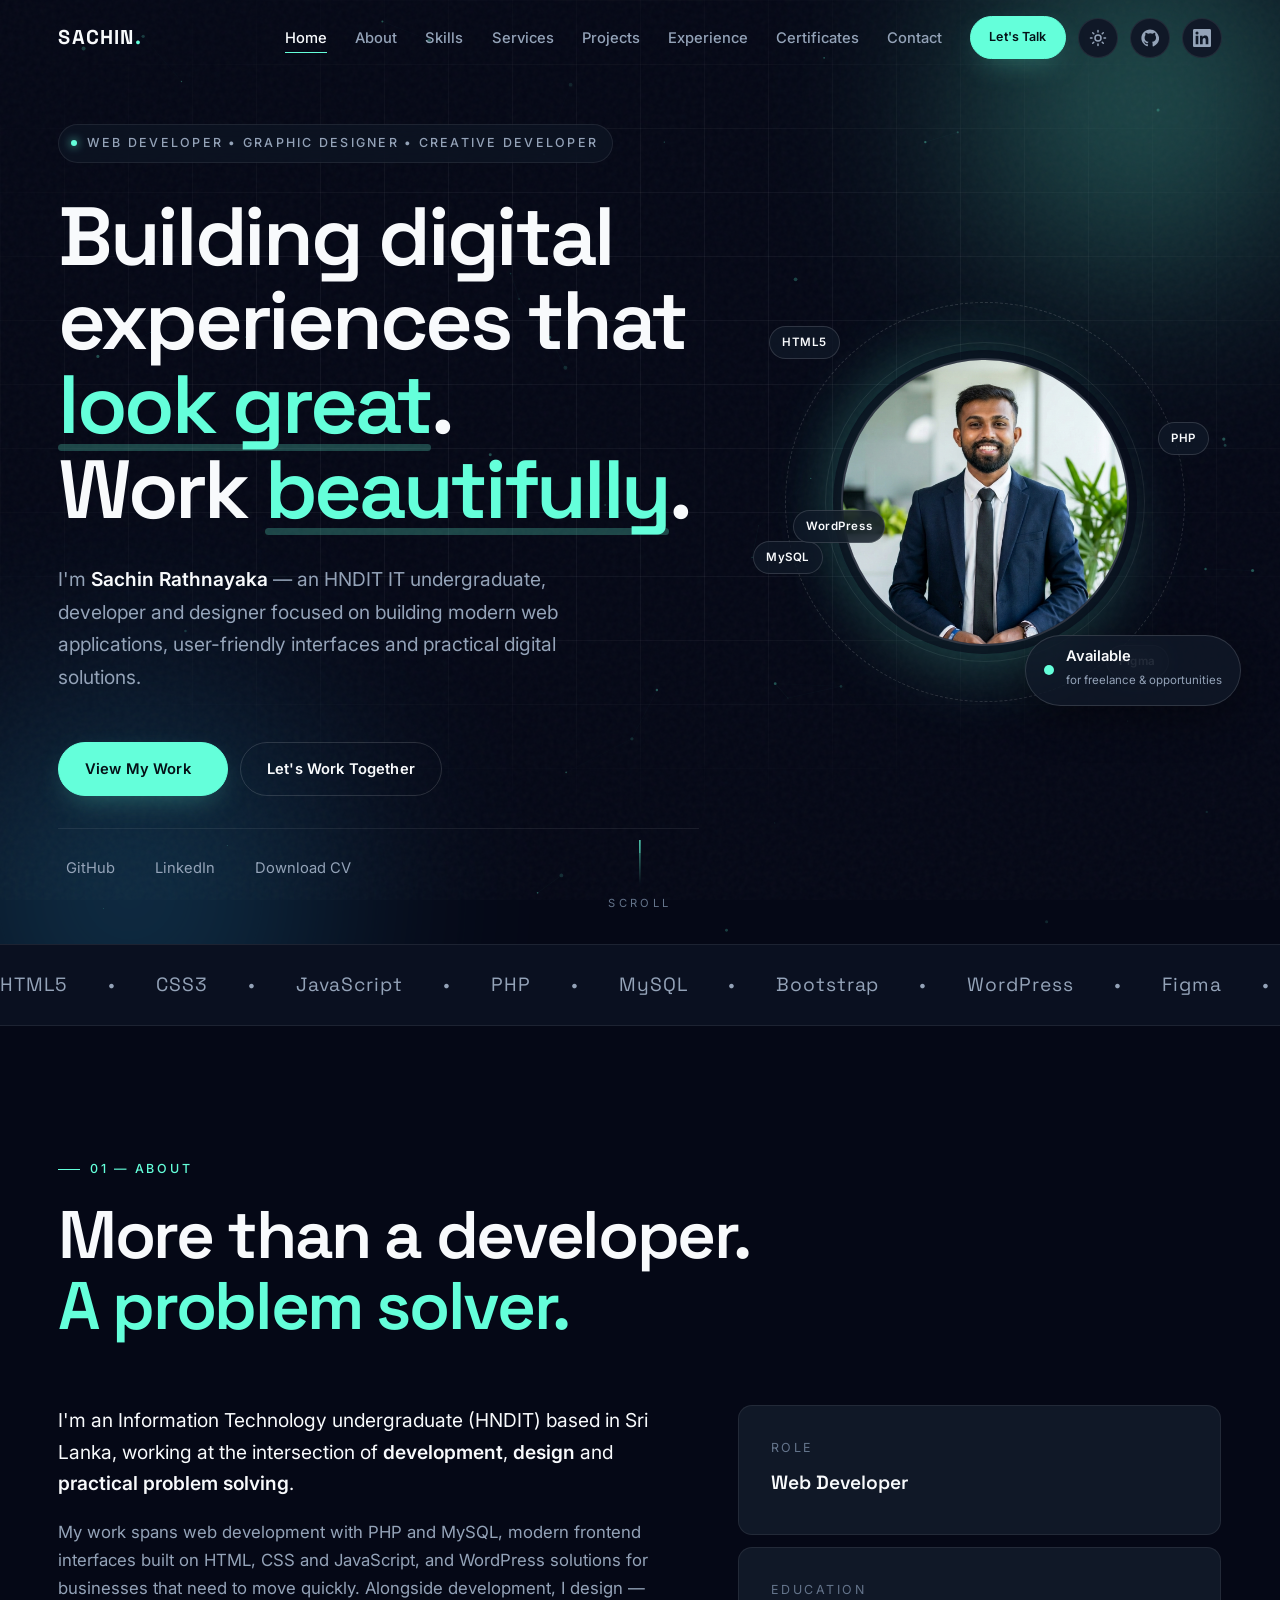
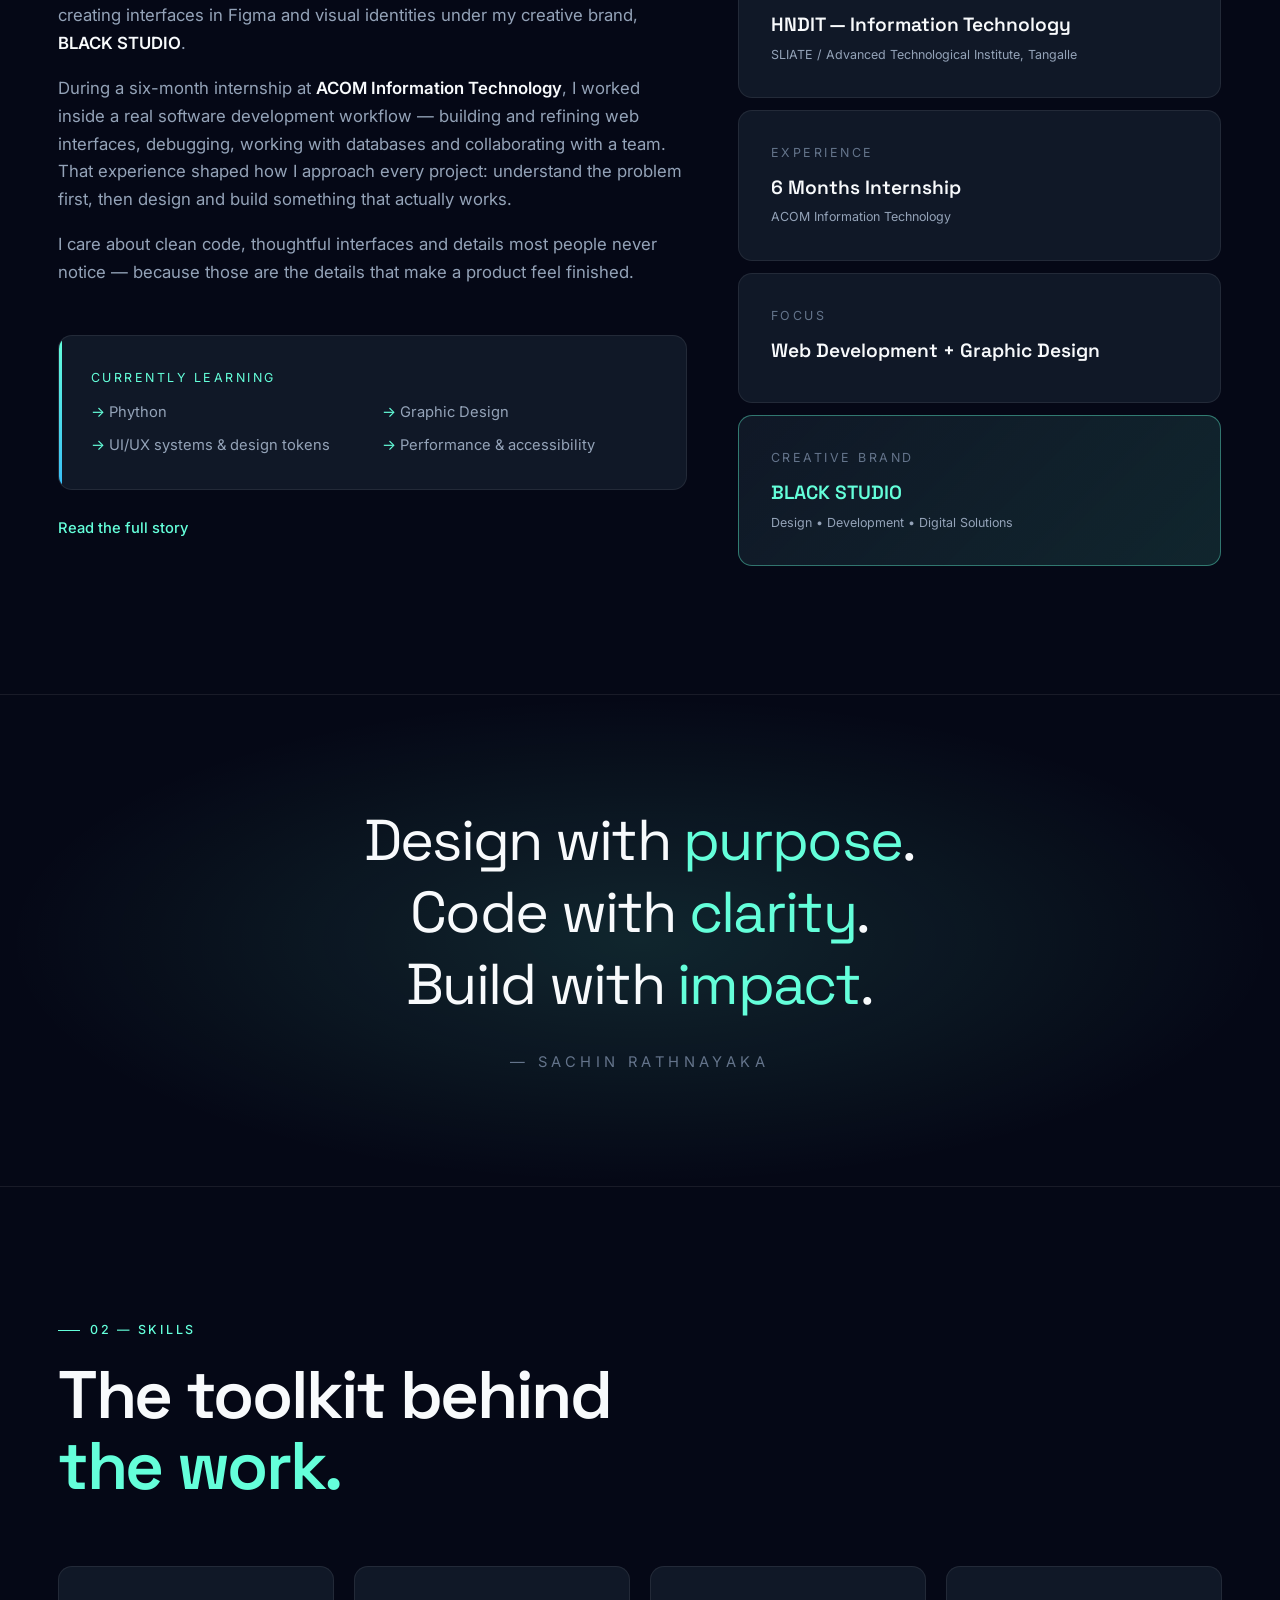
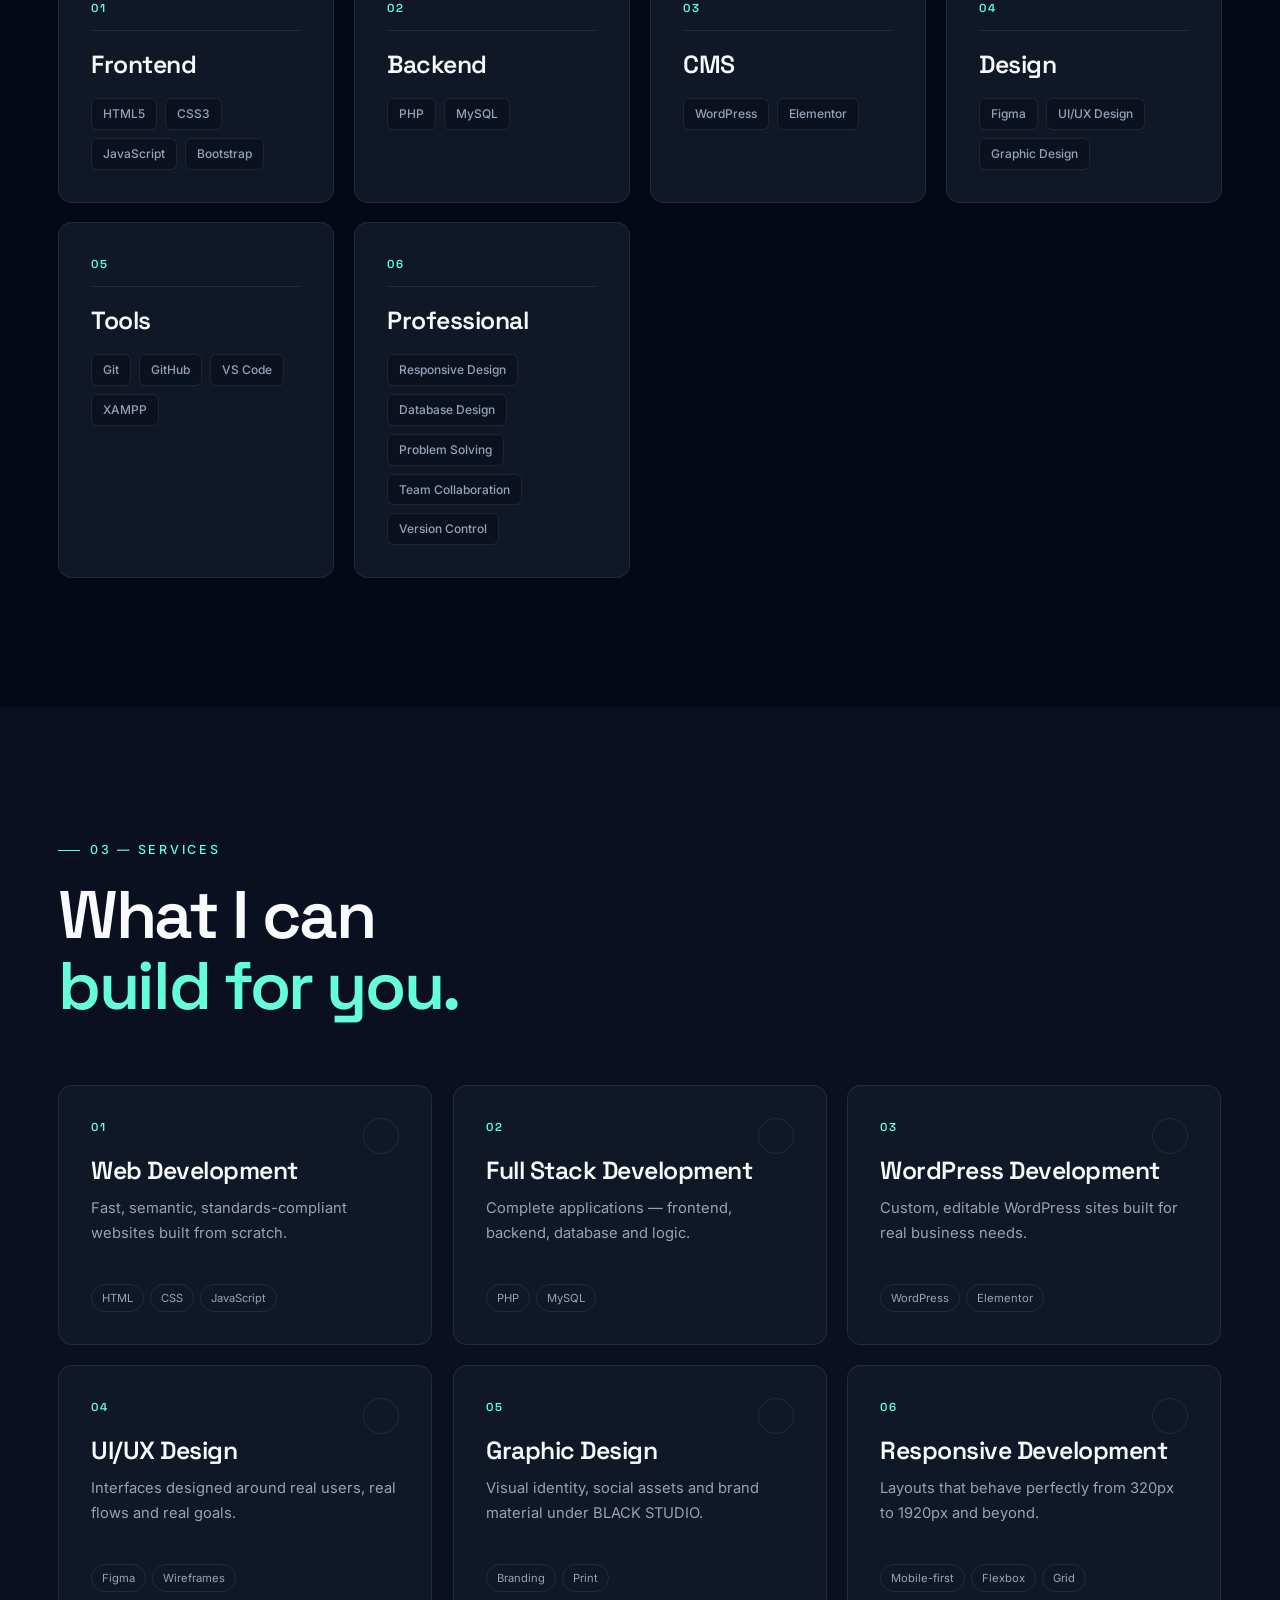
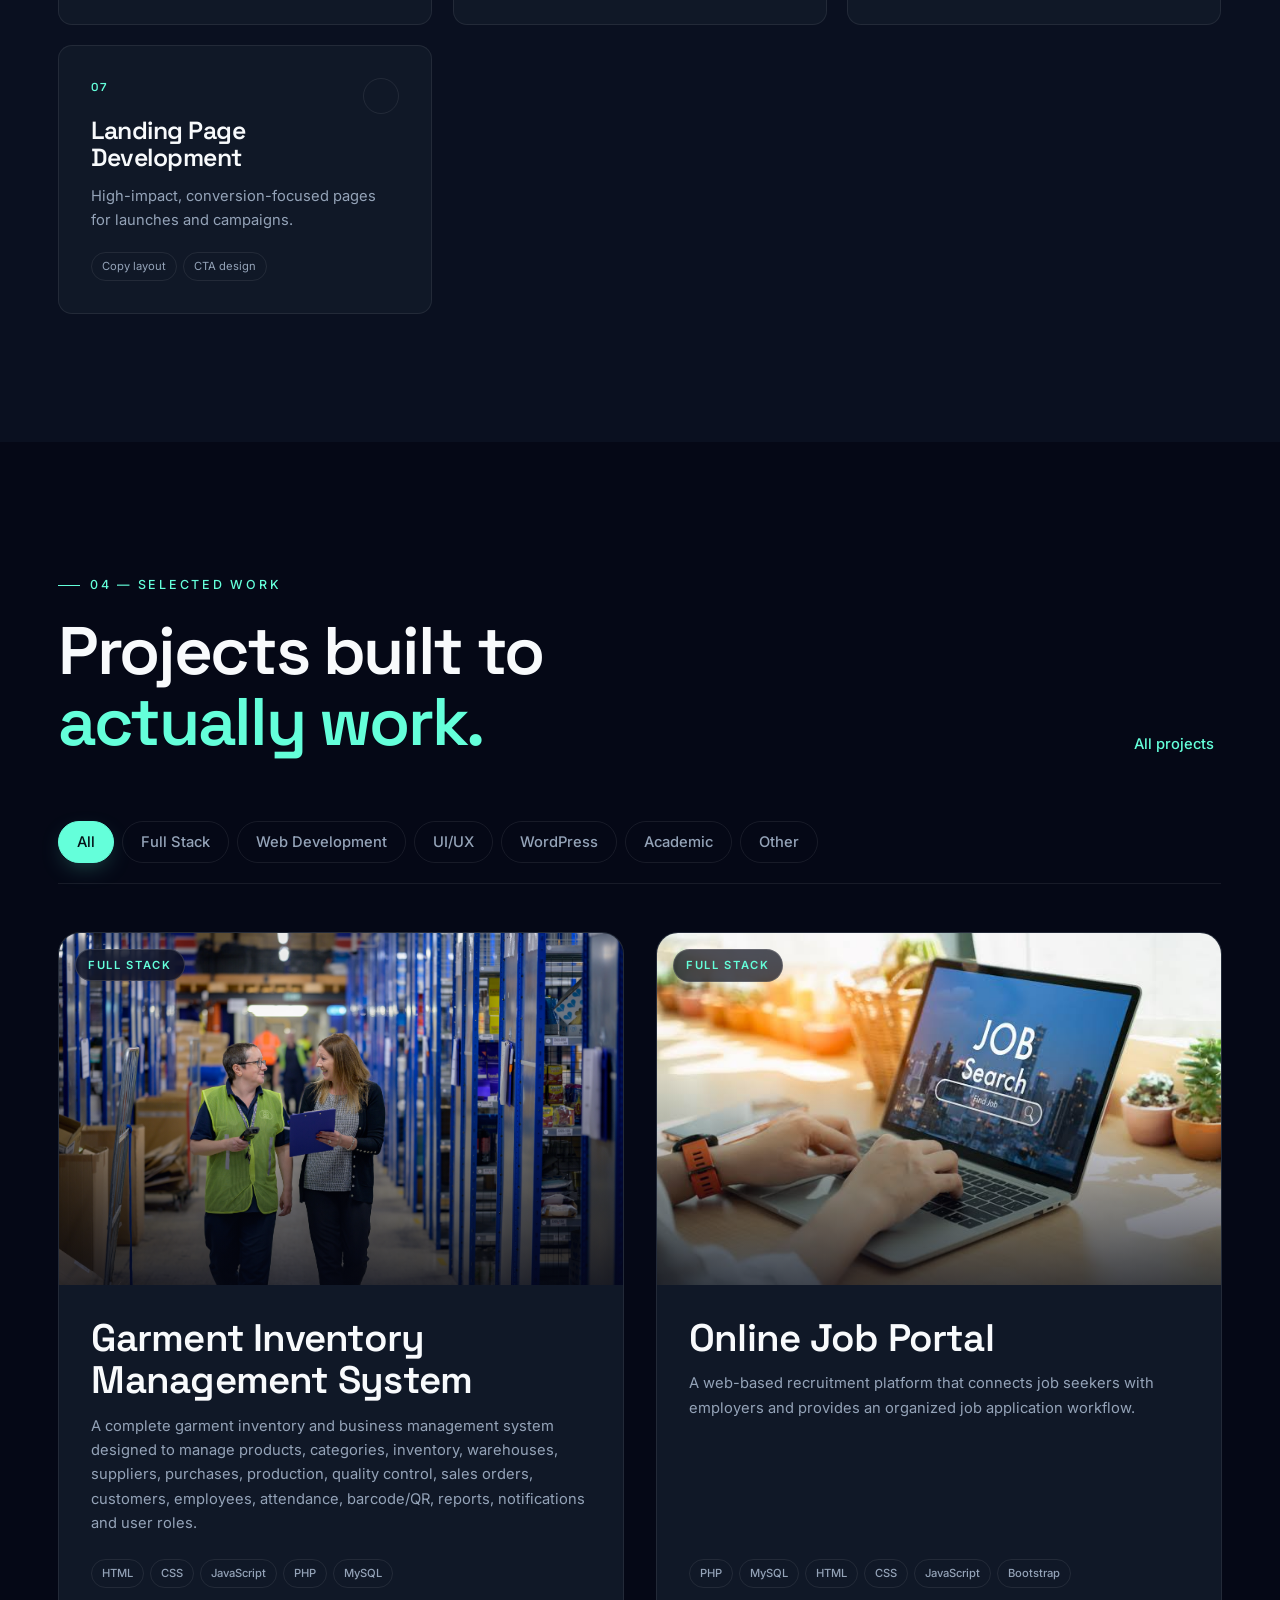
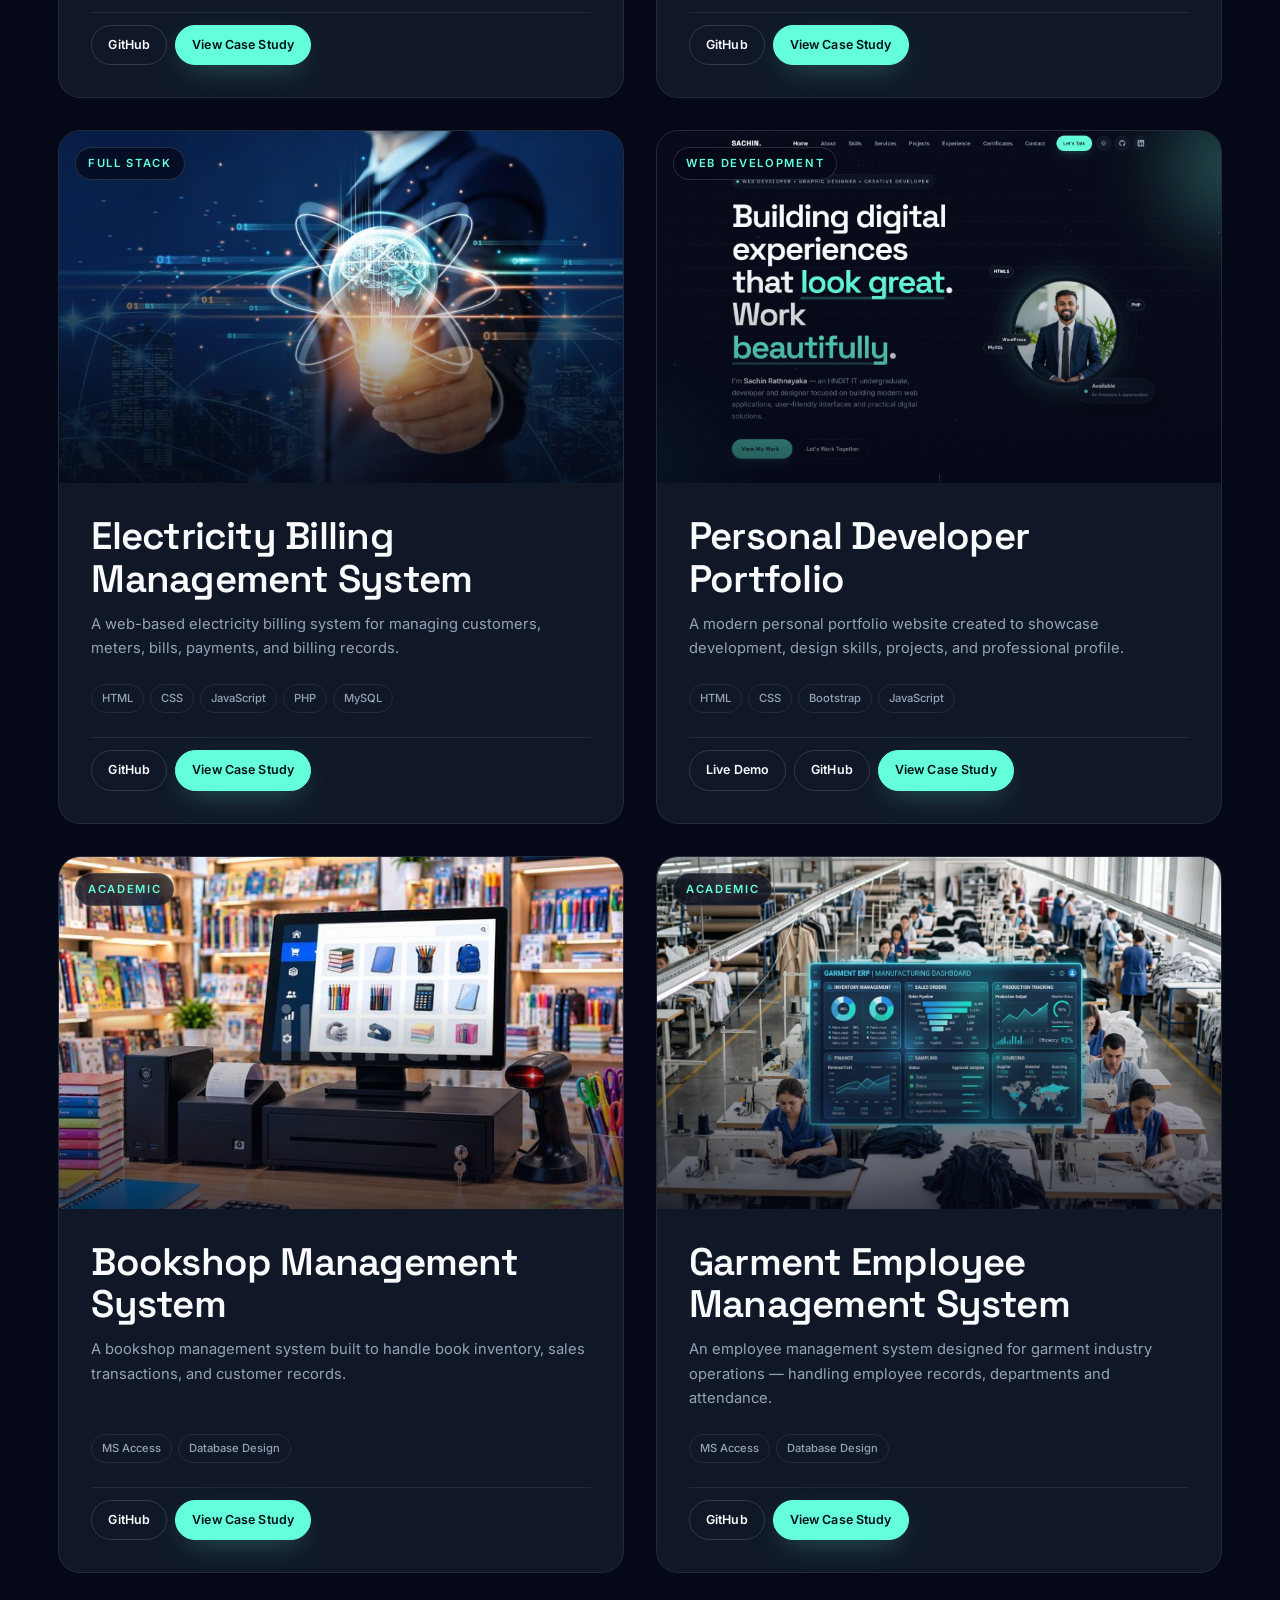
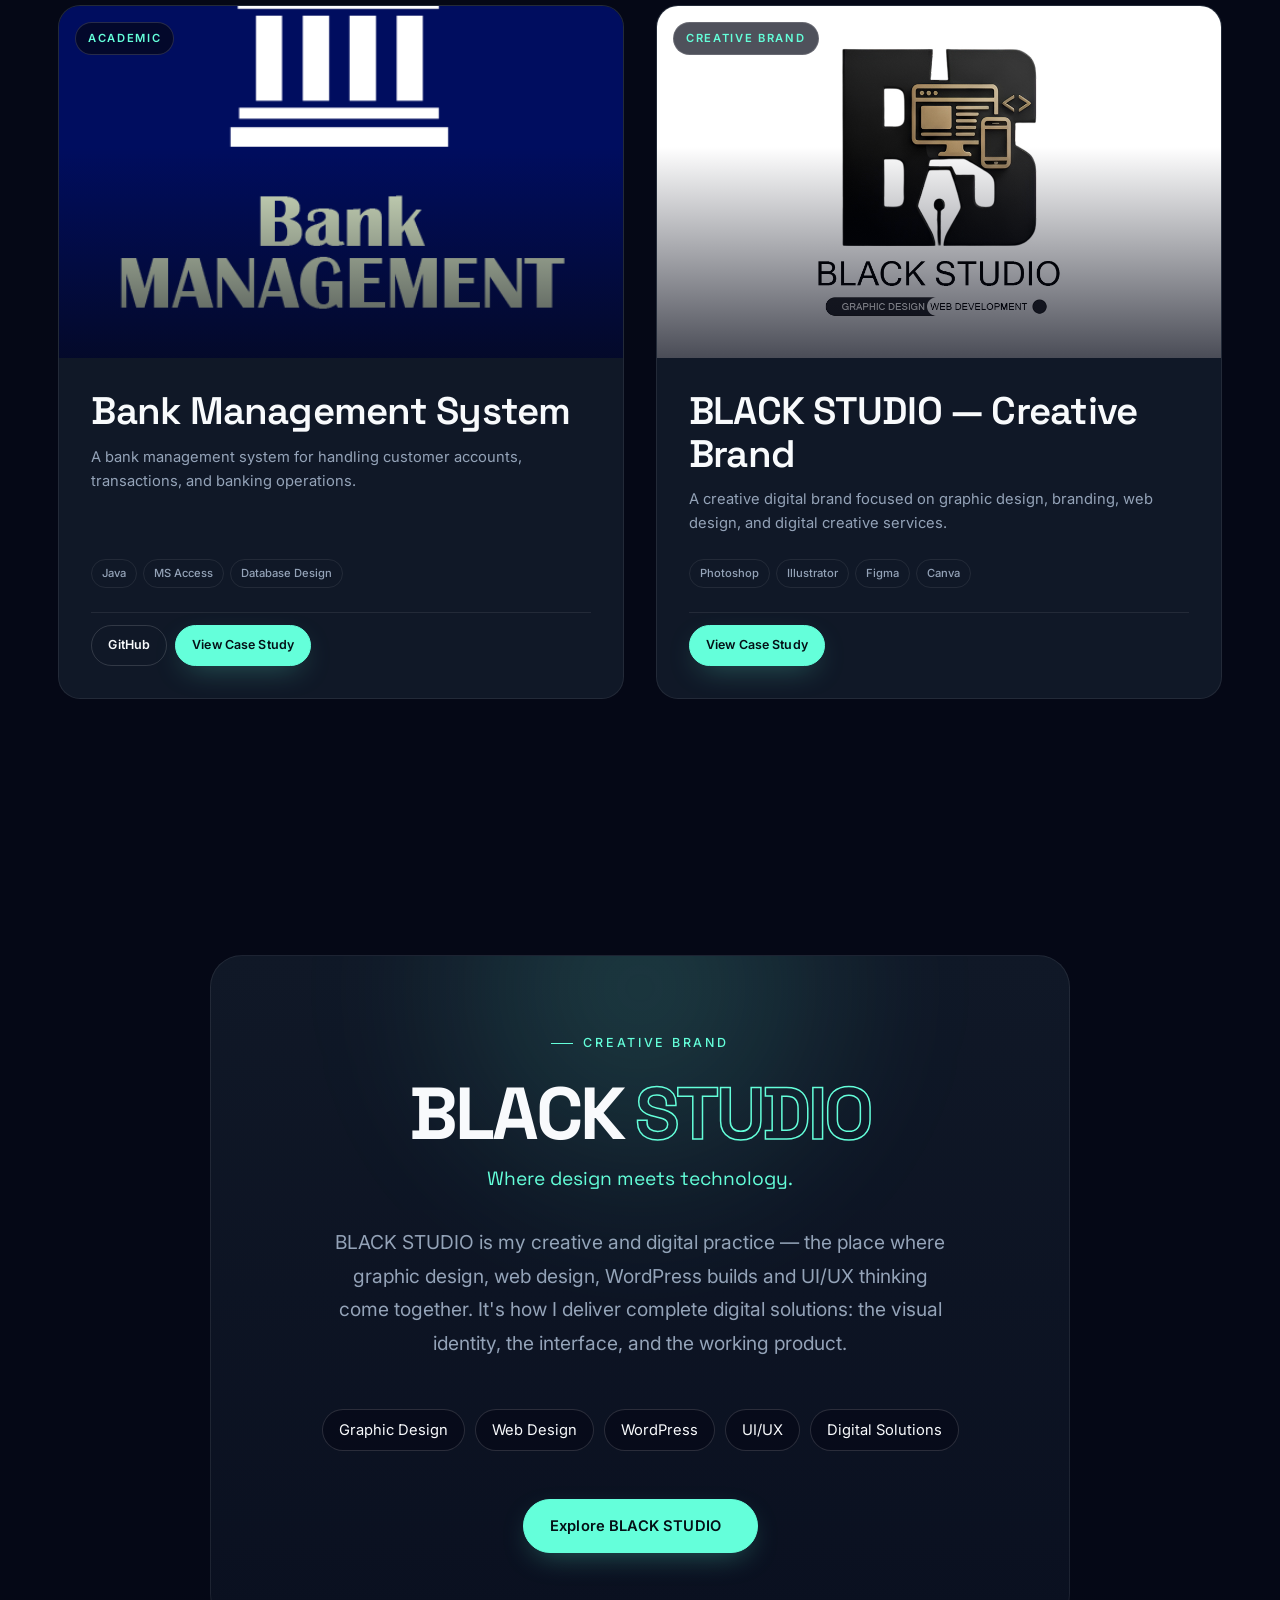
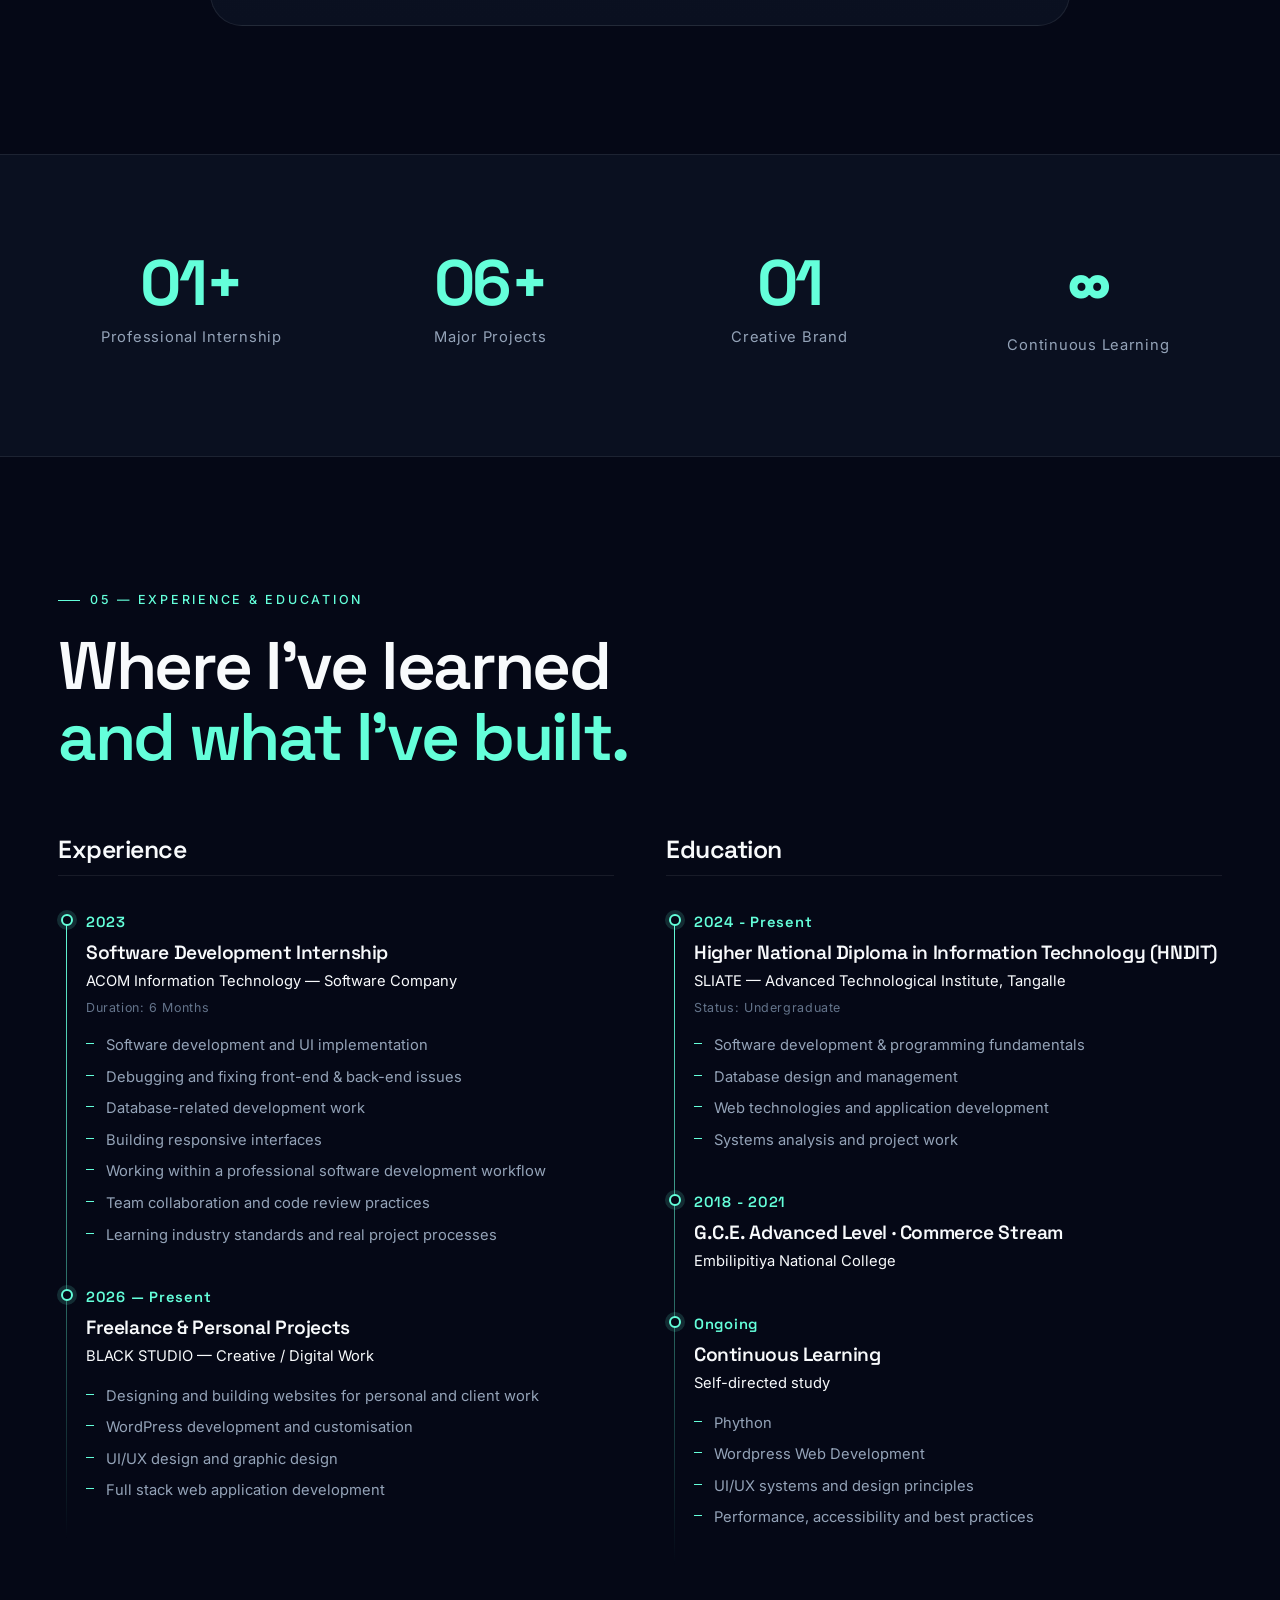
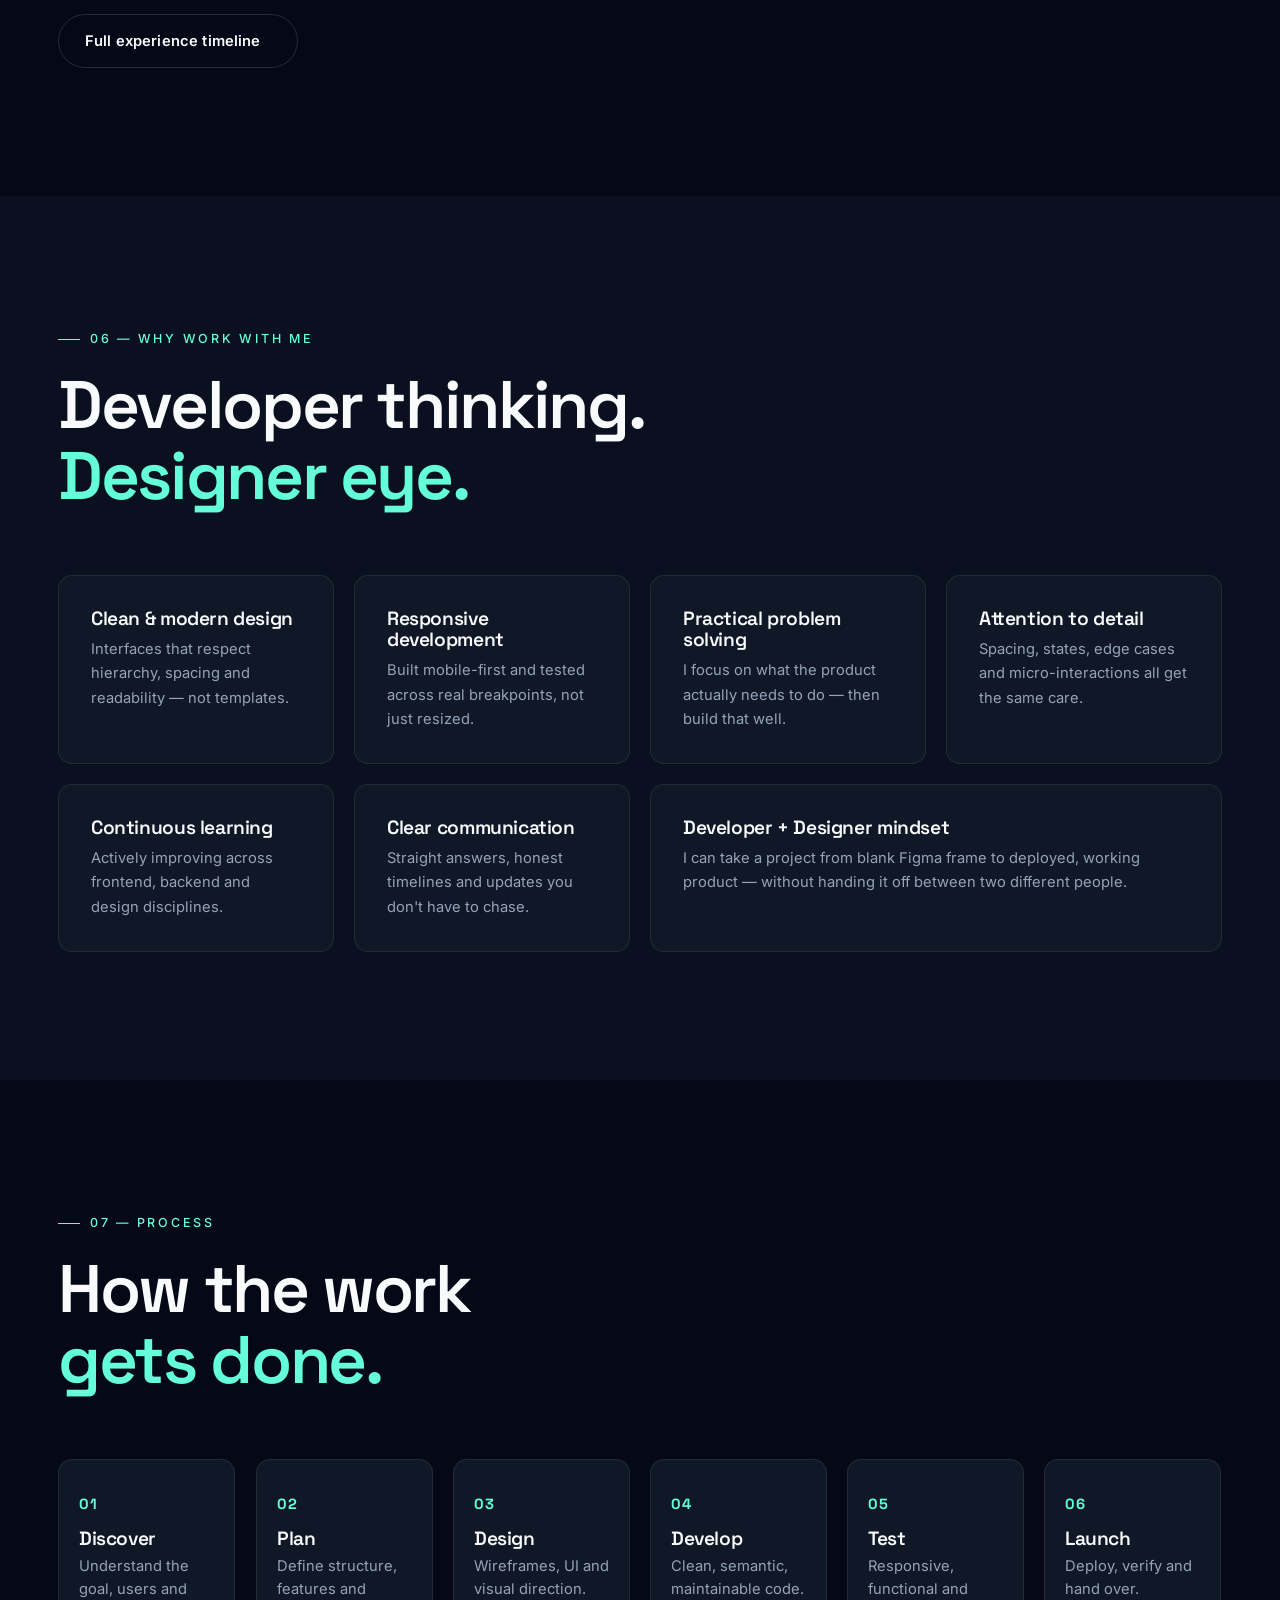
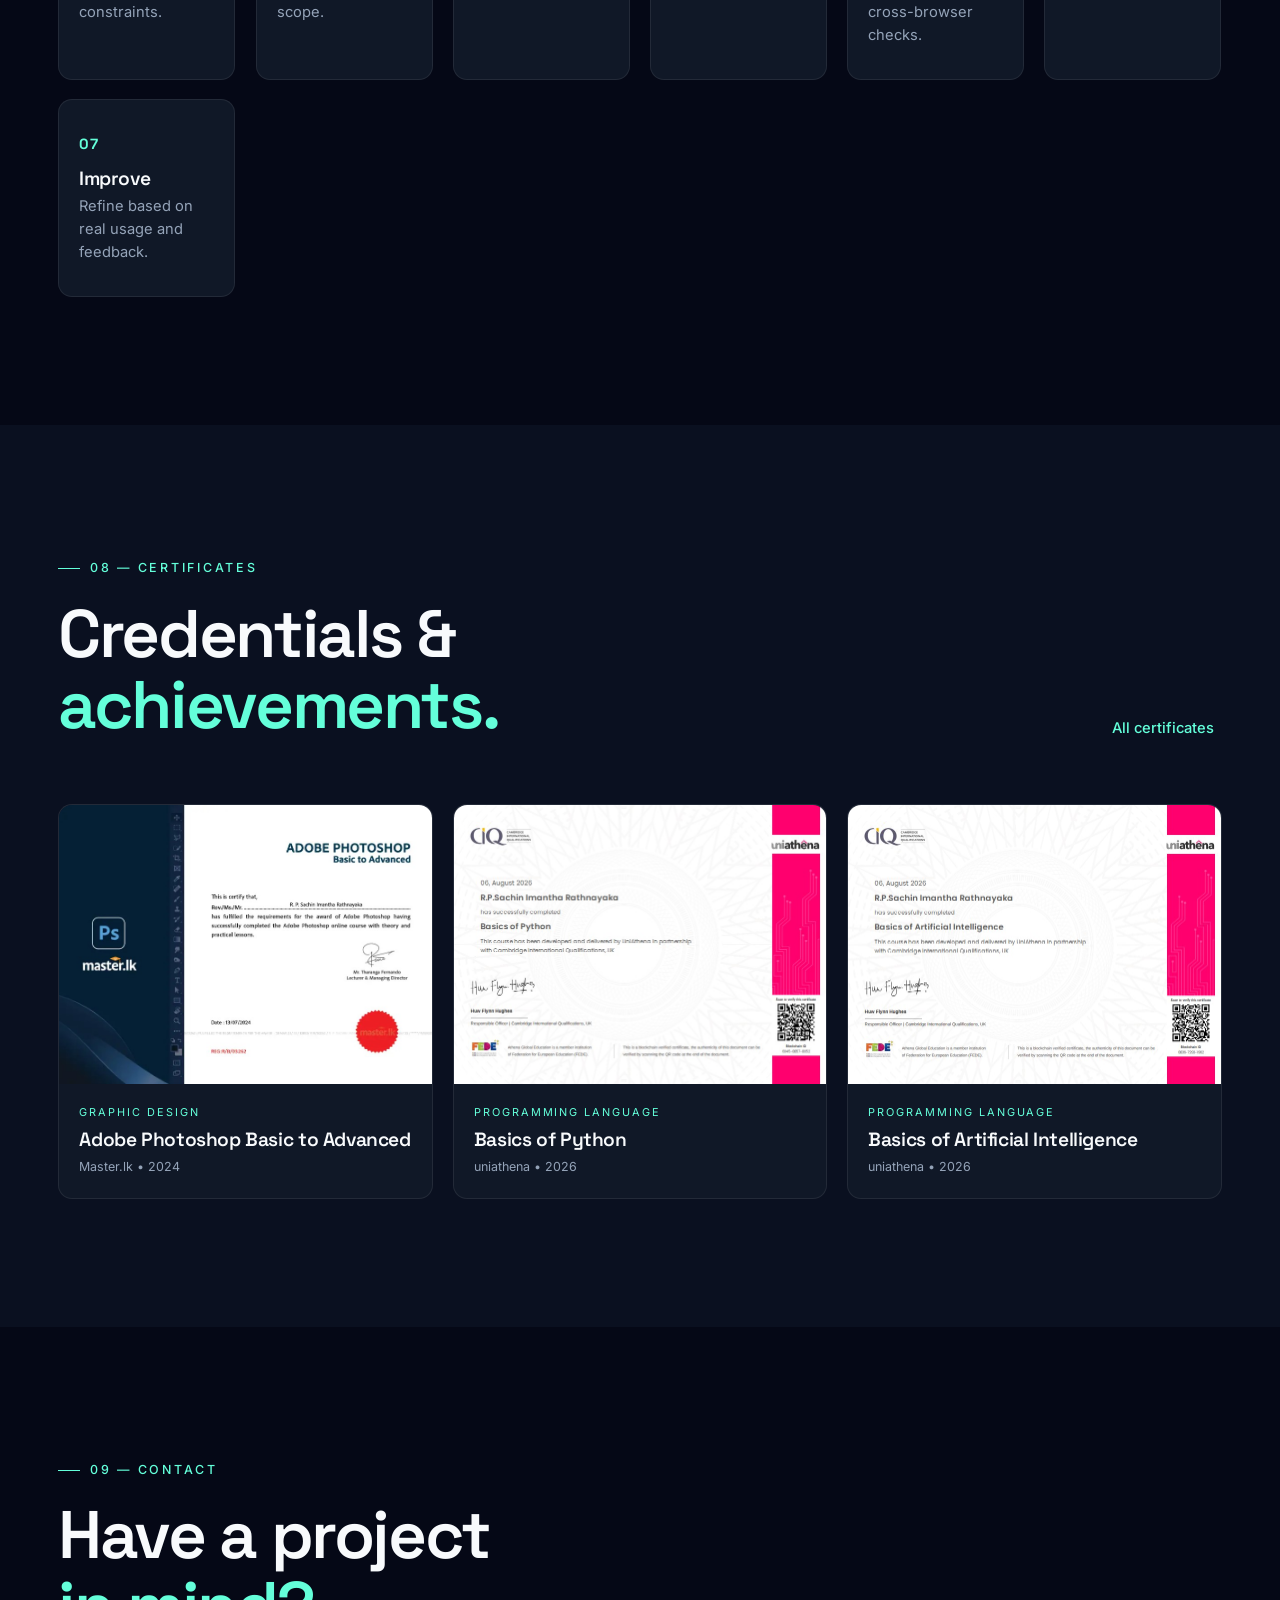
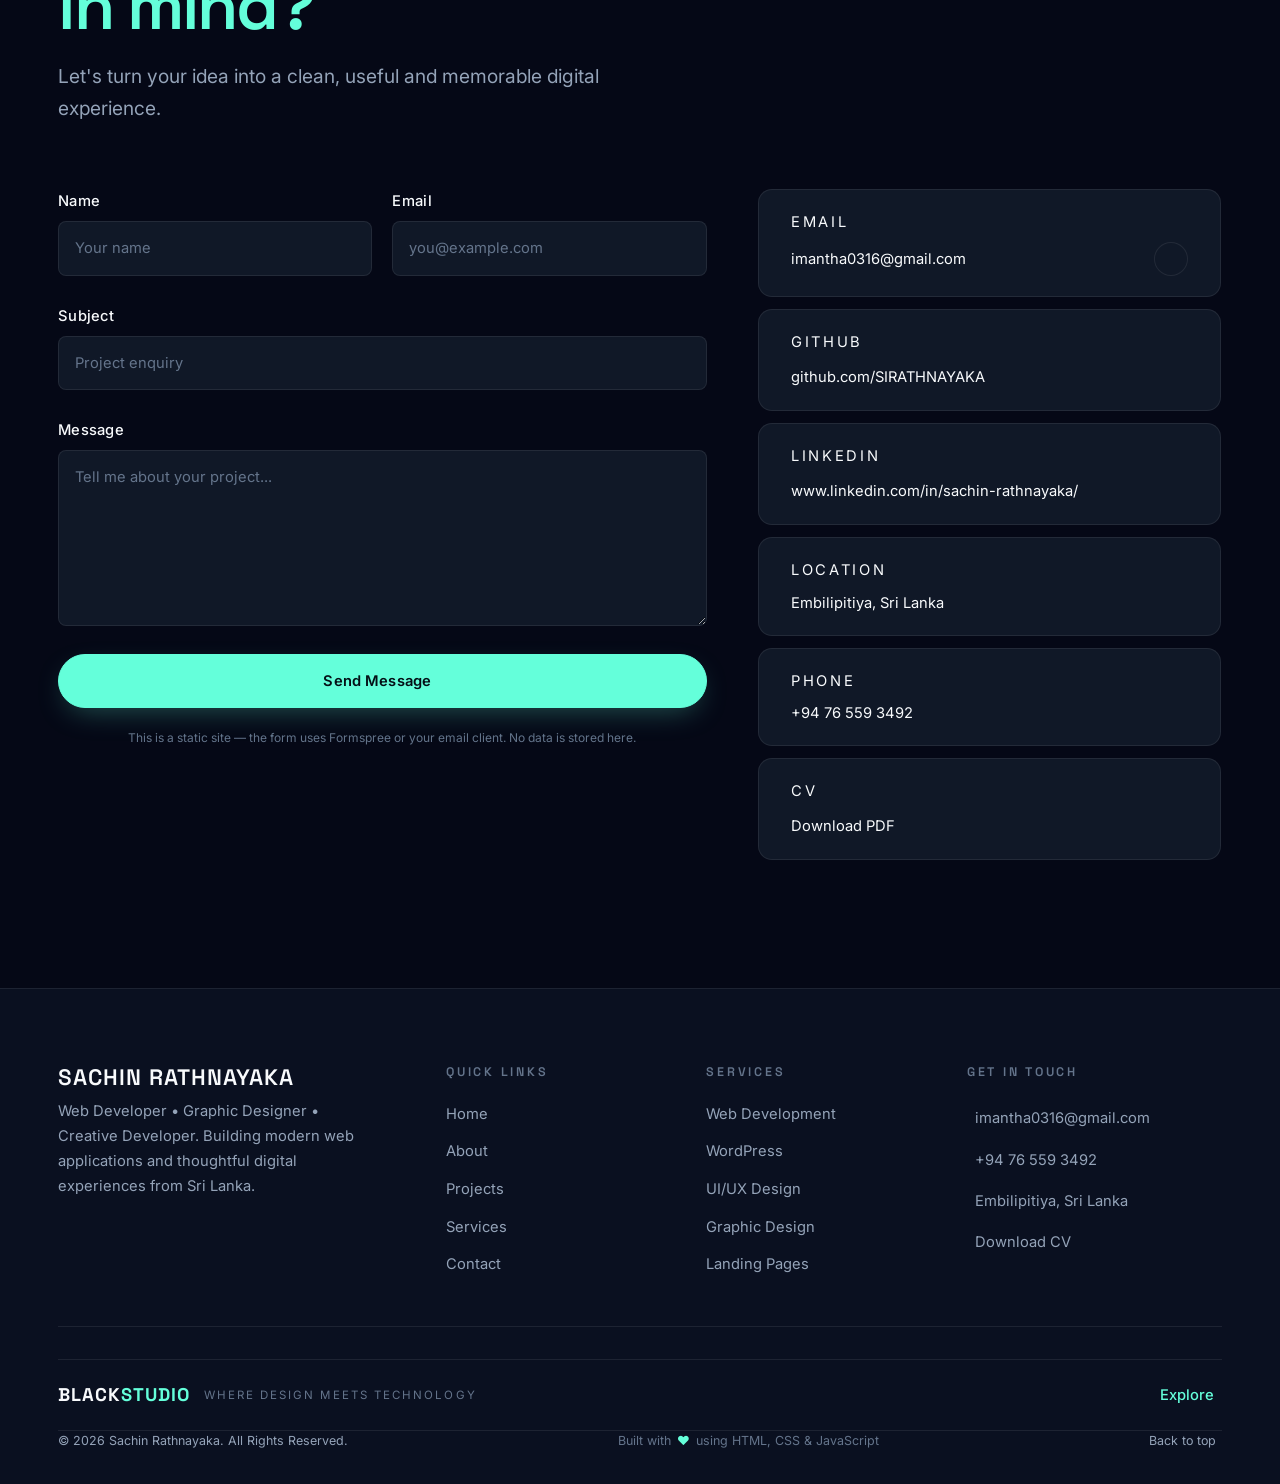
<file: index.html>
<!DOCTYPE html>
<html lang="en" data-theme="dark">
<head>
<meta charset="UTF-8">
<meta name="viewport" content="width=device-width, initial-scale=1">
<title>Sachin Rathnayaka — Web Developer & Graphic Designer</title>
<meta name="description" content="Sachin Rathnayaka — Web Developer, Graphic Designer and Creative Developer from Sri Lanka. Building modern web applications, WordPress sites and digital experiences.">
<meta name="author" content="Sachin Rathnayaka">
<meta name="keywords" content="Sachin Rathnayaka,  Web Developer Sri Lanka, Graphic Designer Sri Lanka, WordPress Developer Sri Lanka, UI UX Designer Sri Lanka, PHP MySQL Developer">
<link rel="canonical" href="https://sirathnayaka.github.io/portfolio/">

<!-- Open Graph -->
<meta property="og:type" content="website">
<meta property="og:title" content="Sachin Rathnayaka — Web Developer & Graphic Designer">
<meta property="og:description" content="Web Developer, Graphic Designer and Creative Developer from Sri Lanka.">
<meta property="og:url" content="https://sirathnayaka.github.io/portfolio/">
<meta property="og:image" content="assets/images/og/cover.jpg">

<!-- Twitter -->
<meta name="twitter:card" content="summary_large_image">
<meta name="twitter:title" content="Sachin Rathnayaka — Web Develop">
<meta name="twitter:description" content="Building modern web applications and thoughtful digital experiences.">
<meta name="twitter:image" content="assets/images/og/cover.jpg">

<meta name="theme-color" content="#050816">
<meta name="robots" content="index, follow">

<link rel="icon" href="assets/icons/favicon.svg" type="image/svg+xml">

<!-- Theme (no-flash) -->
<script src="assets/js/theme.js"></script>

<!-- Fonts -->
<link rel="preconnect" href="https://fonts.googleapis.com">
<link rel="preconnect" href="https://fonts.gstatic.com" crossorigin>
<link href="https://fonts.googleapis.com/css2?family=Inter:wght@400;500;600;700&family=Space+Grotesk:wght@500;600;700&display=swap" rel="stylesheet">

<!-- CSS -->
<link rel="stylesheet" href="assets/css/style.css">
<link rel="stylesheet" href="assets/css/components.css">
<link rel="stylesheet" href="assets/css/animations.css">
<link rel="stylesheet" href="assets/css/responsive.css">

<!-- JSON-LD -->
<script type="application/ld+json">
{
  "@context": "https://schema.org",
  "@type": "Person",
  "name": "Sachin Rathnayaka",
  "jobTitle": "Web Developer",
  "url": "https://sirathnayaka.github.io/premium-portfolio/",
  "sameAs": [
    "https://github.com/SIRATHNAYAKA"
  ],
  "knowsAbout": ["Web Development", "PHP", "MySQL", "JavaScript", "UI/UX Design", "WordPress"]
}
</script>
</head>

<body class="is-loading" data-page="home">

<!-- Loader -->
<div id="loader" class="loader" aria-hidden="true">
  <div class="loader__mark">Sachin Rathnayaka
    <span>.</span></div>
  <div class="loader__bar"><span></span></div>
</div>

<!-- Scroll progress -->
<div class="scroll-progress" aria-hidden="true"><span id="scrollBar"></span></div>

<!-- Custom cursor -->
<div class="cursor" aria-hidden="true">
  <div class="cursor__dot"></div>
  <div class="cursor__ring"></div>
</div>

<a class="skip-link" href="#main">Skip to main content</a>

<!-- HEADER injected by main.js -->
<div id="site-header"></div>

<main id="main">

  <!-- HERO -->
  <section class="hero" id="home">
    <div class="hero__bg" aria-hidden="true">
      <span class="hero__grid"></span>
      <span class="hero__blob hero__blob--1"></span>
      <span class="hero__blob hero__blob--2"></span>
      <canvas id="particles" class="hero__particles"></canvas>
    </div>

    <div class="container hero__inner">
      <div class="hero__content">
        <p class="eyebrow" data-reveal="up">
          <span class="eyebrow__dot"></span>
          Web Developer • Graphic Designer • Creative Developer
        </p>

        <h1 class="hero__title" data-reveal="up" data-delay="1">
          Building digital experiences
          that <em>look great</em>.<br>
          Work <em>beautifully</em>.
        </h1>

        <p class="hero__lead" data-reveal="up" data-delay="2">
          I'm <strong>Sachin Rathnayaka</strong> — an HNDIT IT undergraduate, developer and
          designer focused on building modern web applications, user-friendly interfaces
          and practical digital solutions.
        </p>

        <div class="hero__actions" data-reveal="up" data-delay="3">
          <a href="#projects" class="btn btn--primary magnetic">
            View My Work <span data-icon="arrow-right"></span>
          </a>
          <a href="#contact" class="btn btn--ghost magnetic">Let's Work Together</a>
        </div>

        <ul class="hero__links" data-reveal="up" data-delay="4">
          <li><a href="https://github.com/SIRATHNAYAKA" target="_blank" rel="noopener"><span data-icon="github"></span> GitHub</a></li>
          <li><a href="https://www.linkedin.com/in/sachin-rathnayaka/" target="_blank" rel="noopener"><span data-icon="linkedin"></span> LinkedIn</a></li>
          <li><a href="assets/downloads/Sachin Rathnayaka.pdf" download><span data-icon="download"></span> Download CV</a></li>
        </ul>
      </div>

      <div class="hero__visual" data-reveal="fade-left" data-delay="2">
        <div class="orb">
          <span class="orb__ring orb__ring--1"></span>
          <span class="orb__ring orb__ring--2"></span>
          <span class="orb__glow"></span>
          <div class="orb__photo">
            <img src="assets/images/profile/profile.png" alt="Portrait of Sachin Rathnayaka" width="640" height="800" decoding="async">
          </div>
          <span class="chip chip--float chip--1" style="--delay:0s">HTML5</span>
          <span class="chip chip--float chip--2" style="--delay:.8s">PHP</span>
          <span class="chip chip--float chip--3" style="--delay:1.6s">MySQL</span>
          <span class="chip chip--float chip--4" style="--delay:2.4s">Figma</span>
          <span class="chip chip--float chip--5" style="--delay:3.2s">WordPress</span>
        </div>
        <div class="status-card">
          <span class="status-card__pulse"></span>
          <div>
            <strong>Available</strong>
            <small>for freelance &amp; opportunities</small>
          </div>
        </div>
      </div>
    </div>

    <a href="#about" class="scroll-cue" aria-label="Scroll to about">
      <span class="scroll-cue__line"></span>
      <span class="scroll-cue__txt">Scroll</span>
    </a>
  </section>

  <!-- Marquee -->
  <div class="marquee" aria-hidden="true">
    <div class="marquee__track">
      <span>HTML5</span><span>•</span><span>CSS3</span><span>•</span><span>JavaScript</span><span>•</span>
      <span>PHP</span><span>•</span><span>MySQL</span><span>•</span><span>Bootstrap</span><span>•</span>
      <span>WordPress</span><span>•</span><span>Figma</span><span>•</span><span>Git</span><span>•</span>
      <span>UI/UX Design</span><span>•</span><span>Graphic Design</span><span>•</span>
      <span>HTML5</span><span>•</span><span>CSS3</span><span>•</span><span>JavaScript</span><span>•</span>
      <span>PHP</span><span>•</span><span>MySQL</span><span>•</span><span>Bootstrap</span><span>•</span>
      <span>WordPress</span><span>•</span><span>Figma</span><span>•</span><span>Git</span><span>•</span>
      <span>UI/UX Design</span><span>•</span><span>Graphic Design</span><span>•</span>
    </div>
  </div>

  <!-- ABOUT -->
  <section class="section" id="about">
    <div class="container">
      <header class="section__head">
        <p class="section__index" data-reveal="up">01 — About</p>
        <h2 class="section__title" data-reveal="up" data-delay="1">
          More than a developer.<br><em>A problem solver.</em>
        </h2>
      </header>

      <div class="about">
        <div class="about__text" data-reveal="up">
          <p class="lead">
            I'm an Information Technology undergraduate (HNDIT) based in Sri Lanka,
            working at the intersection of <strong>development</strong>, <strong>design</strong>
            and <strong>practical problem solving</strong>.
          </p>
          <p>
            My work spans web development with PHP and MySQL, modern frontend
            interfaces built on HTML, CSS and JavaScript, and WordPress solutions for
            businesses that need to move quickly. Alongside development, I design —
            creating interfaces in Figma and visual identities under my creative brand,
            <strong>BLACK STUDIO</strong>.
          </p>
          <p>
            During a six-month internship at <strong>ACOM Information Technology</strong>,
            I worked inside a real software development workflow — building and refining
            web interfaces, debugging, working with databases and collaborating with a team.
            That experience shaped how I approach every project: understand the problem first,
            then design and build something that actually works.
          </p>
          <p>
            I care about clean code, thoughtful interfaces and details most people never
            notice — because those are the details that make a product feel finished.
          </p>

          <div class="learning">
            <p class="learning__label">Currently learning</p>
            <ul class="learning__list">
              <li>Phython</li>
              <li>Graphic Design</li>
              <li>UI/UX systems &amp; design tokens</li>
              <li>Performance &amp; accessibility</li>
            </ul>
          </div>

          <p style="margin-top:1.5rem"><a href="about.html" class="link-arrow">Read the full story <span data-icon="arrow-right"></span></a></p>
        </div>

        <aside class="about__cards" data-reveal="fade-left" data-delay="2">
          <article class="info-card">
            <p class="info-card__label">Role</p>
            <p class="info-card__value">Web Developer</p>
          </article>
          <article class="info-card">
            <p class="info-card__label">Education</p>
            <p class="info-card__value">HNDIT — Information Technology</p>
            <p class="info-card__meta">SLIATE / Advanced Technological Institute, Tangalle</p>
          </article>
          <article class="info-card">
            <p class="info-card__label">Experience</p>
            <p class="info-card__value">6 Months Internship</p>
            <p class="info-card__meta">ACOM Information Technology</p>
          </article>
          <article class="info-card">
            <p class="info-card__label">Focus</p>
            <p class="info-card__value">Web Development + Graphic Design</p>
          </article>
          <article class="info-card info-card--accent">
            <p class="info-card__label">Creative Brand</p>
            <p class="info-card__value">BLACK STUDIO</p>
            <p class="info-card__meta">Design • Development • Digital Solutions</p>
          </article>
        </aside>
      </div>
    </div>
  </section>

  <!-- STATEMENT -->
  <section class="statement">
    <div class="container">
      <blockquote class="statement__quote" data-reveal="up">
        <span>Design with <em>purpose</em>.</span>
        <span>Code with <em>clarity</em>.</span>
        <span>Build with <em>impact</em>.</span>
      </blockquote>
      <p class="statement__by" data-reveal="up" data-delay="2">— Sachin Rathnayaka</p>
    </div>
  </section>

  <!-- SKILLS -->
  <section class="section" id="skills">
    <div class="container">
      <header class="section__head">
        <p class="section__index" data-reveal="up">02 — Skills</p>
        <h2 class="section__title" data-reveal="up" data-delay="1">
          The toolkit behind<br><em>the work.</em>
        </h2>
      </header>

      <div class="skills">
        <article class="skill-card" data-reveal="up">
          <span class="skill-card__num">01</span>
          <h3 class="skill-card__title">Frontend</h3>
          <ul class="skill-tags"><li>HTML5</li><li>CSS3</li><li>JavaScript</li><li>Bootstrap</li></ul>
        </article>
        <article class="skill-card" data-reveal="up" data-delay="1">
          <span class="skill-card__num">02</span>
          <h3 class="skill-card__title">Backend</h3>
          <ul class="skill-tags"><li>PHP</li><li>MySQL</li></ul>
        </article>
        <article class="skill-card" data-reveal="up" data-delay="2">
          <span class="skill-card__num">03</span>
          <h3 class="skill-card__title">CMS</h3>
          <ul class="skill-tags"><li>WordPress</li><li>Elementor</li></ul>
        </article>
        <article class="skill-card" data-reveal="up" data-delay="3">
          <span class="skill-card__num">04</span>
          <h3 class="skill-card__title">Design</h3>
          <ul class="skill-tags"><li>Figma</li><li>UI/UX Design</li><li>Graphic Design</li></ul>
        </article>
        <article class="skill-card" data-reveal="up" data-delay="4">
          <span class="skill-card__num">05</span>
          <h3 class="skill-card__title">Tools</h3>
          <ul class="skill-tags"><li>Git</li><li>GitHub</li><li>VS Code</li><li>XAMPP</li></ul>
        </article>
        <article class="skill-card" data-reveal="up" data-delay="5">
          <span class="skill-card__num">06</span>
          <h3 class="skill-card__title">Professional</h3>
          <ul class="skill-tags">
            <li>Responsive Design</li><li>Database Design</li>
            <li>Problem Solving</li><li>Team Collaboration</li><li>Version Control</li>
          </ul>
        </article>
      </div>
    </div>
  </section>

  <!-- SERVICES -->
  <section class="section section--alt" id="services">
    <div class="container">
      <header class="section__head">
        <p class="section__index" data-reveal="up">03 — Services</p>
        <h2 class="section__title" data-reveal="up" data-delay="1">
          What I can<br><em>build for you.</em>
        </h2>
      </header>

      <div class="services">
        <a href="services.html" class="service-card" data-reveal="up">
          <span class="service-card__num">01</span>
          <h3>Web Development</h3>
          <p>Fast, semantic, standards-compliant websites built from scratch.</p>
          <ul class="service-card__tags"><li>HTML</li><li>CSS</li><li>JavaScript</li></ul>
          <span class="service-card__arrow"><span data-icon="arrow-up-right"></span></span>
        </a>
        <a href="services.html" class="service-card" data-reveal="up" data-delay="1">
          <span class="service-card__num">02</span>
          <h3>Full Stack Development</h3>
          <p>Complete applications — frontend, backend, database and logic.</p>
          <ul class="service-card__tags"><li>PHP</li><li>MySQL</li></ul>
          <span class="service-card__arrow"><span data-icon="arrow-up-right"></span></span>
        </a>
        <a href="services.html" class="service-card" data-reveal="up" data-delay="2">
          <span class="service-card__num">03</span>
          <h3>WordPress Development</h3>
          <p>Custom, editable WordPress sites built for real business needs.</p>
          <ul class="service-card__tags"><li>WordPress</li><li>Elementor</li></ul>
          <span class="service-card__arrow"><span data-icon="arrow-up-right"></span></span>
        </a>
        <a href="services.html" class="service-card" data-reveal="up" data-delay="3">
          <span class="service-card__num">04</span>
          <h3>UI/UX Design</h3>
          <p>Interfaces designed around real users, real flows and real goals.</p>
          <ul class="service-card__tags"><li>Figma</li><li>Wireframes</li></ul>
          <span class="service-card__arrow"><span data-icon="arrow-up-right"></span></span>
        </a>
        <a href="services.html" class="service-card" data-reveal="up" data-delay="4">
          <span class="service-card__num">05</span>
          <h3>Graphic Design</h3>
          <p>Visual identity, social assets and brand material under BLACK STUDIO.</p>
          <ul class="service-card__tags"><li>Branding</li><li>Print</li></ul>
          <span class="service-card__arrow"><span data-icon="arrow-up-right"></span></span>
        </a>
        <a href="services.html" class="service-card" data-reveal="up" data-delay="5">
          <span class="service-card__num">06</span>
          <h3>Responsive Development</h3>
          <p>Layouts that behave perfectly from 320px to 1920px and beyond.</p>
          <ul class="service-card__tags"><li>Mobile-first</li><li>Flexbox</li><li>Grid</li></ul>
          <span class="service-card__arrow"><span data-icon="arrow-up-right"></span></span>
        </a>
        <!--<a href="services.html" class="service-card" data-reveal="up" data-delay="6">
          <span class="service-card__num">07</span>
          <h3>Website Redesign</h3>
          <p>Modernise outdated sites — better structure, speed and usability.</p>
          <ul class="service-card__tags"><li>Audit</li><li>Refactor</li></ul>
          <span class="service-card__arrow"><span data-icon="arrow-up-right"></span></span>
        </a>-->
        <a href="services.html" class="service-card" data-reveal="up" data-delay="7">
          <span class="service-card__num">07</span>
          <h3>Landing Page Development</h3>
          <p>High-impact, conversion-focused pages for launches and campaigns.</p>
          <ul class="service-card__tags"><li>Copy layout</li><li>CTA design</li></ul>
          <span class="service-card__arrow"><span data-icon="arrow-up-right"></span></span>
        </a>
      </div>
    </div>
  </section>

  <!-- PROJECTS -->
  <section class="section" id="projects">
    <div class="container">
      <header class="section__head section__head--split">
        <div>
          <p class="section__index" data-reveal="up">04 — Selected Work</p>
          <h2 class="section__title" data-reveal="up" data-delay="1">
            Projects built to<br><em>actually work.</em>
          </h2>
        </div>
        <a href="projects.html" class="link-arrow" data-reveal="up" data-delay="2">
          All projects <span data-icon="arrow-right"></span>
        </a>
      </header>

      <div class="filters" role="tablist" aria-label="Filter projects by category" data-reveal="up">
        <button class="filter is-active" data-filter="all" role="tab" aria-selected="true">All</button>
        <button class="filter" data-filter="full-stack" role="tab" aria-selected="false">Full Stack</button>
        <button class="filter" data-filter="web" role="tab" aria-selected="false">Web Development</button>
        <button class="filter" data-filter="uiux" role="tab" aria-selected="false">UI/UX</button>
        <button class="filter" data-filter="wordpress" role="tab" aria-selected="false">WordPress</button>
        <button class="filter" data-filter="academic" role="tab" aria-selected="false">Academic</button>
        <button class="filter" data-filter="other" role="tab" aria-selected="false">Other</button>
      </div>

      <div class="projects" id="projectGrid" aria-live="polite"></div>
    </div>
  </section>

  <!-- BLACK STUDIO -->
  <section class="section studio" id="studio">
    <div class="container">
      <div class="studio__inner" data-reveal="up">
        <div class="studio__glow" aria-hidden="true"></div>
        <p class="section__index">Creative Brand</p>
        <h2 class="studio__title">BLACK<span>STUDIO</span></h2>
        <p class="studio__sub">Where design meets technology.</p>
        <p class="studio__text">
          BLACK STUDIO is my creative and digital practice — the place where graphic design,
          web design, WordPress builds and UI/UX thinking come together. It's how I deliver
          complete digital solutions: the visual identity, the interface, and the working product.
        </p>
        <ul class="studio__services">
          <li>Graphic Design</li>
          <li>Web Design</li>
          <li>WordPress</li>
          <li>UI/UX</li>
          <li>Digital Solutions</li>
        </ul>
        <a href="services.html" class="btn btn--primary magnetic">
          Explore BLACK STUDIO <span data-icon="arrow-right"></span>
        </a>
      </div>
    </div>
  </section>

  <!-- STATS -->
  <section class="stats">
    <div class="container stats__grid">
      <div class="stat" data-reveal="up">
        <span class="stat__num" data-count="1" data-suffix="+">0</span>
        <span class="stat__label">Professional Internship</span>
      </div>
      <div class="stat" data-reveal="up" data-delay="1">
        <span class="stat__num" data-count="6" data-suffix="+">0</span>
        <span class="stat__label">Major Projects</span>
      </div>
      <div class="stat" data-reveal="up" data-delay="2">
        <span class="stat__num" data-count="1">0</span>
        <span class="stat__label">Creative Brand</span>
      </div>
      <div class="stat" data-reveal="up" data-delay="3">
        <span class="stat__num stat__num--inf">∞</span>
        <span class="stat__label">Continuous Learning</span>
      </div>
    </div>
  </section>

  <!-- EXPERIENCE -->
  <section class="section" id="experience">
    <div class="container">
      <header class="section__head">
        <p class="section__index" data-reveal="up">05 — Experience &amp; Education</p>
        <h2 class="section__title" data-reveal="up" data-delay="1">
          Where I've learned<br><em>and what I've built.</em>
        </h2>
      </header>

      <div class="timeline-wrap">
        <div class="timeline-col">
          <h3 class="timeline-col__title" data-reveal="up">Experience</h3>
          <ol class="timeline">
            <li class="timeline__item" data-reveal="up">
              <span class="timeline__year">2023</span>
              <div class="timeline__card">
                <h4>Software Development Internship</h4>
                <p class="timeline__org">ACOM Information Technology — Software Company</p>
                <p class="timeline__meta">Duration: 6 Months</p>
                <ul class="timeline__list">
                  <li>Software development and UI implementation</li>
                  <li>Debugging and fixing front-end &amp; back-end issues</li>
                  <li>Database-related development work</li>
                  <li>Building responsive interfaces</li>
                  <li>Working within a professional software development workflow</li>
                  <li>Team collaboration and code review practices</li>
                  <li>Learning industry standards and real project processes</li>
                </ul>
              </div>
            </li>
            <li class="timeline__item" data-reveal="up" data-delay="1">
              <span class="timeline__year">2026 — Present</span>
              <div class="timeline__card">
                <h4>Freelance &amp; Personal Projects</h4>
                <p class="timeline__org">BLACK STUDIO — Creative / Digital Work</p>
                <ul class="timeline__list">
                  <li>Designing and building websites for personal and client work</li>
                  <li>WordPress development and customisation</li>
                  <li>UI/UX design and graphic design</li>
                  <li>Full stack web application development</li>
                </ul>
              </div>
            </li>
          </ol>
        </div>

        <div class="timeline-col">
          <h3 class="timeline-col__title" data-reveal="up">Education</h3>
          <ol class="timeline">
            <li class="timeline__item" data-reveal="up">
              <span class="timeline__year">2024 - Present</span>
              <div class="timeline__card">
                <h4>Higher National Diploma in Information Technology (HNDIT)</h4>
                <p class="timeline__org">SLIATE — Advanced Technological Institute, Tangalle</p>
                <p class="timeline__meta">Status: Undergraduate</p>
                <ul class="timeline__list">
                  <li>Software development &amp; programming fundamentals</li>
                  <li>Database design and management</li>
                  <li>Web technologies and application development</li>
                  <li>Systems analysis and project work</li>
                </ul>
              </div>
            </li>

            <li class="timeline__item" data-reveal="up" data-delay="1">
              <span class="timeline__year">2018 - 2021</span>
              <div class="timeline__card">
                <h4>G.C.E. Advanced Level · Commerce Stream</h4>
                <p class="timeline__org">Embilipitiya National College</p>
              </div>
            </li>

            <li class="timeline__item" data-reveal="up" data-delay="2">
              <span class="timeline__year">Ongoing</span>
              <div class="timeline__card">
                <h4>Continuous Learning</h4>
                <p class="timeline__org">Self-directed study</p>
                <ul class="timeline__list">
                  <li>Phython</li>
                  <li>Wordpress Web Development</li>
                  <li>UI/UX systems and design principles</li>
                  <li>Performance, accessibility and best practices</li>
                </ul>
              </div>
            </li>
          </ol>
        </div>
      </div>

      <div class="section__cta" data-reveal="up">
        <a href="experience.html" class="btn btn--ghost">Full experience timeline <span data-icon="arrow-right"></span></a>
      </div>
    </div>
  </section>

  <!-- WHY -->
  <section class="section section--alt">
    <div class="container">
      <header class="section__head">
        <p class="section__index" data-reveal="up">06 — Why Work With Me</p>
        <h2 class="section__title" data-reveal="up" data-delay="1">
          Developer thinking.<br><em>Designer eye.</em>
        </h2>
      </header>

      <div class="why">
        <article class="why__card" data-reveal="up">
          <h3>Clean &amp; modern design</h3>
          <p>Interfaces that respect hierarchy, spacing and readability — not templates.</p>
        </article>
        <article class="why__card" data-reveal="up" data-delay="1">
          <h3>Responsive development</h3>
          <p>Built mobile-first and tested across real breakpoints, not just resized.</p>
        </article>
        <article class="why__card" data-reveal="up" data-delay="2">
          <h3>Practical problem solving</h3>
          <p>I focus on what the product actually needs to do — then build that well.</p>
        </article>
        <article class="why__card" data-reveal="up" data-delay="3">
          <h3>Attention to detail</h3>
          <p>Spacing, states, edge cases and micro-interactions all get the same care.</p>
        </article>
        <article class="why__card" data-reveal="up" data-delay="4">
          <h3>Continuous learning</h3>
          <p>Actively improving across frontend, backend and design disciplines.</p>
        </article>
        <article class="why__card" data-reveal="up" data-delay="5">
          <h3>Clear communication</h3>
          <p>Straight answers, honest timelines and updates you don't have to chase.</p>
        </article>
        <article class="why__card why__card--wide" data-reveal="up" data-delay="6">
          <h3>Developer + Designer mindset</h3>
          <p>I can take a project from blank Figma frame to deployed, working product — without handing it off between two different people.</p>
        </article>
      </div>
    </div>
  </section>

  <!-- PROCESS -->
  <section class="section">
    <div class="container">
      <header class="section__head">
        <p class="section__index" data-reveal="up">07 — Process</p>
        <h2 class="section__title" data-reveal="up" data-delay="1">
          How the work<br><em>gets done.</em>
        </h2>
      </header>

      <ol class="process">
        <li class="process__step" data-reveal="up"><span>01</span><h3>Discover</h3><p>Understand the goal, users and constraints.</p></li>
        <li class="process__step" data-reveal="up" data-delay="1"><span>02</span><h3>Plan</h3><p>Define structure, features and scope.</p></li>
        <li class="process__step" data-reveal="up" data-delay="2"><span>03</span><h3>Design</h3><p>Wireframes, UI and visual direction.</p></li>
        <li class="process__step" data-reveal="up" data-delay="3"><span>04</span><h3>Develop</h3><p>Clean, semantic, maintainable code.</p></li>
        <li class="process__step" data-reveal="up" data-delay="4"><span>05</span><h3>Test</h3><p>Responsive, functional and cross-browser checks.</p></li>
        <li class="process__step" data-reveal="up" data-delay="5"><span>06</span><h3>Launch</h3><p>Deploy, verify and hand over.</p></li>
        <li class="process__step" data-reveal="up" data-delay="6"><span>07</span><h3>Improve</h3><p>Refine based on real usage and feedback.</p></li>
      </ol>
    </div>
  </section>

  <!-- CERTIFICATES -->
  <section class="section section--alt" id="certificates">
    <div class="container">
      <header class="section__head section__head--split">
        <div>
          <p class="section__index" data-reveal="up">08 — Certificates</p>
          <h2 class="section__title" data-reveal="up" data-delay="1">
            Credentials &amp;<br><em>achievements.</em>
          </h2>
        </div>
        <a href="certificates.html" class="link-arrow" data-reveal="up" data-delay="2">
          All certificates <span data-icon="arrow-right"></span>
        </a>
      </header>

      <div class="certs" id="certGrid"></div>

      <!--<p class="placeholder-note">
        <span data-icon="info"></span>
        Replace these placeholders in <code>data/certificates.js</code> and add your images to
        <code>assets/images/certificates/</code>. Only add certificates you actually hold.
      </p>-->
    </div>
  </section>

  <!-- CONTACT -->
  <section class="section contact" id="contact">
    <div class="container">
      <header class="section__head">
        <p class="section__index" data-reveal="up">09 — Contact</p>
        <h2 class="section__title" data-reveal="up" data-delay="1">
          Have a project<br><em>in mind?</em>
        </h2>
        <p class="section__lead" data-reveal="up" data-delay="2">
          Let's turn your idea into a clean, useful and memorable digital experience.
        </p>
      </header>

      <div class="contact__grid">
        <form class="form" id="contactForm" novalidate data-reveal="up">
          <div class="form__row">
            <div class="field">
              <label for="name">Name</label>
              <input type="text" id="name" name="name" placeholder="Your name" required autocomplete="name">
              <span class="field__error" data-error-for="name"></span>
            </div>
            <div class="field">
              <label for="email">Email</label>
              <input type="email" id="email" name="email" placeholder="you@example.com" required autocomplete="email">
              <span class="field__error" data-error-for="email"></span>
            </div>
          </div>

          <div class="field">
            <label for="subject">Subject</label>
            <input type="text" id="subject" name="subject" placeholder="Project enquiry" required>
            <span class="field__error" data-error-for="subject"></span>
          </div>

          <div class="field">
            <label for="message">Message</label>
            <textarea id="message" name="message" rows="6" placeholder="Tell me about your project..." required></textarea>
            <span class="field__error" data-error-for="message"></span>
          </div>

          <button type="submit" class="btn btn--primary btn--full magnetic">
            Send Message <span data-icon="send"></span>
          </button>
          <p class="form__note">
            This is a static site — the form uses Formspree or your email client. No data is stored here.
          </p>
        </form>

        <aside class="contact__info" data-reveal="fade-left" data-delay="2">
          <div class="contact-card">
            <p class="contact-card__label">Email</p>
            <div class="contact-card__row">
              <a href="mailto:imantha0316@gmail.com">imantha0316@gmail.com</a>
              <button class="icon-btn" id="copyEmail" data-copy="imantha0316@gmail.com" aria-label="Copy email">
                <span data-icon="copy"></span>
              </button>
            </div>
          </div>
          <div class="contact-card">
            <p class="contact-card__label">GitHub</p>
            <a href="https://github.com/SIRATHNAYAKA" target="_blank" rel="noopener">github.com/SIRATHNAYAKA</a>
          </div>
          <div class="contact-card">
            <p class="contact-card__label">LinkedIn</p>
            <a href="https://www.linkedin.com/in/sachin-rathnayaka/" target="_blank" rel="noopener">www.linkedin.com/in/sachin-rathnayaka/</a>
          </div>
          <div class="contact-card">
            <p class="contact-card__label">Location</p>
            <p>Embilipitiya, Sri Lanka</p>
          </div>
          <div class="contact-card">
            <p class="contact-card__label">Phone</p>
            <p>+94 76 559 3492</p>
          </div>
          <div class="contact-card">
            <p class="contact-card__label">CV</p>
            <a href="assets/downloads/Sachin Rathnayaka.pdf" download>Download PDF <span data-icon="download"></span></a>
          </div>
        </aside>
      </div>
    </div>
  </section>

</main>

<div id="site-footer"></div>

<button class="to-top" id="toTop" aria-label="Back to top"><span data-icon="arrow-up"></span></button>
<div class="toast" id="toast" role="status" aria-live="polite"></div>


<script src="data/projects.js"></script>          <!-- ← Data file FIRST (no defer) -->
<script src="data/certificates.js"></script>
<script src="assets/js/main.js" defer></script>
<script src="assets/js/animations.js" defer></script>
<script src="assets/js/filters.js" defer></script>
<script src="assets/js/projects.js" defer></script>   <!-- ← After filters.js -->
<script src="assets/js/contact.js" defer></script>
<script src="assets/js/certificates.js" defer></script>
</body>
</html>
</file>
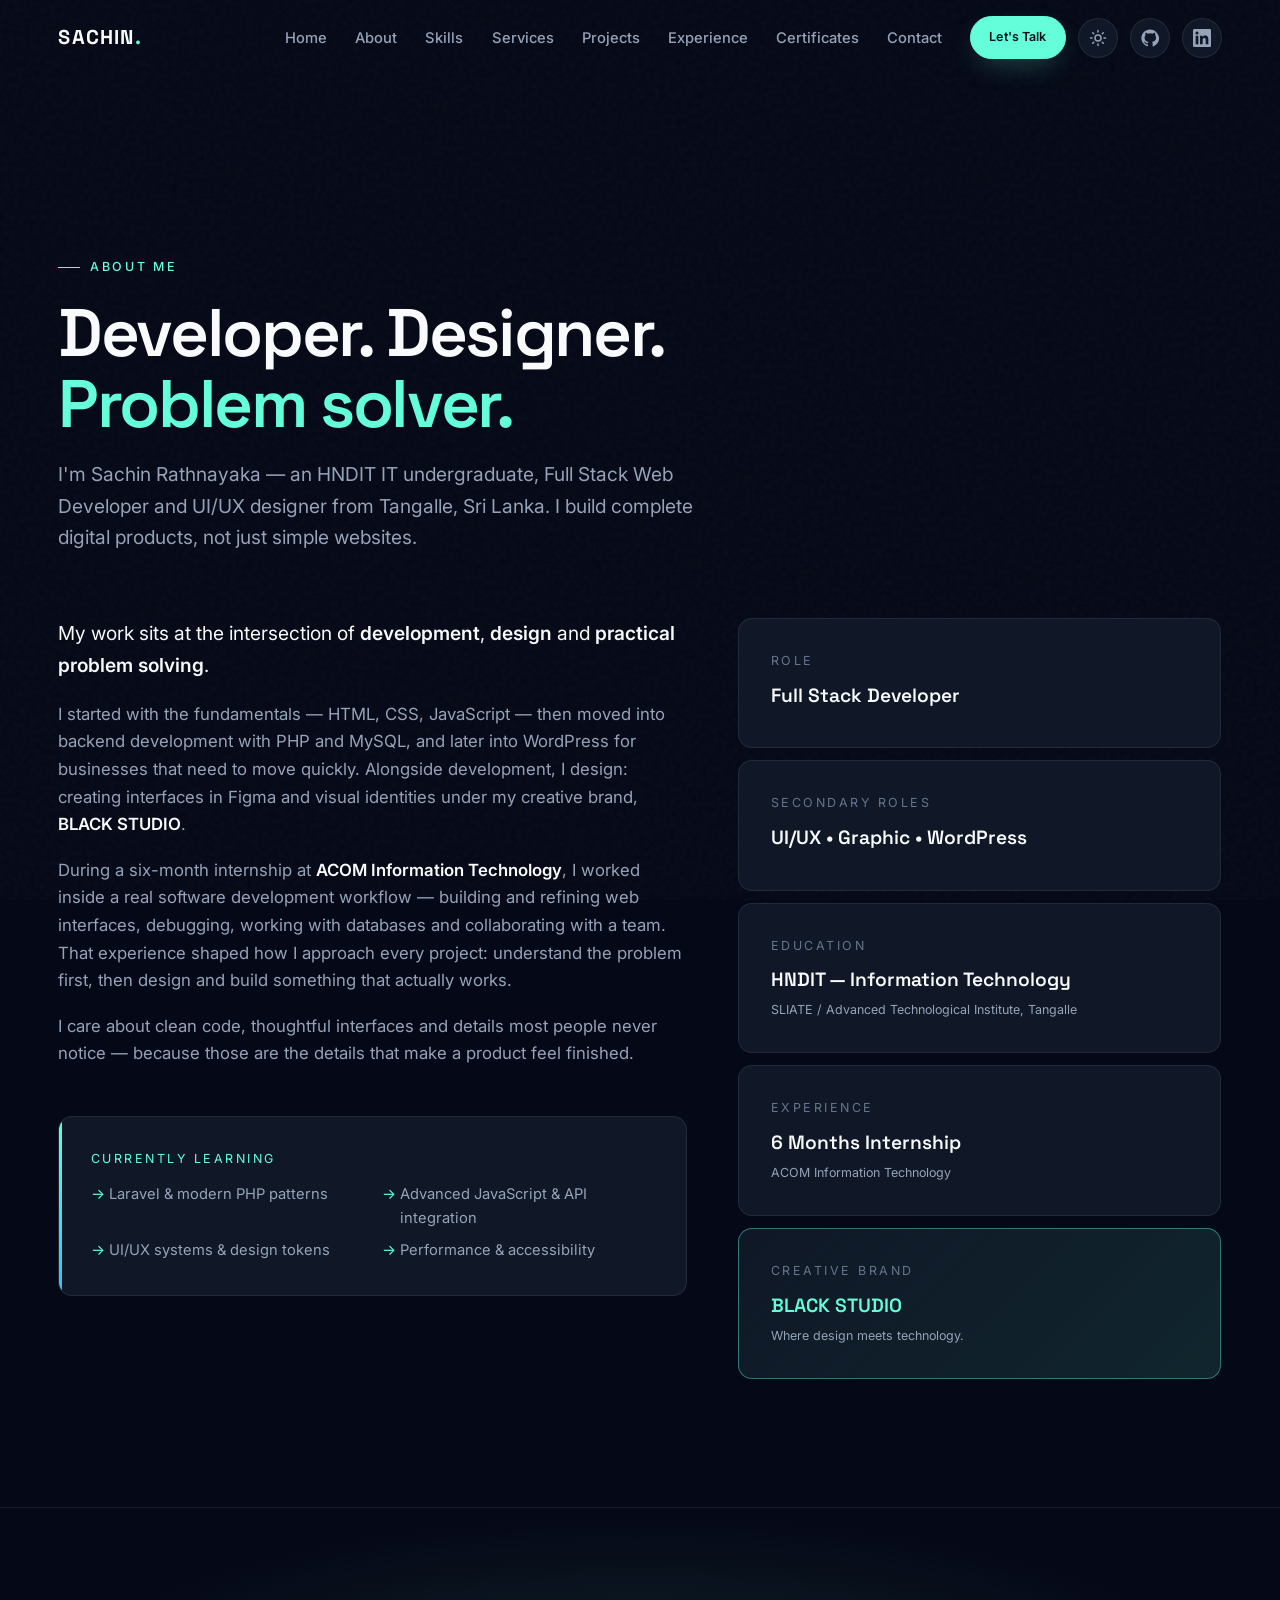
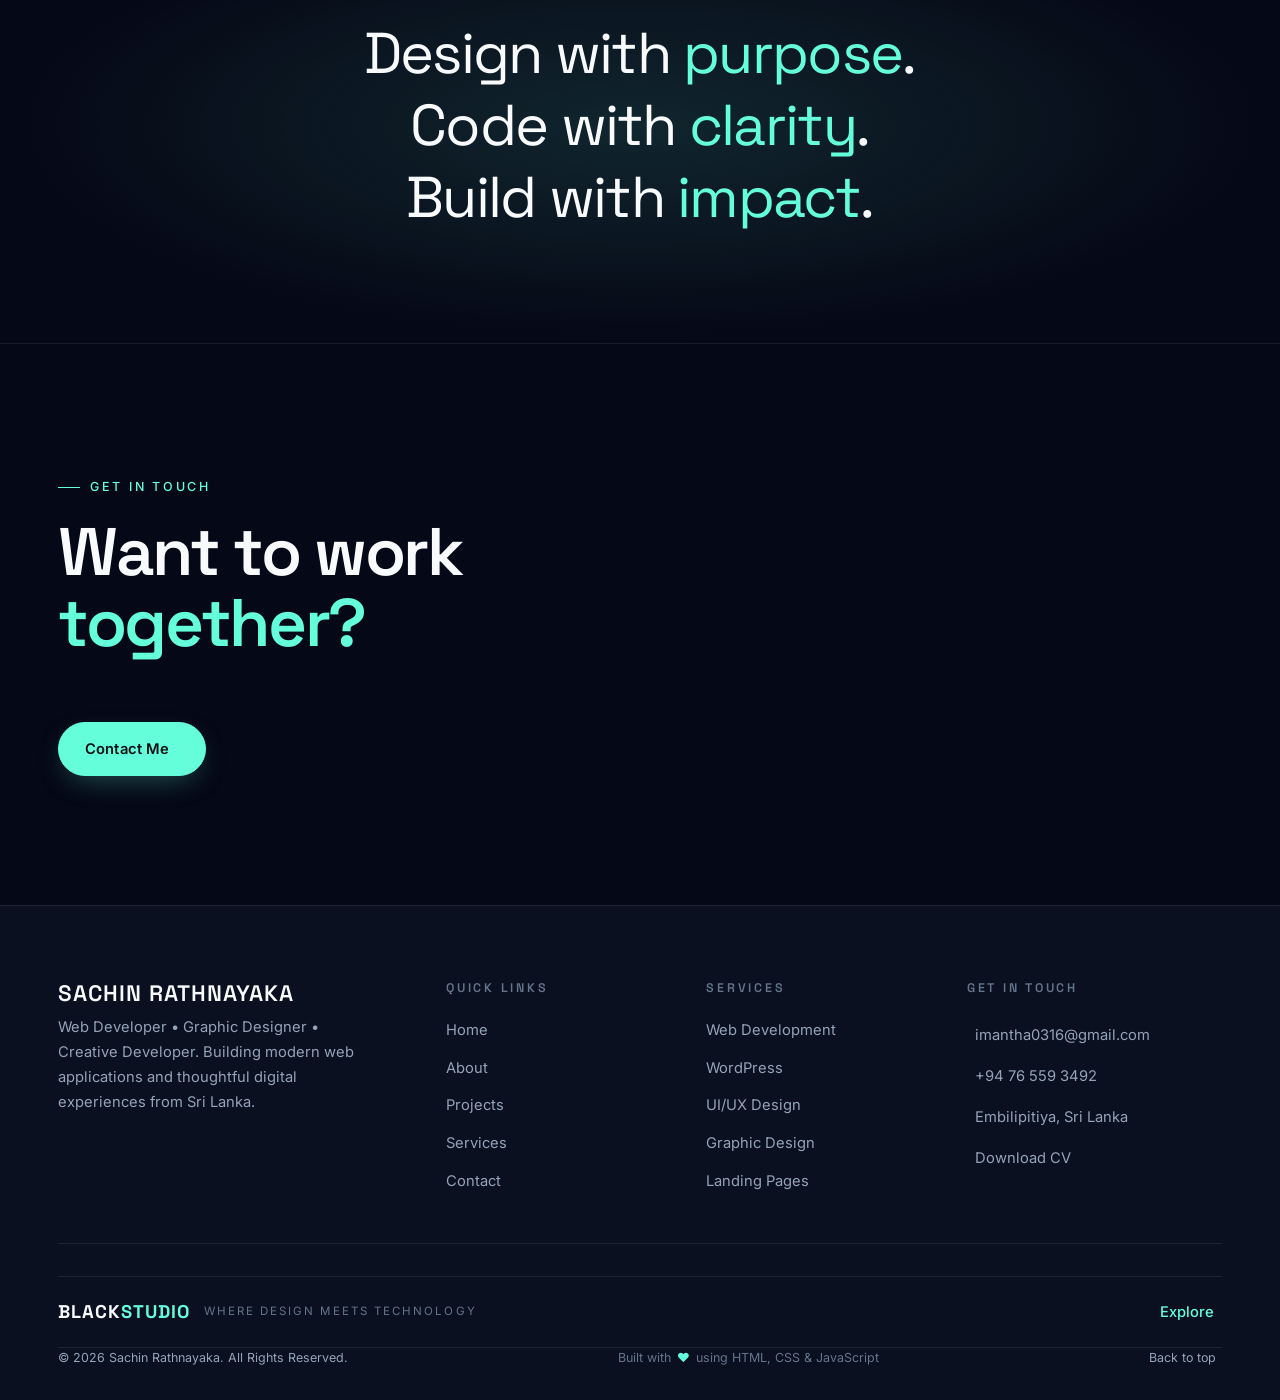
<file: about.html>
<!DOCTYPE html>
<html lang="en" data-theme="dark">
<head>
<meta charset="UTF-8">
<meta name="viewport" content="width=device-width, initial-scale=1">
<title>About — Sachin Rathnayaka</title>
<meta name="description" content="About Sachin Rathnayaka — Full Stack Developer, UI/UX Designer and Creative Developer from Sri Lanka.">
<link rel="canonical" href="https://sirathnayaka.github.io/premium-portfolio/about.html">
<meta name="theme-color" content="#050816">
<link rel="icon" href="assets/icons/favicon.svg" type="image/svg+xml">
<script src="assets/js/theme.js"></script>
<link rel="preconnect" href="https://fonts.googleapis.com">
<link rel="preconnect" href="https://fonts.gstatic.com" crossorigin>
<link href="https://fonts.googleapis.com/css2?family=Inter:wght@400;500;600;700&family=Space+Grotesk:wght@500;600;700&display=swap" rel="stylesheet">
<link rel="stylesheet" href="assets/css/style.css">
<link rel="stylesheet" href="assets/css/components.css">
<link rel="stylesheet" href="assets/css/animations.css">
<link rel="stylesheet" href="assets/css/responsive.css">
</head>

<body data-page="about">
<div class="cursor" aria-hidden="true"><div class="cursor__dot"></div><div class="cursor__ring"></div></div>
<a class="skip-link" href="#main">Skip to main content</a>
<div id="site-header"></div>

<main id="main" style="padding-top:calc(var(--header-h) + 3rem)">

  <section class="section">
    <div class="container">
      <header class="section__head">
        <p class="section__index" data-reveal="up">About Me</p>
        <h1 class="section__title" data-reveal="up" data-delay="1">
          Developer. Designer.<br><em>Problem solver.</em>
        </h1>
        <p class="section__lead" data-reveal="up" data-delay="2">
          I'm Sachin Rathnayaka — an HNDIT IT undergraduate, Full Stack Web Developer and
          UI/UX designer from Tangalle, Sri Lanka. I build complete digital products, not just
          simple websites.
        </p>
      </header>

      <div class="about">
        <div class="about__text" data-reveal="up">
          <p class="lead">
            My work sits at the intersection of <strong>development</strong>, <strong>design</strong>
            and <strong>practical problem solving</strong>.
          </p>
          <p>
            I started with the fundamentals — HTML, CSS, JavaScript — then moved into backend
            development with PHP and MySQL, and later into WordPress for businesses that need
            to move quickly. Alongside development, I design: creating interfaces in Figma and
            visual identities under my creative brand, <strong>BLACK STUDIO</strong>.
          </p>
          <p>
            During a six-month internship at <strong>ACOM Information Technology</strong>, I worked
            inside a real software development workflow — building and refining web interfaces,
            debugging, working with databases and collaborating with a team. That experience
            shaped how I approach every project: understand the problem first, then design and
            build something that actually works.
          </p>
          <p>
            I care about clean code, thoughtful interfaces and details most people never notice —
            because those are the details that make a product feel finished.
          </p>

          <div class="learning">
            <p class="learning__label">Currently learning</p>
            <ul class="learning__list">
              <li>Laravel &amp; modern PHP patterns</li>
              <li>Advanced JavaScript &amp; API integration</li>
              <li>UI/UX systems &amp; design tokens</li>
              <li>Performance &amp; accessibility</li>
            </ul>
          </div>
        </div>

        <aside class="about__cards" data-reveal="fade-left">
          <article class="info-card">
            <p class="info-card__label">Role</p>
            <p class="info-card__value">Full Stack Developer</p>
          </article>
          <article class="info-card">
            <p class="info-card__label">Secondary Roles</p>
            <p class="info-card__value">UI/UX • Graphic • WordPress</p>
          </article>
          <article class="info-card">
            <p class="info-card__label">Education</p>
            <p class="info-card__value">HNDIT — Information Technology</p>
            <p class="info-card__meta">SLIATE / Advanced Technological Institute, Tangalle</p>
          </article>
          <article class="info-card">
            <p class="info-card__label">Experience</p>
            <p class="info-card__value">6 Months Internship</p>
            <p class="info-card__meta">ACOM Information Technology</p>
          </article>
          <article class="info-card info-card--accent">
            <p class="info-card__label">Creative Brand</p>
            <p class="info-card__value">BLACK STUDIO</p>
            <p class="info-card__meta">Where design meets technology.</p>
          </article>
        </aside>
      </div>
    </div>
  </section>

  <section class="statement">
    <div class="container">
      <blockquote class="statement__quote" data-reveal="up">
        <span>Design with <em>purpose</em>.</span>
        <span>Code with <em>clarity</em>.</span>
        <span>Build with <em>impact</em>.</span>
      </blockquote>
    </div>
  </section>

  <section class="section">
    <div class="container">
      <header class="section__head">
        <p class="section__index" data-reveal="up">Get in touch</p>
        <h2 class="section__title" data-reveal="up" data-delay="1">
          Want to work<br><em>together?</em>
        </h2>
      </header>
      <a href="index.html#contact" class="btn btn--primary magnetic" data-reveal="up">
        Contact Me <span data-icon="arrow-right"></span>
      </a>
    </div>
  </section>

</main>

<div id="site-footer"></div>
<button class="to-top" id="toTop" aria-label="Back to top"><span data-icon="arrow-up"></span></button>
<div class="toast" id="toast" role="status" aria-live="polite"></div>

<script src="assets/js/main.js" defer></script>
<script src="assets/js/animations.js" defer></script>
</body>
</html>
</file>
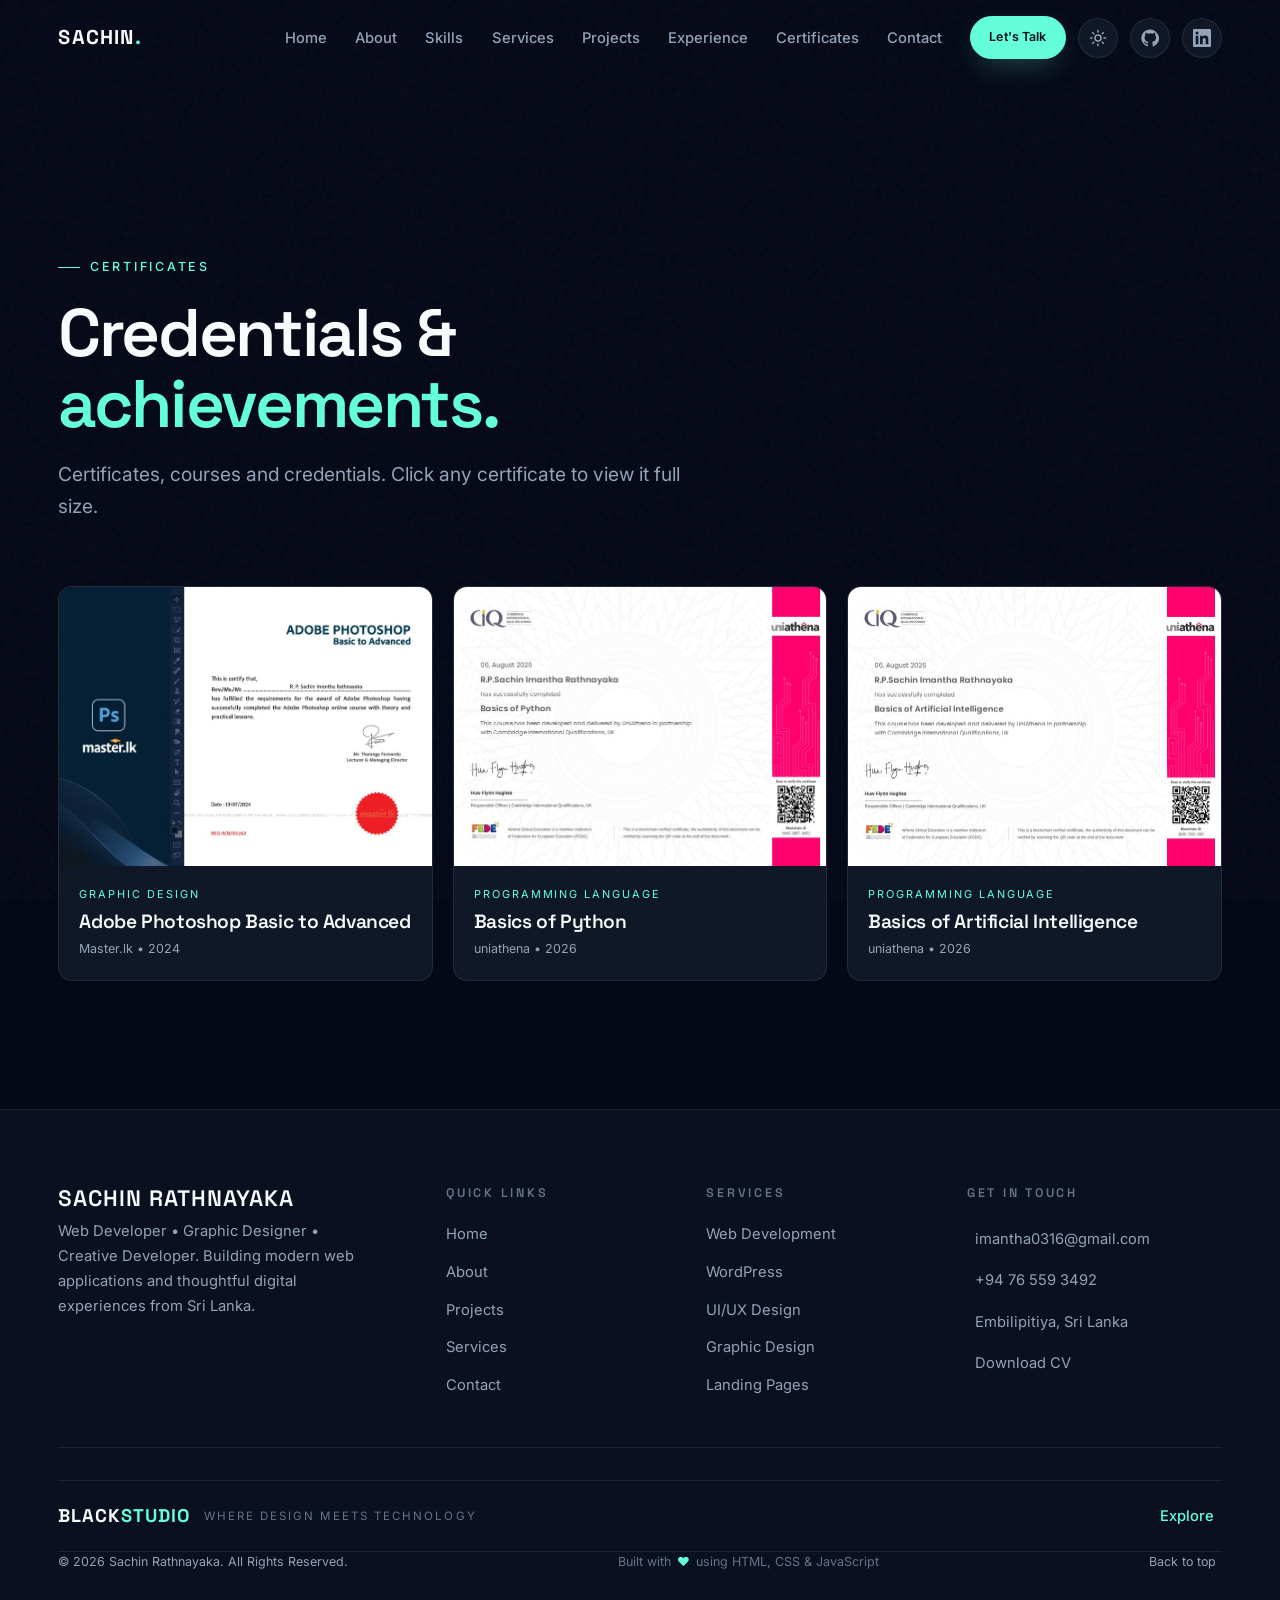
<file: certificates.html>
<!DOCTYPE html>
<html lang="en" data-theme="dark">
<head>
<meta charset="UTF-8">
<meta name="viewport" content="width=device-width, initial-scale=1">
<title>Certificates — Sachin Rathnayaka</title>
<meta name="description" content="Certificates and credentials of Sachin Rathnayaka.">
<meta name="theme-color" content="#050816">
<link rel="icon" href="assets/icons/favicon.svg" type="image/svg+xml">
<script src="assets/js/theme.js"></script>
<link rel="preconnect" href="https://fonts.googleapis.com">
<link rel="preconnect" href="https://fonts.gstatic.com" crossorigin>
<link href="https://fonts.googleapis.com/css2?family=Inter:wght@400;500;600;700&family=Space+Grotesk:wght@500;600;700&display=swap" rel="stylesheet">
<link rel="stylesheet" href="assets/css/style.css">
<link rel="stylesheet" href="assets/css/components.css">
<link rel="stylesheet" href="assets/css/animations.css">
<link rel="stylesheet" href="assets/css/responsive.css">
</head>

<body data-page="certificates">
<div class="cursor" aria-hidden="true"><div class="cursor__dot"></div><div class="cursor__ring"></div></div>
<a class="skip-link" href="#main">Skip to main content</a>
<div id="site-header"></div>

<main id="main" style="padding-top:calc(var(--header-h) + 3rem)">

  <section class="section">
    <div class="container">
      <header class="section__head">
        <p class="section__index" data-reveal="up">Certificates</p>
        <h1 class="section__title" data-reveal="up" data-delay="1">
          Credentials &amp;<br><em>achievements.</em>
        </h1>
        <p class="section__lead" data-reveal="up" data-delay="2">
          Certificates, courses and credentials. Click any certificate to view it full size.
        </p>
      </header>

      <div class="certs" id="certGrid"></div>

     <!-- <p class="placeholder-note" style="margin-top:2rem">
        <span data-icon="info"></span>
        Replace the placeholders in <code>data/certificates.js</code> and add your images to
        <code>assets/images/certificates/</code>. Only add certificates you actually hold.
      </p>-->
    </div>
  </section>

</main>

<div id="site-footer"></div>
<button class="to-top" id="toTop" aria-label="Back to top"><span data-icon="arrow-up"></span></button>
<div class="toast" id="toast" role="status" aria-live="polite"></div>

<script src="data/certificates.js"></script>  
<script src="assets/js/main.js" defer></script>
<script src="assets/js/animations.js" defer></script>
<script src="assets/js/certificates.js" defer></script>
</body>
</html>
</file>
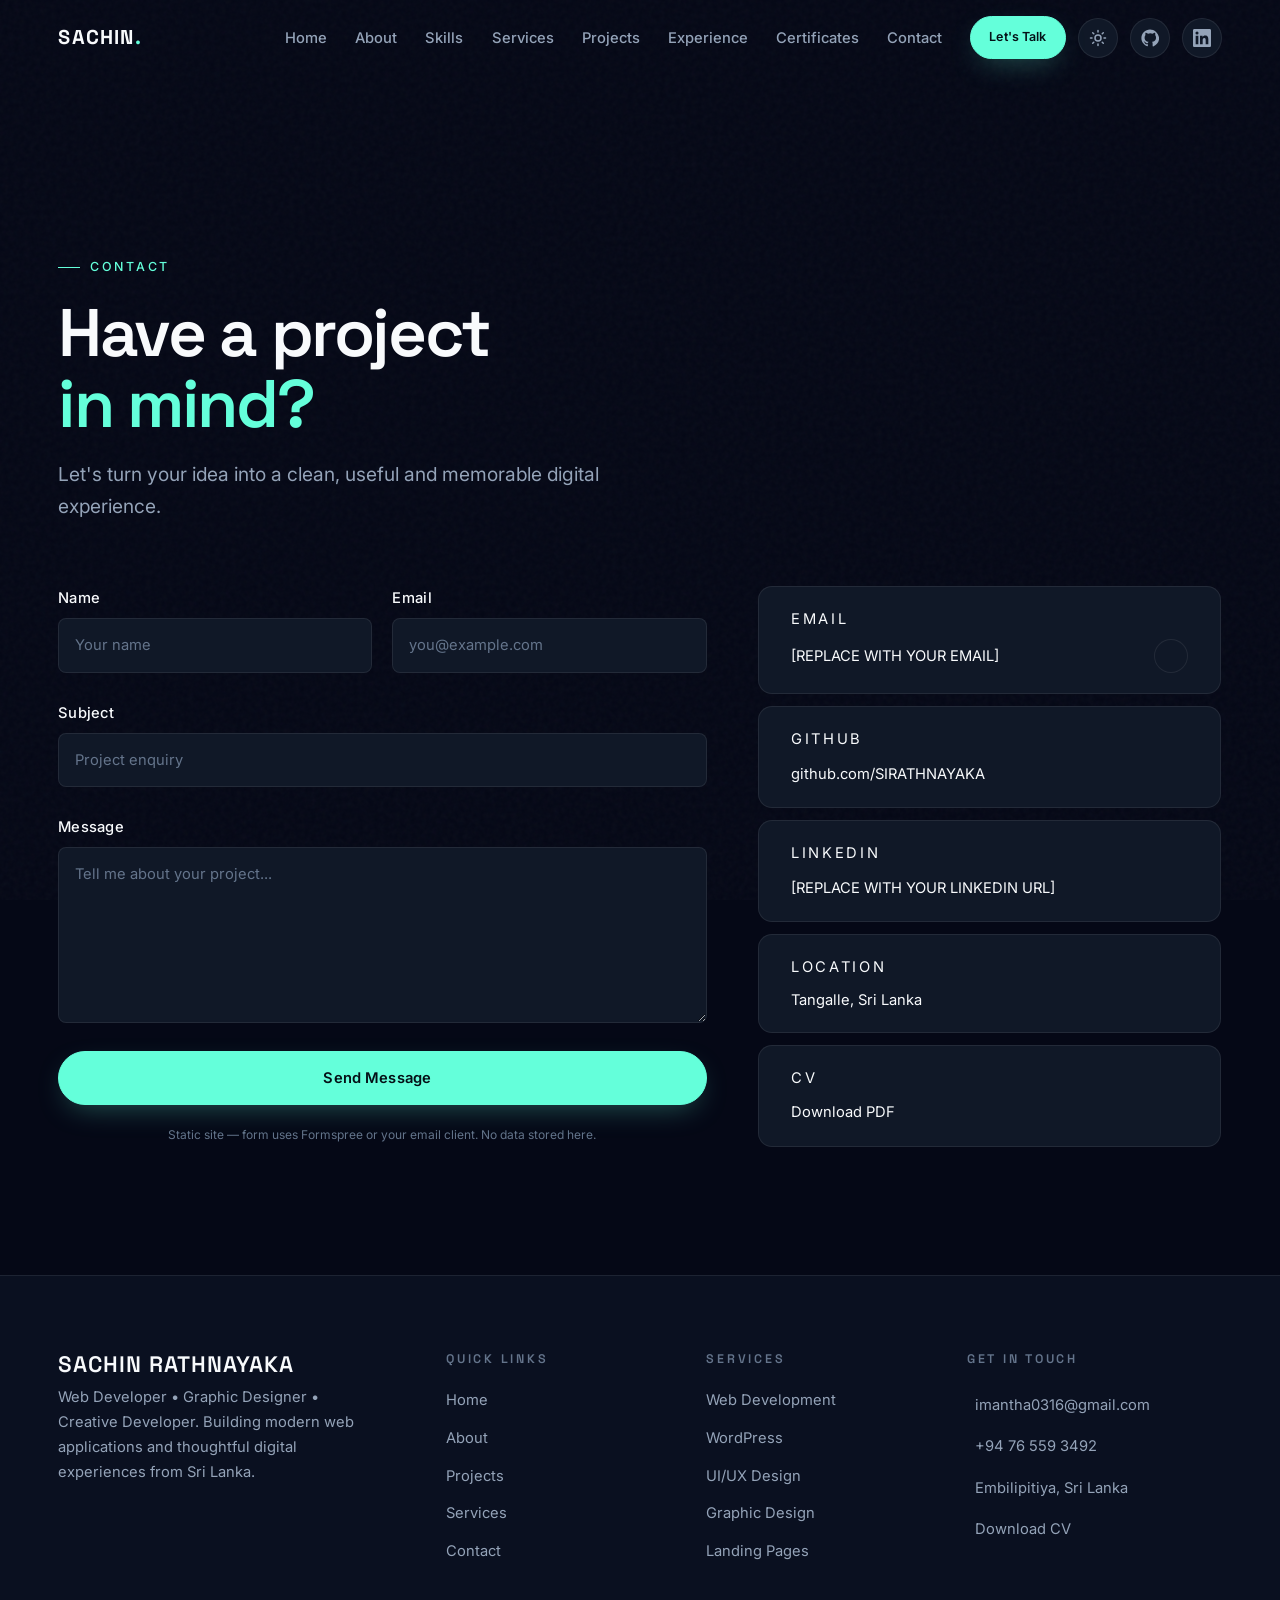
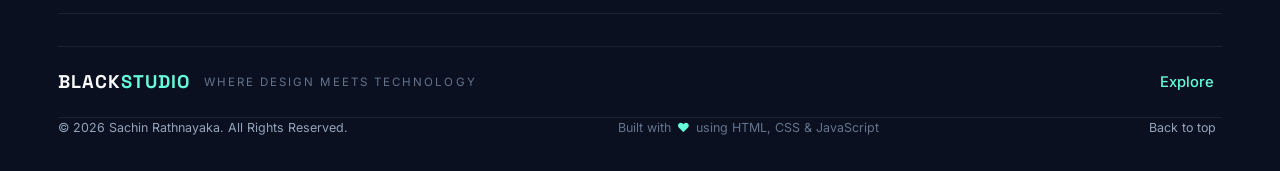
<file: contact.html>
<!DOCTYPE html>
<html lang="en" data-theme="dark">
<head>
<meta charset="UTF-8">
<meta name="viewport" content="width=device-width, initial-scale=1">
<title>Contact — Sachin Rathnayaka</title>
<meta name="description" content="Get in touch with Sachin Rathnayaka — Full Stack Developer and UI/UX Designer.">
<meta name="theme-color" content="#050816">
<link rel="icon" href="assets/icons/favicon.svg" type="image/svg+xml">
<script src="assets/js/theme.js"></script>
<link rel="preconnect" href="https://fonts.googleapis.com">
<link rel="preconnect" href="https://fonts.gstatic.com" crossorigin>
<link href="https://fonts.googleapis.com/css2?family=Inter:wght@400;500;600;700&family=Space+Grotesk:wght@500;600;700&display=swap" rel="stylesheet">
<link rel="stylesheet" href="assets/css/style.css">
<link rel="stylesheet" href="assets/css/components.css">
<link rel="stylesheet" href="assets/css/animations.css">
<link rel="stylesheet" href="assets/css/responsive.css">
</head>

<body data-page="contact">
<div class="cursor" aria-hidden="true"><div class="cursor__dot"></div><div class="cursor__ring"></div></div>
<a class="skip-link" href="#main">Skip to main content</a>
<div id="site-header"></div>

<main id="main" style="padding-top:calc(var(--header-h) + 3rem)">

  <section class="section">
    <div class="container">
      <header class="section__head">
        <p class="section__index" data-reveal="up">Contact</p>
        <h1 class="section__title" data-reveal="up" data-delay="1">
          Have a project<br><em>in mind?</em>
        </h1>
        <p class="section__lead" data-reveal="up" data-delay="2">
          Let's turn your idea into a clean, useful and memorable digital experience.
        </p>
      </header>

      <div class="contact__grid">
        <form class="form" id="contactForm" novalidate data-reveal="up">
          <div class="form__row">
            <div class="field">
              <label for="name">Name</label>
              <input type="text" id="name" name="name" placeholder="Your name" required autocomplete="name">
              <span class="field__error" data-error-for="name"></span>
            </div>
            <div class="field">
              <label for="email">Email</label>
              <input type="email" id="email" name="email" placeholder="you@example.com" required autocomplete="email">
              <span class="field__error" data-error-for="email"></span>
            </div>
          </div>

          <div class="field">
            <label for="subject">Subject</label>
            <input type="text" id="subject" name="subject" placeholder="Project enquiry" required>
            <span class="field__error" data-error-for="subject"></span>
          </div>

          <div class="field">
            <label for="message">Message</label>
            <textarea id="message" name="message" rows="6" placeholder="Tell me about your project..." required></textarea>
            <span class="field__error" data-error-for="message"></span>
          </div>

          <button type="submit" class="btn btn--primary btn--full magnetic">
            Send Message <span data-icon="send"></span>
          </button>
          <p class="form__note">
            Static site — form uses Formspree or your email client. No data stored here.
          </p>
        </form>

        <aside class="contact__info" data-reveal="fade-left" data-delay="2">
          <div class="contact-card">
            <p class="contact-card__label">Email</p>
            <div class="contact-card__row">
              <a href="mailto:[REPLACE WITH YOUR EMAIL]">[REPLACE WITH YOUR EMAIL]</a>
              <button class="icon-btn" id="copyEmail" data-copy="[REPLACE WITH YOUR EMAIL]" aria-label="Copy email">
                <span data-icon="copy"></span>
              </button>
            </div>
          </div>
          <div class="contact-card">
            <p class="contact-card__label">GitHub</p>
            <a href="https://github.com/SIRATHNAYAKA" target="_blank" rel="noopener">github.com/SIRATHNAYAKA</a>
          </div>
          <div class="contact-card">
            <p class="contact-card__label">LinkedIn</p>
            <a href="[REPLACE WITH YOUR LINKEDIN URL]" target="_blank" rel="noopener">[REPLACE WITH YOUR LINKEDIN URL]</a>
          </div>
          <div class="contact-card">
            <p class="contact-card__label">Location</p>
            <p>Tangalle, Sri Lanka</p>
          </div>
          <div class="contact-card">
            <p class="contact-card__label">CV</p>
            <a href="assets/downloads/Sachin-Rathnayaka-CV.pdf" download>Download PDF <span data-icon="download"></span></a>
          </div>
        </aside>
      </div>
    </div>
  </section>

</main>

<div id="site-footer"></div>
<button class="to-top" id="toTop" aria-label="Back to top"><span data-icon="arrow-up"></span></button>
<div class="toast" id="toast" role="status" aria-live="polite"></div>

<script src="assets/js/main.js" defer></script>
<script src="assets/js/animations.js" defer></script>
<script src="assets/js/contact.js" defer></script>
</body>
</html>
</file>
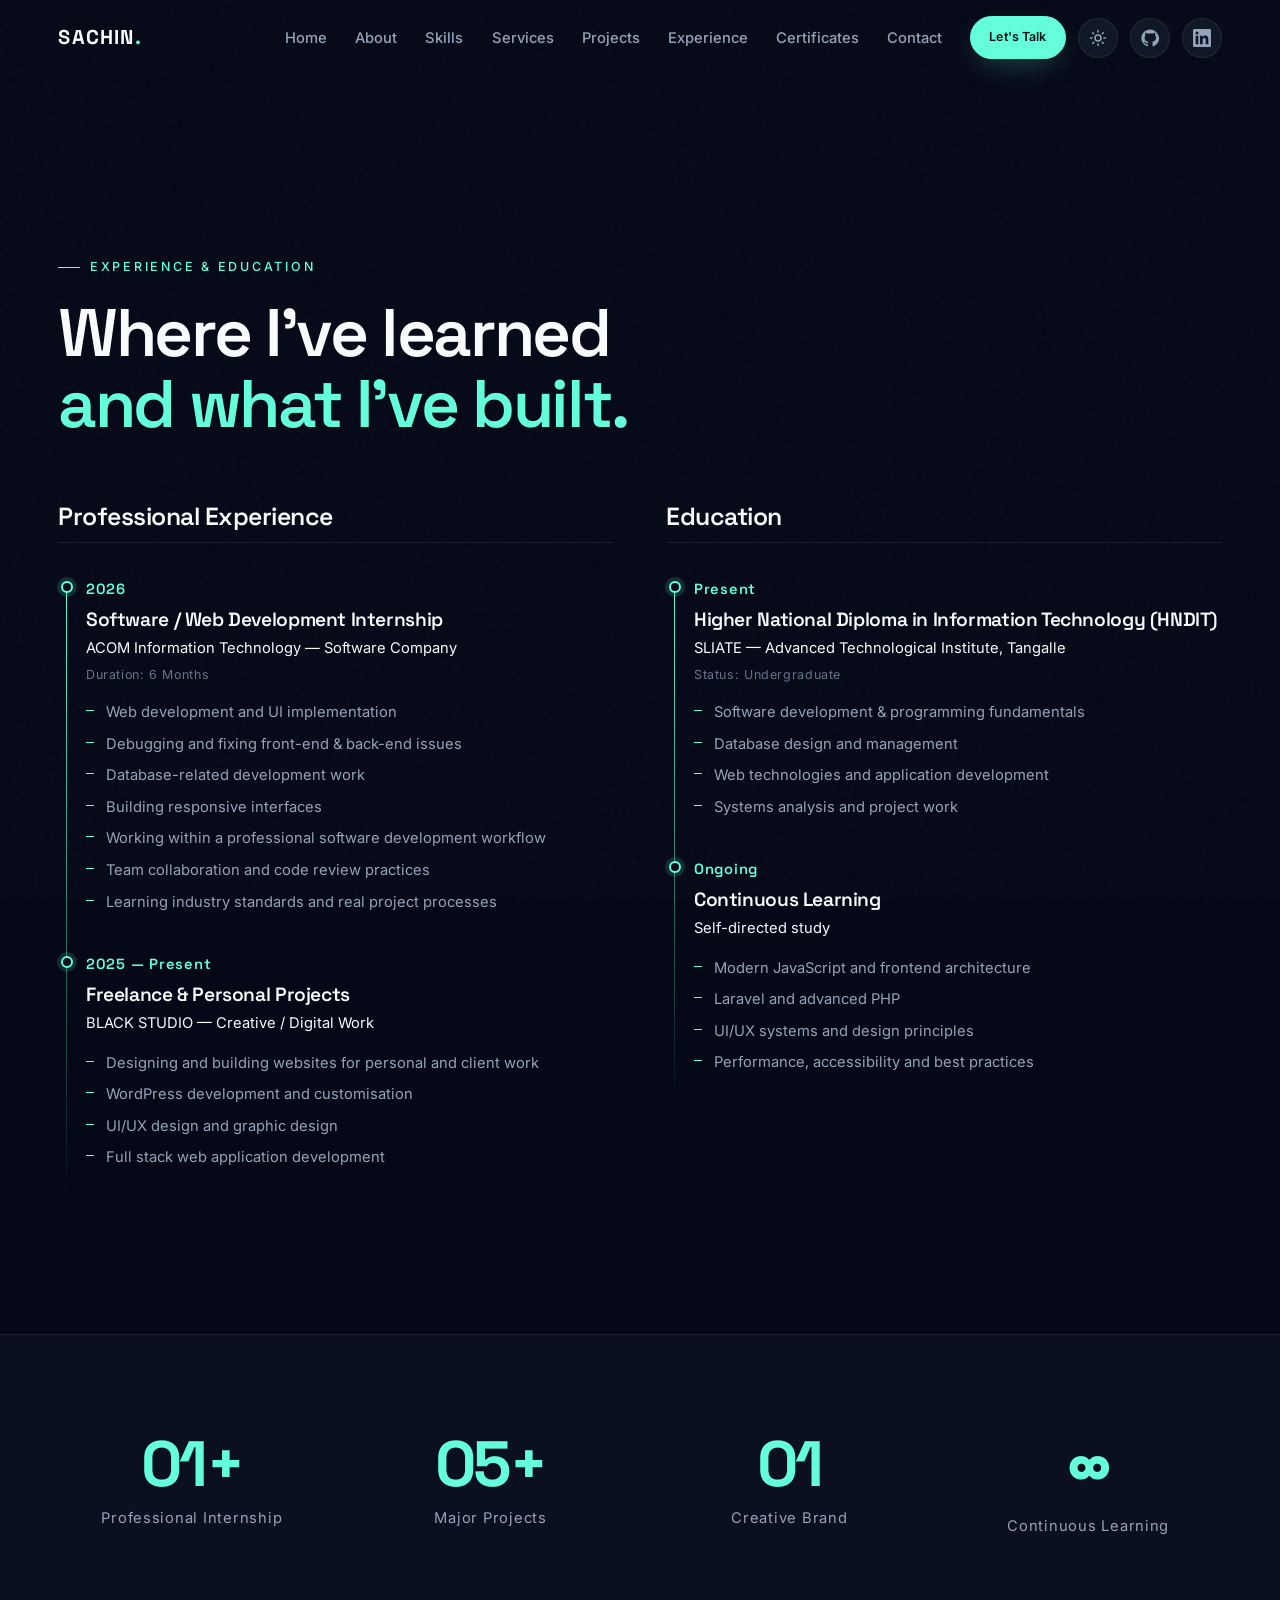
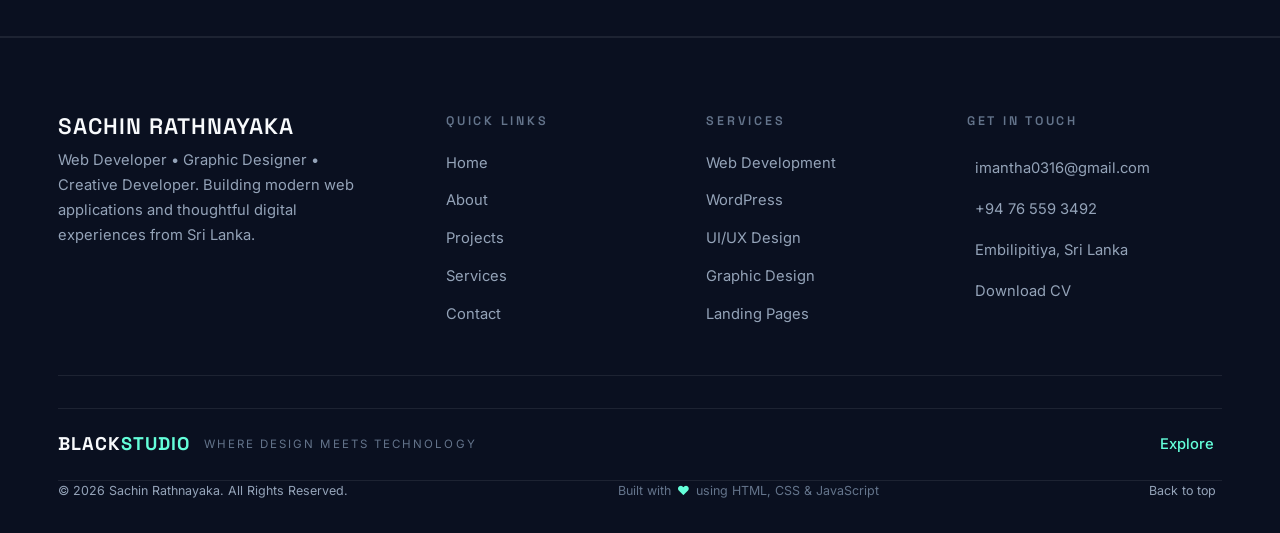
<file: experience.html>
<!DOCTYPE html>
<html lang="en" data-theme="dark">
<head>
<meta charset="UTF-8">
<meta name="viewport" content="width=device-width, initial-scale=1">
<title>Experience — Sachin Rathnayaka</title>
<meta name="description" content="Professional experience and education of Sachin Rathnayaka.">
<meta name="theme-color" content="#050816">
<link rel="icon" href="assets/icons/favicon.svg" type="image/svg+xml">
<script src="assets/js/theme.js"></script>
<link rel="preconnect" href="https://fonts.googleapis.com">
<link rel="preconnect" href="https://fonts.gstatic.com" crossorigin>
<link href="https://fonts.googleapis.com/css2?family=Inter:wght@400;500;600;700&family=Space+Grotesk:wght@500;600;700&display=swap" rel="stylesheet">
<link rel="stylesheet" href="assets/css/style.css">
<link rel="stylesheet" href="assets/css/components.css">
<link rel="stylesheet" href="assets/css/animations.css">
<link rel="stylesheet" href="assets/css/responsive.css">
</head>

<body data-page="experience">
<div class="cursor" aria-hidden="true"><div class="cursor__dot"></div><div class="cursor__ring"></div></div>
<a class="skip-link" href="#main">Skip to main content</a>
<div id="site-header"></div>

<main id="main" style="padding-top:calc(var(--header-h) + 3rem)">

  <section class="section">
    <div class="container">
      <header class="section__head">
        <p class="section__index" data-reveal="up">Experience &amp; Education</p>
        <h1 class="section__title" data-reveal="up" data-delay="1">
          Where I've learned<br><em>and what I've built.</em>
        </h1>
      </header>

      <div class="timeline-wrap">
        <div class="timeline-col">
          <h3 class="timeline-col__title" data-reveal="up">Professional Experience</h3>
          <ol class="timeline">
            <li class="timeline__item" data-reveal="up">
              <span class="timeline__year">2026</span>
              <div class="timeline__card">
                <h4>Software / Web Development Internship</h4>
                <p class="timeline__org">ACOM Information Technology — Software Company</p>
                <p class="timeline__meta">Duration: 6 Months</p>
                <ul class="timeline__list">
                  <li>Web development and UI implementation</li>
                  <li>Debugging and fixing front-end &amp; back-end issues</li>
                  <li>Database-related development work</li>
                  <li>Building responsive interfaces</li>
                  <li>Working within a professional software development workflow</li>
                  <li>Team collaboration and code review practices</li>
                  <li>Learning industry standards and real project processes</li>
                </ul>
              </div>
            </li>
            <li class="timeline__item" data-reveal="up" data-delay="1">
              <span class="timeline__year">2025 — Present</span>
              <div class="timeline__card">
                <h4>Freelance &amp; Personal Projects</h4>
                <p class="timeline__org">BLACK STUDIO — Creative / Digital Work</p>
                <ul class="timeline__list">
                  <li>Designing and building websites for personal and client work</li>
                  <li>WordPress development and customisation</li>
                  <li>UI/UX design and graphic design</li>
                  <li>Full stack web application development</li>
                </ul>
              </div>
            </li>
          </ol>
        </div>

        <div class="timeline-col">
          <h3 class="timeline-col__title" data-reveal="up">Education</h3>
          <ol class="timeline">
            <li class="timeline__item" data-reveal="up">
              <span class="timeline__year">Present</span>
              <div class="timeline__card">
                <h4>Higher National Diploma in Information Technology (HNDIT)</h4>
                <p class="timeline__org">SLIATE — Advanced Technological Institute, Tangalle</p>
                <p class="timeline__meta">Status: Undergraduate</p>
                <ul class="timeline__list">
                  <li>Software development &amp; programming fundamentals</li>
                  <li>Database design and management</li>
                  <li>Web technologies and application development</li>
                  <li>Systems analysis and project work</li>
                </ul>
              </div>
            </li>
            <li class="timeline__item" data-reveal="up" data-delay="1">
              <span class="timeline__year">Ongoing</span>
              <div class="timeline__card">
                <h4>Continuous Learning</h4>
                <p class="timeline__org">Self-directed study</p>
                <ul class="timeline__list">
                  <li>Modern JavaScript and frontend architecture</li>
                  <li>Laravel and advanced PHP</li>
                  <li>UI/UX systems and design principles</li>
                  <li>Performance, accessibility and best practices</li>
                </ul>
              </div>
            </li>
          </ol>
        </div>
      </div>
    </div>
  </section>

  <section class="stats">
    <div class="container stats__grid">
      <div class="stat"><span class="stat__num" data-count="1" data-suffix="+">0</span><span class="stat__label">Professional Internship</span></div>
      <div class="stat"><span class="stat__num" data-count="6" data-suffix="+">0</span><span class="stat__label">Major Projects</span></div>
      <div class="stat"><span class="stat__num" data-count="1">0</span><span class="stat__label">Creative Brand</span></div>
      <div class="stat"><span class="stat__num stat__num--inf">∞</span><span class="stat__label">Continuous Learning</span></div>
    </div>
  </section>

</main>

<div id="site-footer"></div>
<button class="to-top" id="toTop" aria-label="Back to top"><span data-icon="arrow-up"></span></button>
<div class="toast" id="toast" role="status" aria-live="polite"></div>

<script src="assets/js/main.js" defer></script>
<script src="assets/js/animations.js" defer></script>
</body>
</html>
</file>
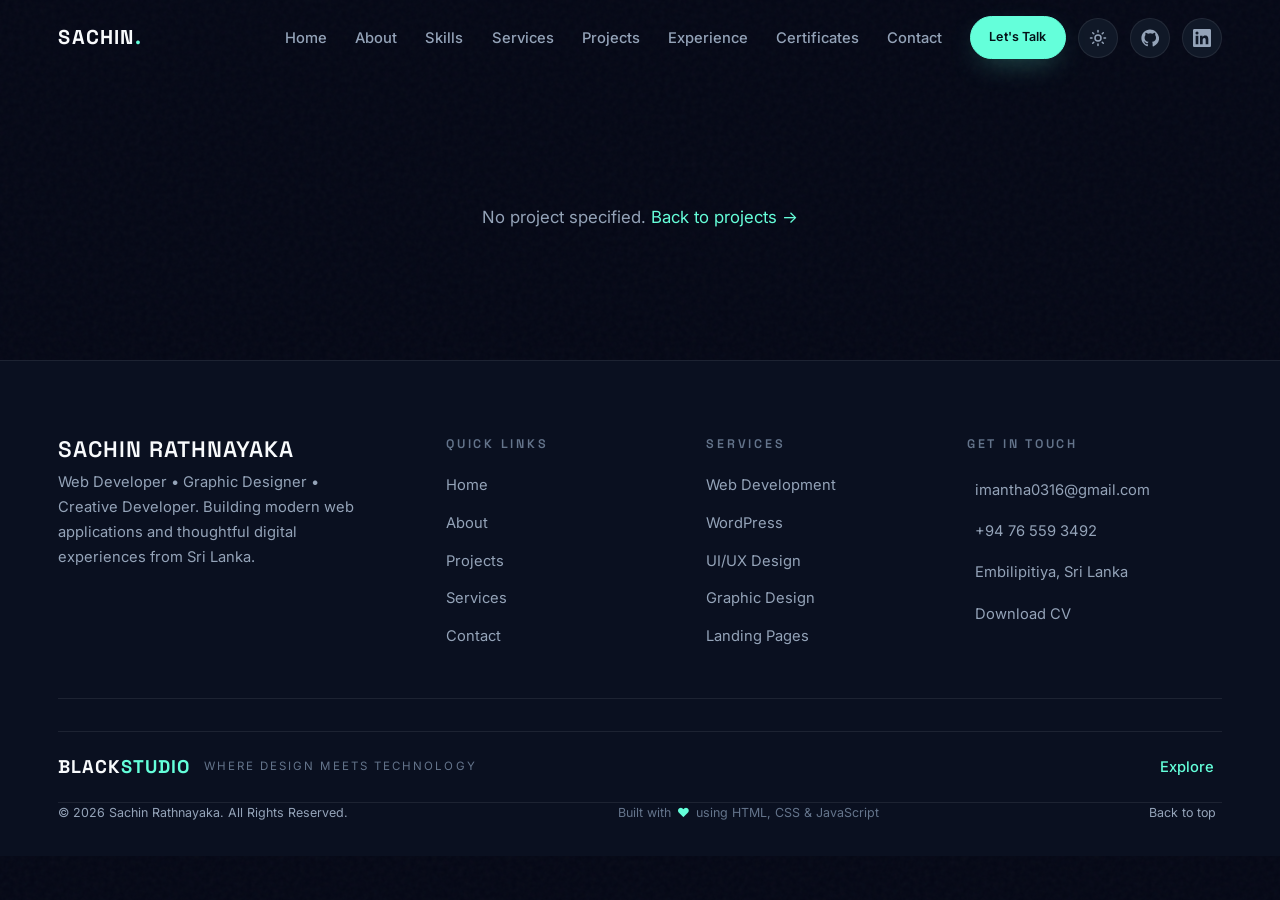
<file: project-details.html>
<!DOCTYPE html>
<html lang="en" data-theme="dark">
<head>
<meta charset="UTF-8">
<meta name="viewport" content="width=device-width, initial-scale=1">
<title>Case Study — Sachin Rathnayaka</title>
<meta name="description" content="Project case study by Sachin Rathnayaka.">
<meta name="theme-color" content="#050816">
<link rel="icon" href="assets/icons/favicon.svg" type="image/svg+xml">
<script src="assets/js/theme.js"></script>
<link rel="preconnect" href="https://fonts.googleapis.com">
<link rel="preconnect" href="https://fonts.gstatic.com" crossorigin>
<link href="https://fonts.googleapis.com/css2?family=Inter:wght@400;500;600;700&family=Space+Grotesk:wght@500;600;700&display=swap" rel="stylesheet">
<link rel="stylesheet" href="assets/css/style.css">
<link rel="stylesheet" href="assets/css/components.css">
<link rel="stylesheet" href="assets/css/animations.css">
<link rel="stylesheet" href="assets/css/responsive.css">
<style>
  .case-hero { max-width: 900px; margin-bottom: 4rem; }
  .case-hero__title { font-size: var(--fs-3xl); letter-spacing: -0.03em; margin-bottom: 1rem; }
  .case-hero__lead { font-size: var(--fs-md); color: var(--text-muted); max-width: 720px; margin-bottom: 2rem; }
  .case-hero__meta { display: grid; grid-template-columns: repeat(auto-fit, minmax(180px, 1fr)); gap: 1.5rem; padding: 1.5rem 0; border-block: 1px solid var(--border); margin-bottom: 2rem; }
  .case-hero__meta span { display: block; font-size: 0.72rem; text-transform: uppercase; letter-spacing: 0.15em; color: var(--text-dim); margin-bottom: 6px; }
  .case-hero__meta strong { font-size: var(--fs-sm); color: var(--text); font-weight: 500; }
  .case-hero__media { border-radius: var(--radius-lg); overflow: hidden; border: 1px solid var(--border); aspect-ratio: 16/9; background: var(--bg-2); }
  .case-hero__media img { width: 100%; height: 100%; object-fit: cover; }
  .case-body { max-width: 820px; }
  .case-section { margin-bottom: 3rem; }
  .case-section h2 { font-size: var(--fs-xl); margin-bottom: 1rem; color: var(--text); }
  .case-list { display: grid; gap: 0.5rem; }
  .case-list li { padding-left: 24px; position: relative; color: var(--text-muted); font-size: var(--fs-sm); }
  .case-list li::before { content: "→"; position: absolute; left: 0; color: var(--accent); }
  .case-tech { display: flex; flex-wrap: wrap; gap: 8px; }
  .case-tech li { padding: 6px 14px; border: 1px solid var(--border-strong); border-radius: 100px; font-size: 0.78rem; color: var(--text); }
  .case-shots { display: grid; grid-template-columns: repeat(auto-fit, minmax(280px, 1fr)); gap: 1rem; }
  .case-shot { border-radius: var(--radius); overflow: hidden; border: 1px solid var(--border); }
  .case-shot img { width: 100%; height: auto; display: block; }
  .case-actions { display: flex; flex-wrap: wrap; gap: 12px; padding-top: 2rem; border-top: 1px solid var(--border); }
</style>
</head>

<body data-page="project-details">
<div class="cursor" aria-hidden="true"><div class="cursor__dot"></div><div class="cursor__ring"></div></div>
<a class="skip-link" href="#main">Skip to main content</a>
<div id="site-header"></div>

<main id="main" style="padding-top:calc(var(--header-h) + 4rem);padding-bottom:4rem">
  <div class="container">
    <div id="caseStudy"></div>
  </div>
</main>

<div id="site-footer"></div>
<button class="to-top" id="toTop" aria-label="Back to top"><span data-icon="arrow-up"></span></button>
<div class="toast" id="toast" role="status" aria-live="polite"></div>

<script src="data/projects.js"></script>
<script src="assets/js/main.js" defer></script>
<script src="assets/js/animations.js" defer></script>
<script src="assets/js/projects.js" defer></script>
</body>
</html>
</file>
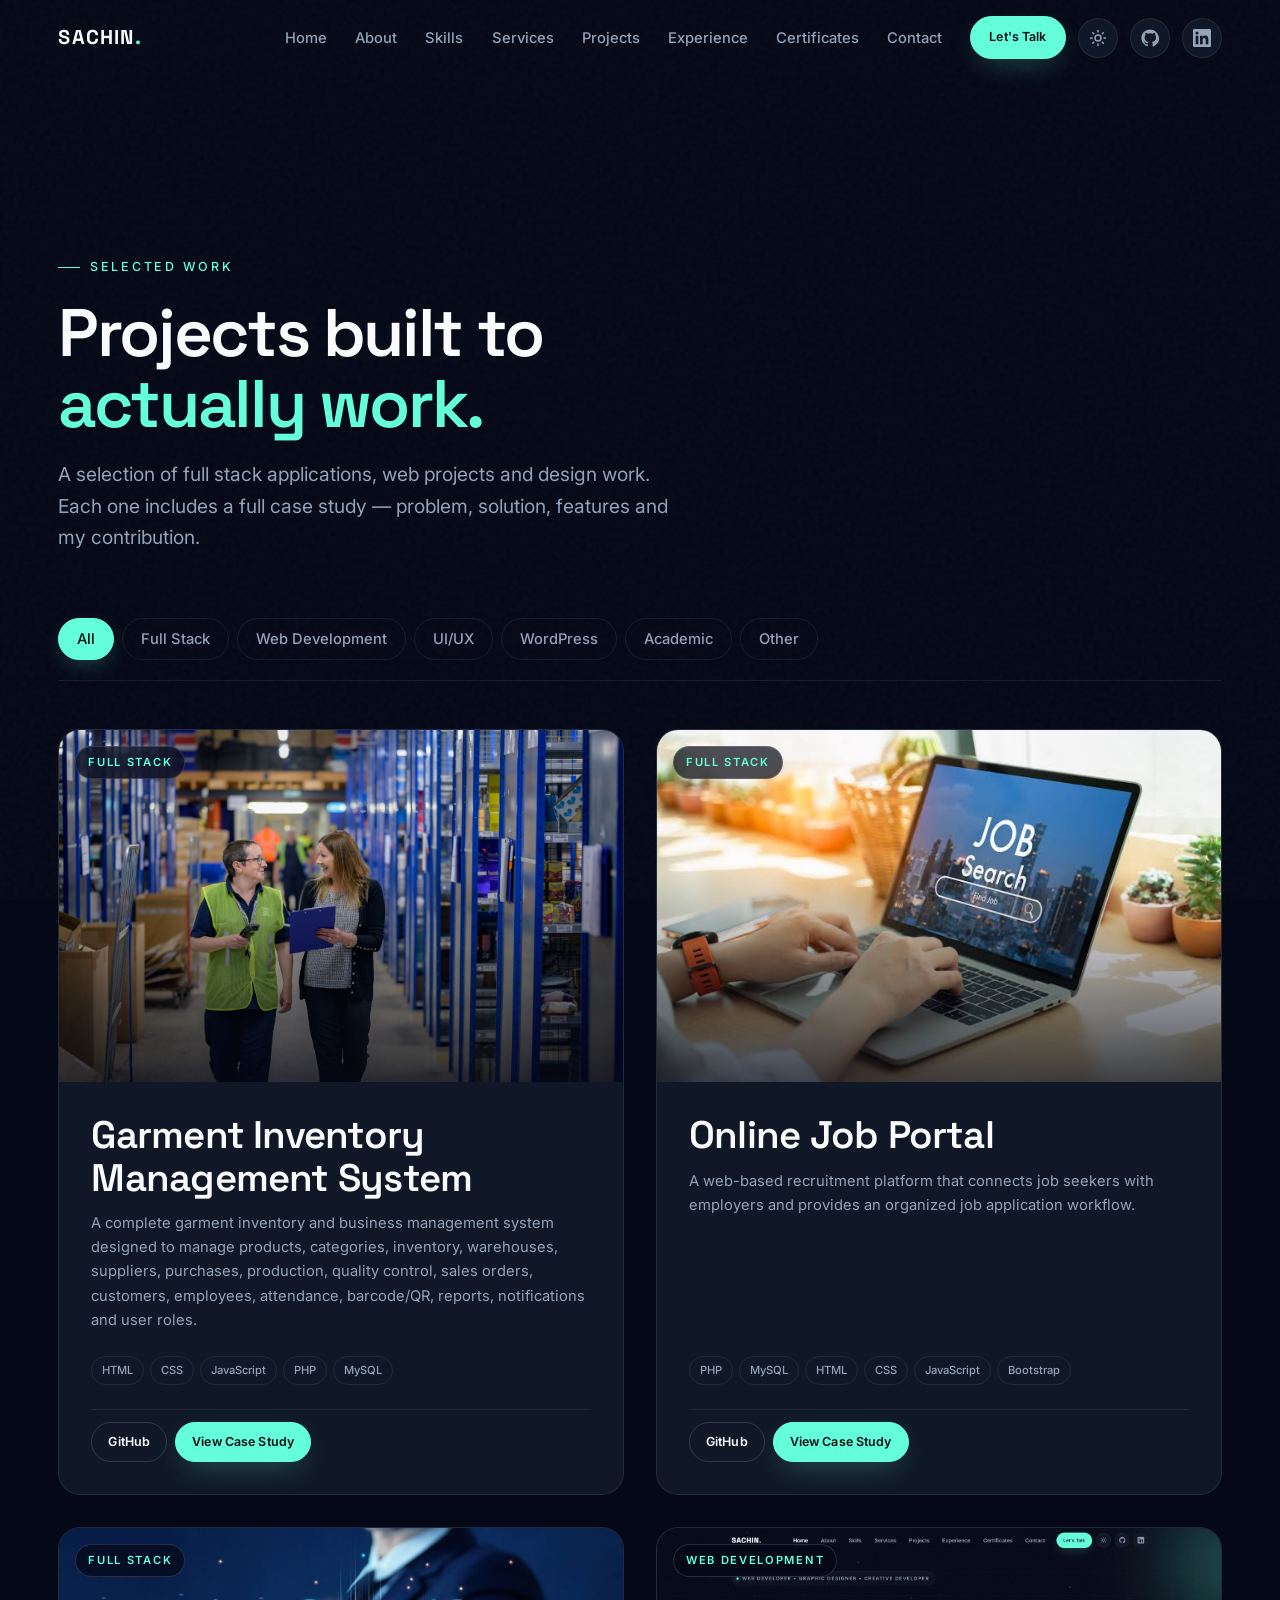
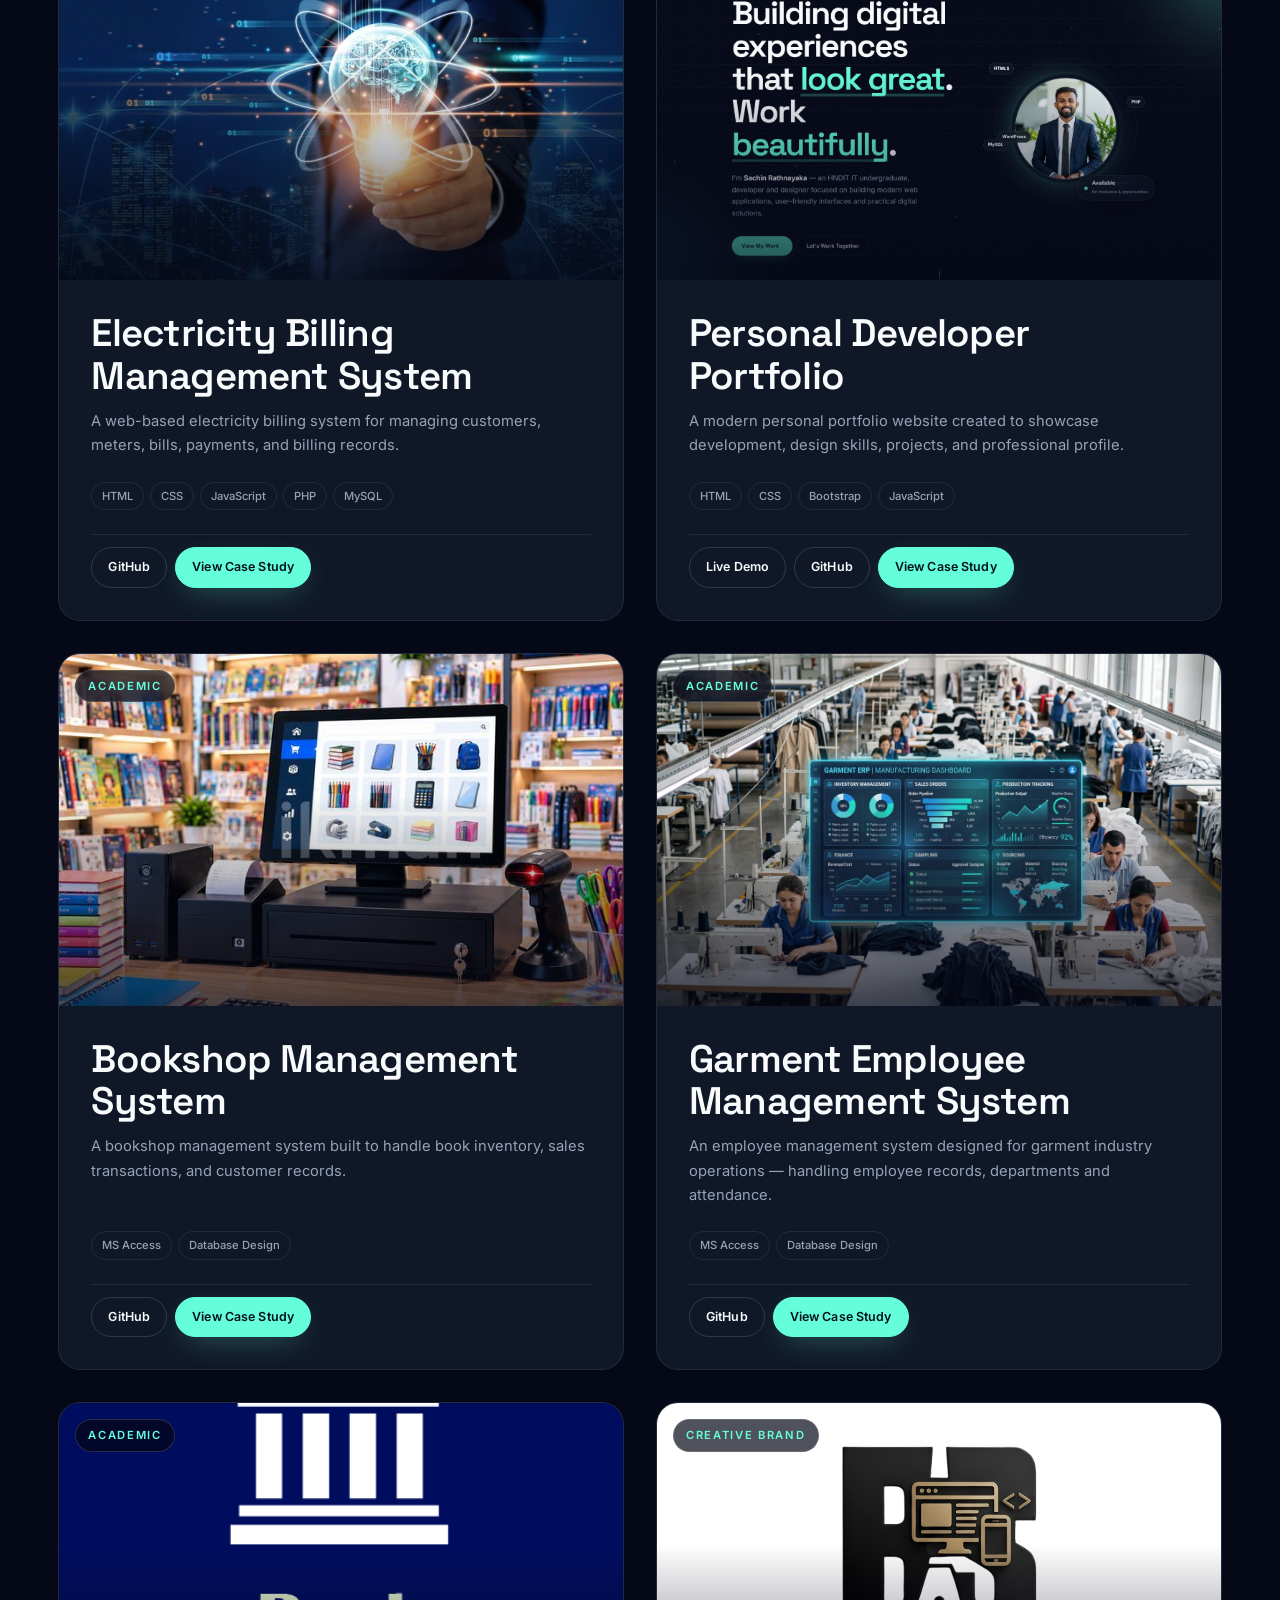
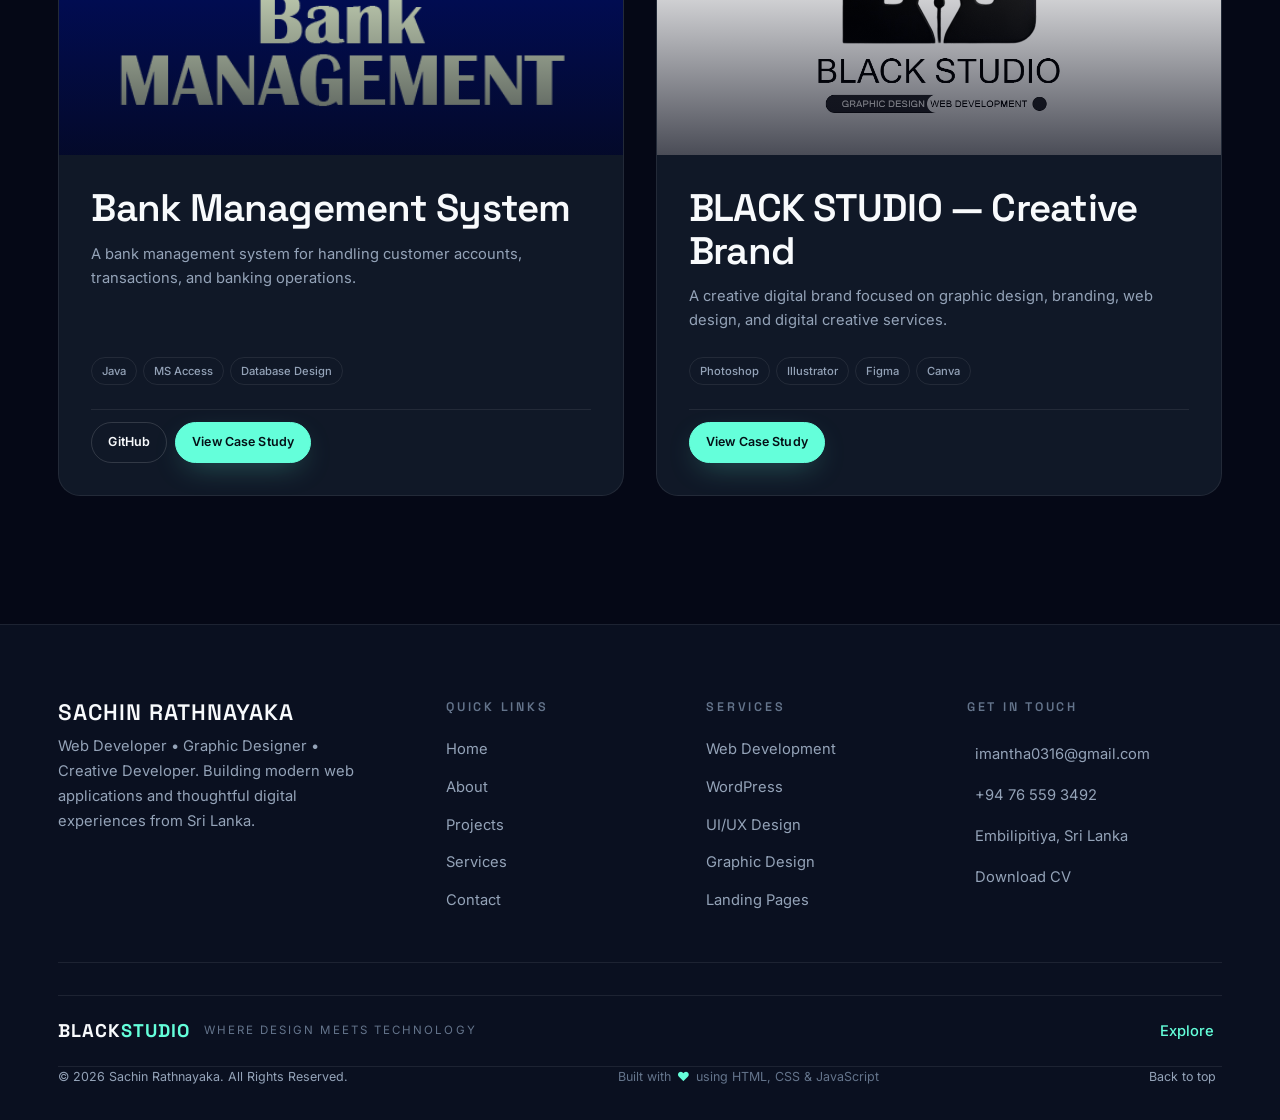
<file: projects.html>
<!DOCTYPE html>
<html lang="en" data-theme="dark">
<head>
<meta charset="UTF-8">
<meta name="viewport" content="width=device-width, initial-scale=1">
<title>Projects — Sachin Rathnayaka</title>
<meta name="description" content="Selected projects by Sachin Rathnayaka — full stack web applications, WordPress sites and UI/UX work.">
<link rel="canonical" href="https://sirathnayaka.github.io/premium-portfolio/projects.html">
<meta name="theme-color" content="#050816">
<link rel="icon" href="assets/icons/favicon.svg" type="image/svg+xml">
<script src="assets/js/theme.js"></script>
<link rel="preconnect" href="https://fonts.googleapis.com">
<link rel="preconnect" href="https://fonts.gstatic.com" crossorigin>
<link href="https://fonts.googleapis.com/css2?family=Inter:wght@400;500;600;700&family=Space+Grotesk:wght@500;600;700&display=swap" rel="stylesheet">
<link rel="stylesheet" href="assets/css/style.css">
<link rel="stylesheet" href="assets/css/components.css">
<link rel="stylesheet" href="assets/css/animations.css">
<link rel="stylesheet" href="assets/css/responsive.css">
</head>

<body data-page="projects">
<div class="cursor" aria-hidden="true"><div class="cursor__dot"></div><div class="cursor__ring"></div></div>
<a class="skip-link" href="#main">Skip to main content</a>
<div id="site-header"></div>

<main id="main" style="padding-top:calc(var(--header-h) + 3rem)">

  <section class="section">
    <div class="container">
      <header class="section__head">
        <p class="section__index" data-reveal="up">Selected Work</p>
        <h1 class="section__title" data-reveal="up" data-delay="1">
          Projects built to<br><em>actually work.</em>
        </h1>
        <p class="section__lead" data-reveal="up" data-delay="2">
          A selection of full stack applications, web projects and design work. Each one
          includes a full case study — problem, solution, features and my contribution.
        </p>
      </header>

      <div class="filters" role="tablist" aria-label="Filter projects by category" data-reveal="up">
        <button class="filter is-active" data-filter="all" role="tab" aria-selected="true">All</button>
        <button class="filter" data-filter="full-stack" role="tab" aria-selected="false">Full Stack</button>
        <button class="filter" data-filter="web" role="tab" aria-selected="false">Web Development</button>
        <button class="filter" data-filter="uiux" role="tab" aria-selected="false">UI/UX</button>
        <button class="filter" data-filter="wordpress" role="tab" aria-selected="false">WordPress</button>
        <button class="filter" data-filter="academic" role="tab" aria-selected="false">Academic</button>
        <button class="filter" data-filter="other" role="tab" aria-selected="false">Other</button>
      </div>

      <div class="projects" id="projectGrid" aria-live="polite"></div>
    </div>
  </section>

</main>

<div id="site-footer"></div>
<button class="to-top" id="toTop" aria-label="Back to top"><span data-icon="arrow-up"></span></button>
<div class="toast" id="toast" role="status" aria-live="polite"></div>

<script src="data/projects.js"></script>          <!-- ← Data FIRST -->
<script src="assets/js/main.js" defer></script>
<script src="assets/js/animations.js" defer></script>
<script src="assets/js/filters.js" defer></script>
<script src="assets/js/projects.js" defer></script>
</body>
</html>
</file>
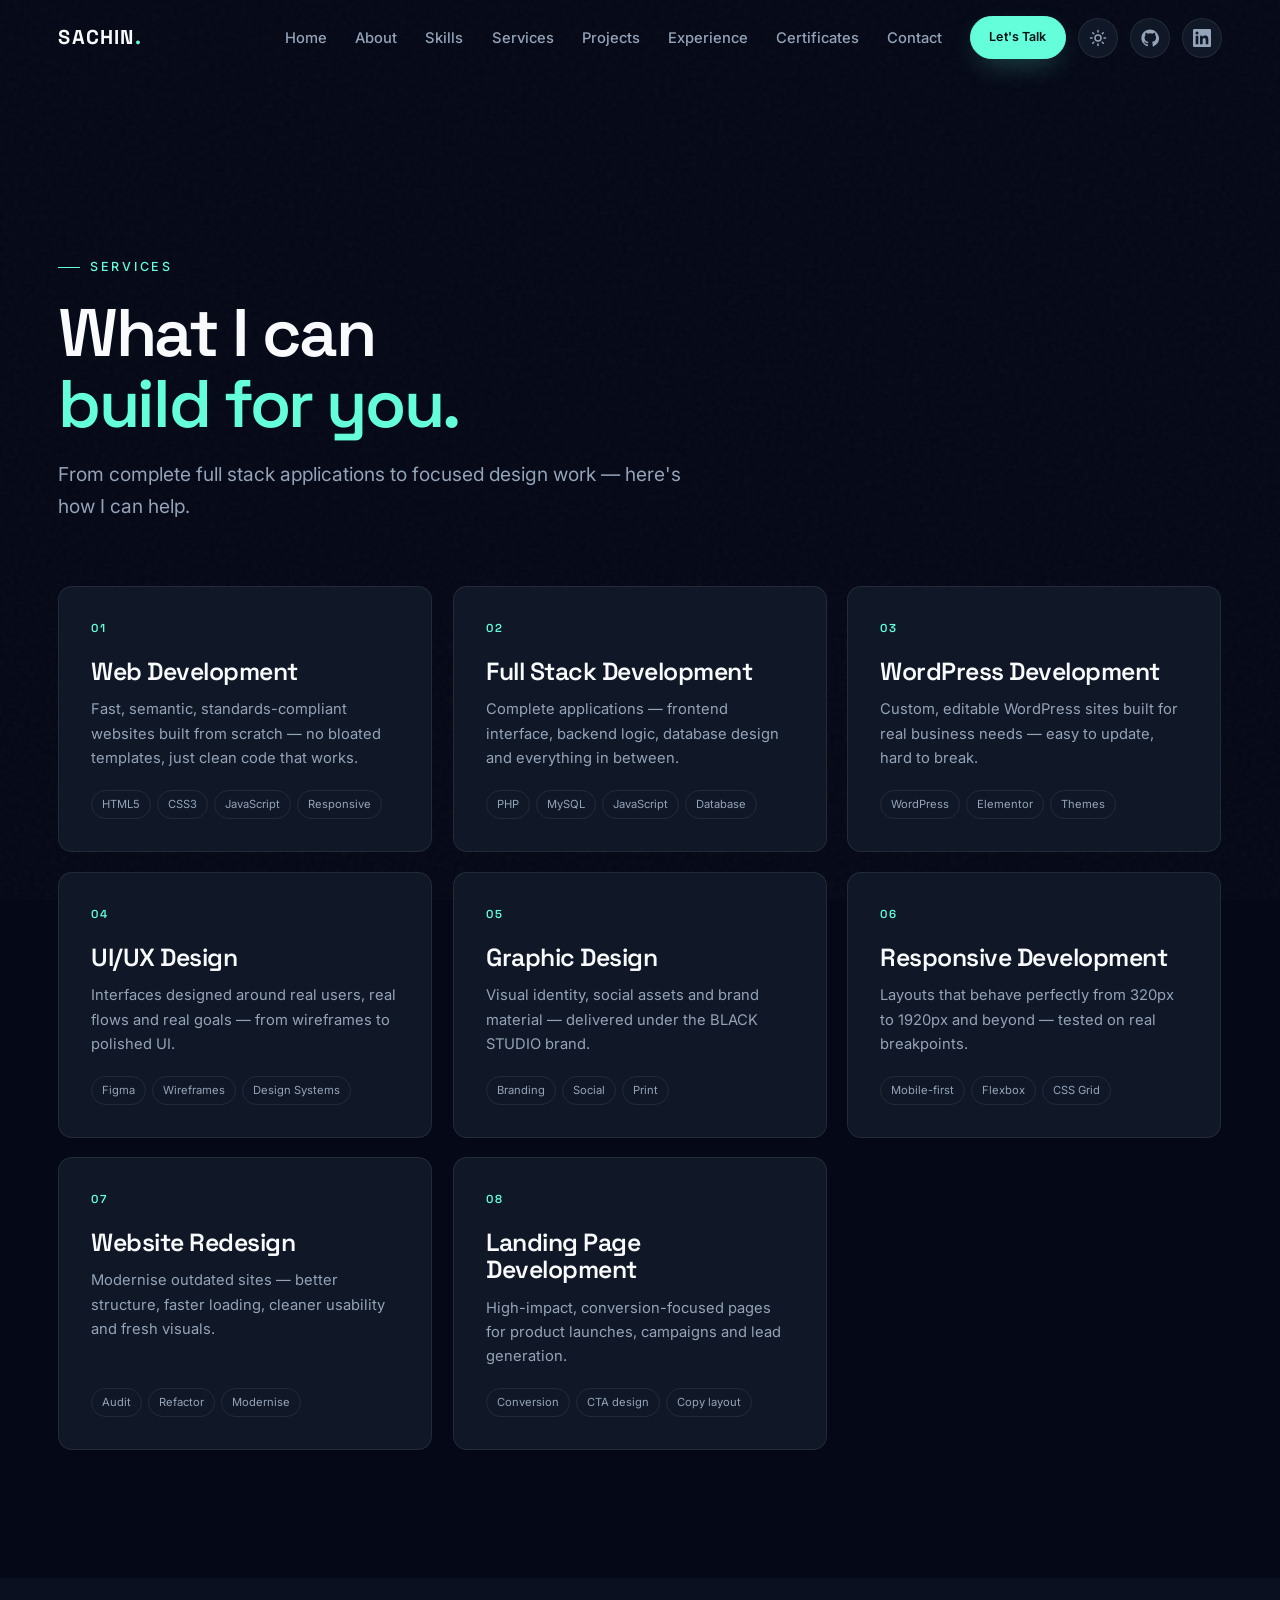
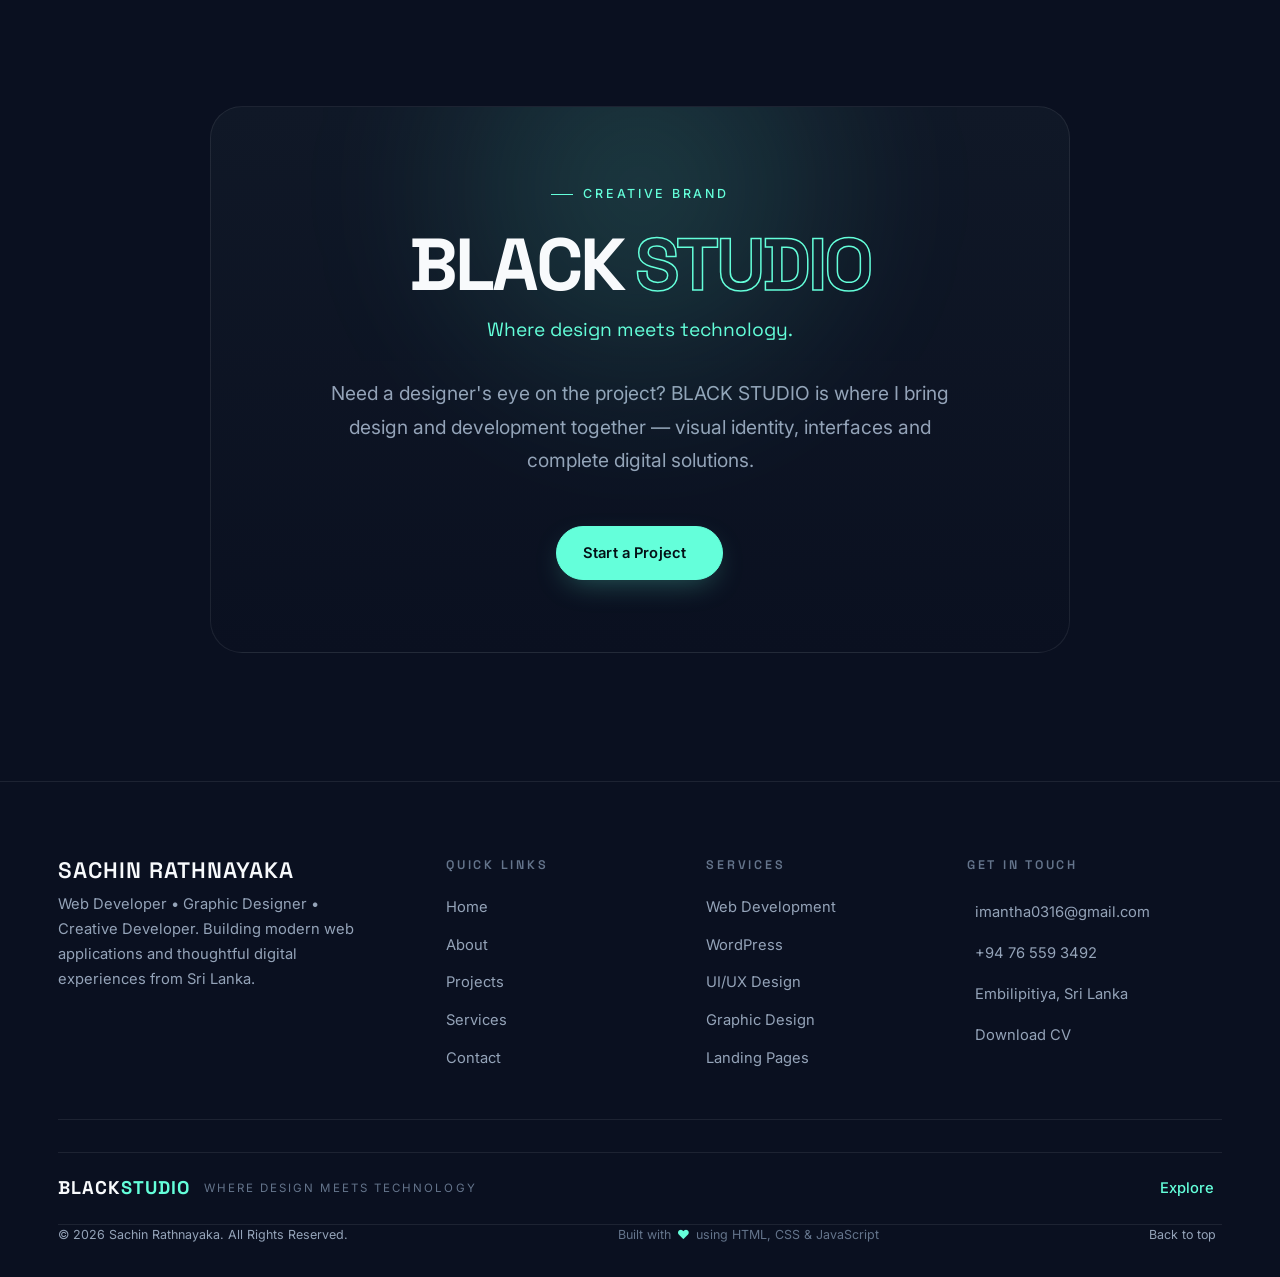
<file: services.html>
<!DOCTYPE html>
<html lang="en" data-theme="dark">
<head>
<meta charset="UTF-8">
<meta name="viewport" content="width=device-width, initial-scale=1">
<title>Services — Sachin Rathnayaka</title>
<meta name="description" content="Web development, WordPress, UI/UX design and graphic design services by Sachin Rathnayaka.">
<meta name="theme-color" content="#050816">
<link rel="icon" href="assets/icons/favicon.svg" type="image/svg+xml">
<script src="assets/js/theme.js"></script>
<link rel="preconnect" href="https://fonts.googleapis.com">
<link rel="preconnect" href="https://fonts.gstatic.com" crossorigin>
<link href="https://fonts.googleapis.com/css2?family=Inter:wght@400;500;600;700&family=Space+Grotesk:wght@500;600;700&display=swap" rel="stylesheet">
<link rel="stylesheet" href="assets/css/style.css">
<link rel="stylesheet" href="assets/css/components.css">
<link rel="stylesheet" href="assets/css/animations.css">
<link rel="stylesheet" href="assets/css/responsive.css">
</head>

<body data-page="services">
<div class="cursor" aria-hidden="true"><div class="cursor__dot"></div><div class="cursor__ring"></div></div>
<a class="skip-link" href="#main">Skip to main content</a>
<div id="site-header"></div>

<main id="main" style="padding-top:calc(var(--header-h) + 3rem)">

  <section class="section">
    <div class="container">
      <header class="section__head">
        <p class="section__index" data-reveal="up">Services</p>
        <h1 class="section__title" data-reveal="up" data-delay="1">
          What I can<br><em>build for you.</em>
        </h1>
        <p class="section__lead" data-reveal="up" data-delay="2">
          From complete full stack applications to focused design work — here's how I can help.
        </p>
      </header>

      <div class="services">
        <article class="service-card" data-reveal="up">
          <span class="service-card__num">01</span>
          <h3>Web Development</h3>
          <p>Fast, semantic, standards-compliant websites built from scratch — no bloated templates, just clean code that works.</p>
          <ul class="service-card__tags"><li>HTML5</li><li>CSS3</li><li>JavaScript</li><li>Responsive</li></ul>
        </article>
        <article class="service-card" data-reveal="up" data-delay="1">
          <span class="service-card__num">02</span>
          <h3>Full Stack Development</h3>
          <p>Complete applications — frontend interface, backend logic, database design and everything in between.</p>
          <ul class="service-card__tags"><li>PHP</li><li>MySQL</li><li>JavaScript</li><li>Database</li></ul>
        </article>
        <article class="service-card" data-reveal="up" data-delay="2">
          <span class="service-card__num">03</span>
          <h3>WordPress Development</h3>
          <p>Custom, editable WordPress sites built for real business needs — easy to update, hard to break.</p>
          <ul class="service-card__tags"><li>WordPress</li><li>Elementor</li><li>Themes</li></ul>
        </article>
        <article class="service-card" data-reveal="up" data-delay="3">
          <span class="service-card__num">04</span>
          <h3>UI/UX Design</h3>
          <p>Interfaces designed around real users, real flows and real goals — from wireframes to polished UI.</p>
          <ul class="service-card__tags"><li>Figma</li><li>Wireframes</li><li>Design Systems</li></ul>
        </article>
        <article class="service-card" data-reveal="up" data-delay="4">
          <span class="service-card__num">05</span>
          <h3>Graphic Design</h3>
          <p>Visual identity, social assets and brand material — delivered under the BLACK STUDIO brand.</p>
          <ul class="service-card__tags"><li>Branding</li><li>Social</li><li>Print</li></ul>
        </article>
        <article class="service-card" data-reveal="up" data-delay="5">
          <span class="service-card__num">06</span>
          <h3>Responsive Development</h3>
          <p>Layouts that behave perfectly from 320px to 1920px and beyond — tested on real breakpoints.</p>
          <ul class="service-card__tags"><li>Mobile-first</li><li>Flexbox</li><li>CSS Grid</li></ul>
        </article>
        <article class="service-card" data-reveal="up" data-delay="6">
          <span class="service-card__num">07</span>
          <h3>Website Redesign</h3>
          <p>Modernise outdated sites — better structure, faster loading, cleaner usability and fresh visuals.</p>
          <ul class="service-card__tags"><li>Audit</li><li>Refactor</li><li>Modernise</li></ul>
        </article>
        <article class="service-card" data-reveal="up" data-delay="7">
          <span class="service-card__num">08</span>
          <h3>Landing Page Development</h3>
          <p>High-impact, conversion-focused pages for product launches, campaigns and lead generation.</p>
          <ul class="service-card__tags"><li>Conversion</li><li>CTA design</li><li>Copy layout</li></ul>
        </article>
      </div>
    </div>
  </section>

  <section class="section section--alt">
    <div class="container">
      <div class="studio__inner" data-reveal="up">
        <div class="studio__glow" aria-hidden="true"></div>
        <p class="section__index">Creative Brand</p>
        <h2 class="studio__title">BLACK<span>STUDIO</span></h2>
        <p class="studio__sub">Where design meets technology.</p>
        <p class="studio__text">
          Need a designer's eye on the project? BLACK STUDIO is where I bring design and
          development together — visual identity, interfaces and complete digital solutions.
        </p>
        <a href="index.html#contact" class="btn btn--primary magnetic">
          Start a Project <span data-icon="arrow-right"></span>
        </a>
      </div>
    </div>
  </section>

</main>

<div id="site-footer"></div>
<button class="to-top" id="toTop" aria-label="Back to top"><span data-icon="arrow-up"></span></button>
<div class="toast" id="toast" role="status" aria-live="polite"></div>

<script src="assets/js/main.js" defer></script>
<script src="assets/js/animations.js" defer></script>
</body>
</html>
</file>
<file: assets/css/style.css>
/* ============================================================
   STYLE.CSS — Base, Variables, Layout, Typography
   Sachin Rathnayaka — Premium Portfolio
   ============================================================ */

/* ---------- DESIGN TOKENS ---------- */
:root {
  /* Colors — Dark (default) */
  --bg: #050816;
  --bg-2: #0A1020;
  --surface: #101827;
  --surface-2: #0F172A;
  --border: rgba(255, 255, 255, 0.08);
  --border-strong: rgba(255, 255, 255, 0.14);

  --text: #F8FAFC;
  --text-muted: #94A3B8;
  --text-dim: #64748B;

  --accent: #64FFDA;
  --accent-2: #38BDF8;
  --accent-soft: rgba(100, 255, 218, 0.12);
  --accent-glow: rgba(100, 255, 218, 0.35);

  /* Typography */
  --font-body: 'Inter', system-ui, -apple-system, 'Segoe UI', sans-serif;
  --font-display: 'Space Grotesk', 'Inter', system-ui, sans-serif;

  /* Fluid type scale */
  --fs-xs: clamp(0.72rem, 0.7rem + 0.1vw, 0.8rem);
  --fs-sm: clamp(0.82rem, 0.78rem + 0.2vw, 0.92rem);
  --fs-base: clamp(0.95rem, 0.9rem + 0.25vw, 1.05rem);
  --fs-md: clamp(1.05rem, 1rem + 0.3vw, 1.2rem);
  --fs-lg: clamp(1.25rem, 1.1rem + 0.7vw, 1.55rem);
  --fs-xl: clamp(1.6rem, 1.3rem + 1.4vw, 2.4rem);
  --fs-2xl: clamp(2rem, 1.6rem + 2vw, 3.2rem);
  --fs-3xl: clamp(2.4rem, 1.8rem + 3vw, 4.5rem);
  --fs-hero: clamp(2.6rem, 1.8rem + 4.2vw, 5.6rem);

  /* Spacing */
  --space-xs: 0.5rem;
  --space-sm: 0.75rem;
  --space-md: 1.25rem;
  --space-lg: 2rem;
  --space-xl: 3rem;
  --space-2xl: 5rem;
  --space-3xl: 7rem;

  /* Layout */
  --container: 1240px;
  --container-wide: 1440px;
  --radius-sm: 8px;
  --radius: 14px;
  --radius-lg: 22px;
  --radius-xl: 32px;

  /* Motion */
  --ease: cubic-bezier(0.22, 1, 0.36, 1);
  --ease-out: cubic-bezier(0.16, 1, 0.3, 1);
  --dur: 0.4s;
  --dur-slow: 0.8s;

  /* Shadows */
  --shadow-sm: 0 2px 8px rgba(0, 0, 0, 0.25);
  --shadow: 0 12px 40px rgba(0, 0, 0, 0.35);
  --shadow-lg: 0 30px 80px rgba(0, 0, 0, 0.5);
  --shadow-accent: 0 20px 60px -20px var(--accent-glow);

  /* Header height */
  --header-h: 76px;
}

/* ---------- LIGHT THEME ---------- */
[data-theme="light"] {
  --bg: #F4F6FB;
  --bg-2: #EAEEF7;
  --surface: #FFFFFF;
  --surface-2: #F8FAFC;
  --border: rgba(15, 23, 42, 0.08);
  --border-strong: rgba(15, 23, 42, 0.16);

  --text: #0B1220;
  --text-muted: #475569;
  --text-dim: #64748B;

  --accent: #0EA5A4;
  --accent-2: #0284C7;
  --accent-soft: rgba(14, 165, 164, 0.1);
  --accent-glow: rgba(14, 165, 164, 0.25);

  --shadow-sm: 0 2px 8px rgba(15, 23, 42, 0.06);
  --shadow: 0 12px 40px rgba(15, 23, 42, 0.08);
  --shadow-lg: 0 30px 80px rgba(15, 23, 42, 0.12);
}

/* ---------- RESET ---------- */
*, *::before, *::after { box-sizing: border-box; }
* { margin: 0; padding: 0; }

html {
  scroll-behavior: smooth;
  scroll-padding-top: var(--header-h);
  -webkit-text-size-adjust: 100%;
}

body {
  font-family: var(--font-body);
  font-size: var(--fs-base);
  line-height: 1.65;
  color: var(--text);
  background: var(--bg);
  overflow-x: hidden;
  -webkit-font-smoothing: antialiased;
  -moz-osx-font-smoothing: grayscale;
  transition: background-color 0.4s var(--ease), color 0.4s var(--ease);
}

body.is-loading { overflow: hidden; }

img, svg, video { display: block; max-width: 100%; height: auto; }
a { color: inherit; text-decoration: none; }
button { font: inherit; cursor: pointer; border: none; background: none; color: inherit; }
input, textarea, select { font: inherit; color: inherit; }
ul, ol { list-style: none; }

::selection { background: var(--accent); color: #041016; }

/* ---------- NOISE OVERLAY ---------- */
body::before {
  content: "";
  position: fixed;
  inset: 0;
  pointer-events: none;
  z-index: 1;
  opacity: 0.035;
  background-image: url("data:image/svg+xml,%3Csvg viewBox='0 0 200 200' xmlns='http://www.w3.org/2000/svg'%3E%3Cfilter id='n'%3E%3CfeTurbulence type='fractalNoise' baseFrequency='0.85' numOctaves='3'/%3E%3C/filter%3E%3Crect width='100%25' height='100%25' filter='url(%23n)'/%3E%3C/svg%3E");
}

/* ---------- TYPOGRAPHY ---------- */
h1, h2, h3, h4, h5, h6 {
  font-family: var(--font-display);
  font-weight: 600;
  line-height: 1.1;
  letter-spacing: -0.02em;
  color: var(--text);
}

h1 { font-size: var(--fs-hero); }
h2 { font-size: var(--fs-2xl); }
h3 { font-size: var(--fs-lg); }

p { color: var(--text-muted); }
strong { color: var(--text); font-weight: 600; }
em { font-style: normal; color: var(--accent); }

code {
  font-family: 'JetBrains Mono', ui-monospace, monospace;
  font-size: 0.9em;
  background: var(--surface);
  padding: 2px 8px;
  border-radius: 6px;
  border: 1px solid var(--border);
  color: var(--accent);
}

/* ---------- LAYOUT ---------- */
.container {
  width: 100%;
  max-width: var(--container);
  margin-inline: auto;
  padding-inline: clamp(1rem, 3vw, 2.5rem);
}

.section {
  position: relative;
  padding-block: clamp(4rem, 10vw, 8rem);
  z-index: 2;
}

.section--alt { background: var(--bg-2); }

.section__head {
  margin-bottom: clamp(2.5rem, 5vw, 4rem);
  max-width: 900px;
}

.section__head--split {
  display: flex;
  align-items: flex-end;
  justify-content: space-between;
  gap: var(--space-lg);
  flex-wrap: wrap;
  max-width: none;
}

.section__index {
  display: inline-block;
  font-family: var(--font-body);
  font-size: var(--fs-xs);
  font-weight: 500;
  letter-spacing: 0.22em;
  text-transform: uppercase;
  color: var(--accent);
  margin-bottom: var(--space-md);
  position: relative;
  padding-left: 32px;
}
.section__index::before {
  content: "";
  position: absolute;
  left: 0; top: 50%;
  width: 22px; height: 1px;
  background: var(--accent);
}

.section__title {
  font-size: var(--fs-3xl);
  letter-spacing: -0.035em;
  line-height: 1.05;
}

.section__lead {
  font-size: var(--fs-md);
  max-width: 640px;
  margin-top: var(--space-md);
  color: var(--text-muted);
}

.section__cta { margin-top: var(--space-xl); }

/* ---------- HEADER / NAV ---------- */
.header {
  position: fixed;
  top: 0; left: 0; right: 0;
  height: var(--header-h);
  z-index: 900;
  transition: background 0.35s var(--ease), border-color 0.35s var(--ease), backdrop-filter 0.35s;
  border-bottom: 1px solid transparent;
}

.header.is-scrolled {
  background: color-mix(in srgb, var(--bg) 72%, transparent);
  backdrop-filter: blur(18px) saturate(160%);
  -webkit-backdrop-filter: blur(18px) saturate(160%);
  border-bottom-color: var(--border);
}

.nav {
  height: 100%;
  display: flex;
  align-items: center;
  justify-content: space-between;
  gap: var(--space-md);
}

.logo {
  font-family: var(--font-display);
  font-size: 1.25rem;
  font-weight: 700;
  letter-spacing: 0.06em;
  color: var(--text);
  transition: color 0.3s;
}
.logo span { color: var(--accent); }
.logo:hover { color: var(--accent); }

.nav__menu {
  display: flex;
  align-items: center;
  gap: clamp(1rem, 2.2vw, 2rem);
}

.nav__list {
  display: flex;
  align-items: center;
  gap: clamp(1.4rem, 2.2vw, 2.2rem);
}

.nav__link {
  position: relative;
  font-size: var(--fs-sm);
  font-weight: 500;
  color: var(--text-muted);
  padding: 6px 0;
  transition: color 0.25s;
}
.nav__link::after {
  content: "";
  position: absolute;
  left: 0; bottom: 0;
  width: 0; height: 1px;
  background: var(--accent);
  transition: width 0.35s var(--ease);
}
.nav__link:hover,
.nav__link.is-active { color: var(--text); }
.nav__link:hover::after,
.nav__link.is-active::after { width: 100%; }

.nav__actions {
  display: flex;
  align-items: center;
  gap: var(--space-sm);
}

.icon-btn {
  width: 40px; height: 40px;
  display: grid;
  place-items: center;
  border-radius: 50%;
  border: 1px solid var(--border);
  background: var(--surface);
  color: var(--text-muted);
  transition: all 0.25s var(--ease);
}
.icon-btn:hover {
  color: var(--accent);
  border-color: var(--accent);
  transform: translateY(-2px);
  box-shadow: 0 8px 20px -8px var(--accent-glow);
}
.icon-btn svg { width: 18px; height: 18px; }

.hamburger {
  display: none;
  width: 44px; height: 44px;
  border-radius: 12px;
  border: 1px solid var(--border);
  background: var(--surface);
  position: relative;
  z-index: 1001;
}
.hamburger span {
  position: absolute;
  left: 50%; top: 50%;
  width: 18px; height: 1.6px;
  background: var(--text);
  transition: transform 0.35s var(--ease), opacity 0.25s;
}
.hamburger span:nth-child(1) { transform: translate(-50%, -6px); }
.hamburger span:nth-child(2) { transform: translate(-50%, 0); }
.hamburger span:nth-child(3) { transform: translate(-50%, 6px); }
.hamburger.is-open span:nth-child(1) { transform: translate(-50%, 0) rotate(45deg); }
.hamburger.is-open span:nth-child(2) { opacity: 0; }
.hamburger.is-open span:nth-child(3) { transform: translate(-50%, 0) rotate(-45deg); }

/* ---------- HERO ---------- */
.hero {
  position: relative;
  min-height: 100svh;
  display: flex;
  align-items: center;
  padding-top: calc(var(--header-h) + 3rem);
  padding-bottom: 4rem;
  overflow: hidden;
}

.hero__bg {
  position: absolute;
  inset: 0;
  z-index: 0;
  pointer-events: none;
  overflow: hidden;
}

.hero__grid {
  position: absolute;
  inset: 0;
  background-image:
    linear-gradient(var(--border) 1px, transparent 1px),
    linear-gradient(90deg, var(--border) 1px, transparent 1px);
  background-size: 64px 64px;
  mask-image: radial-gradient(ellipse 80% 60% at 50% 40%, #000 40%, transparent 80%);
  -webkit-mask-image: radial-gradient(ellipse 80% 60% at 50% 40%, #000 40%, transparent 80%);
  opacity: 0.6;
}

.hero__blob {
  position: absolute;
  border-radius: 50%;
  filter: blur(90px);
  opacity: 0.4;
}
.hero__blob--1 {
  width: 520px; height: 520px;
  top: -160px; right: -120px;
  background: radial-gradient(circle, var(--accent) 0%, transparent 70%);
}
.hero__blob--2 {
  width: 620px; height: 620px;
  bottom: -260px; left: -180px;
  background: radial-gradient(circle, var(--accent-2) 0%, transparent 70%);
  opacity: 0.28;
}

.hero__particles {
  position: absolute;
  inset: 0;
  width: 100%;
  height: 100%;
  opacity: 0.5;
}

.hero__inner {
  position: relative;
  z-index: 2;
  display: grid;
  grid-template-columns: 1.15fr 0.85fr;
  gap: clamp(2rem, 5vw, 5rem);
  align-items: center;
}

.hero__content { max-width: 720px; }

.eyebrow {
  display: inline-flex;
  align-items: center;
  gap: 10px;
  font-size: var(--fs-xs);
  font-weight: 500;
  letter-spacing: 0.18em;
  text-transform: uppercase;
  color: var(--text-muted);
  padding: 8px 14px 8px 12px;
  border-radius: 100px;
  border: 1px solid var(--border);
  background: color-mix(in srgb, var(--surface) 60%, transparent);
  margin-bottom: var(--space-lg);
  backdrop-filter: blur(10px);
}
.eyebrow__dot {
  width: 6px; height: 6px;
  border-radius: 50%;
  background: var(--accent);
  box-shadow: 0 0 10px var(--accent);
  animation: pulse 2.4s ease-in-out infinite;
}

.hero__title {
  font-size: var(--fs-hero);
  line-height: 1.02;
  letter-spacing: -0.04em;
  margin-bottom: var(--space-lg);
}
.hero__title em {
  position: relative;
  color: var(--accent);
  font-style: normal;
}
.hero__title em::after {
  content: "";
  position: absolute;
  left: 0; right: 0; bottom: 0.08em;
  height: 0.08em;
  background: var(--accent);
  opacity: 0.25;
  border-radius: 4px;
}

.hero__lead {
  font-size: var(--fs-md);
  max-width: 560px;
  margin-bottom: var(--space-xl);
  line-height: 1.7;
}

.hero__actions {
  display: flex;
  flex-wrap: wrap;
  gap: var(--space-sm);
  margin-bottom: var(--space-lg);
}

.hero__links {
  display: flex;
  flex-wrap: wrap;
  gap: var(--space-lg);
  padding-top: var(--space-md);
  border-top: 1px solid var(--border);
}
.hero__links a {
  display: inline-flex;
  align-items: center;
  gap: 8px;
  font-size: var(--fs-sm);
  color: var(--text-muted);
  transition: color 0.25s, gap 0.25s;
}
.hero__links a:hover { color: var(--accent); gap: 12px; }
.hero__links svg { width: 16px; height: 16px; }

/* ---------- HERO VISUAL ---------- */
.hero__visual {
  position: relative;
  display: grid;
  place-items: center;
  padding: 2rem;
}

.orb {
  position: relative;
  width: min(440px, 100%);
  aspect-ratio: 1;
  display: grid;
  place-items: center;
}

.orb__ring {
  position: absolute;
  inset: 0;
  border-radius: 50%;
  border: 1px dashed var(--border-strong);
  animation: spin 40s linear infinite;
}
.orb__ring--2 {
  inset: 10%;
  border-style: solid;
  border-color: var(--border);
  animation-duration: 60s;
  animation-direction: reverse;
}

.orb__glow {
  position: absolute;
  inset: 8%;
  border-radius: 50%;
  background: radial-gradient(circle at 30% 30%, var(--accent-glow), transparent 60%);
  filter: blur(30px);
  opacity: 0.7;
}

.orb__photo {
  position: relative;
  width: 72%;
  aspect-ratio: 1;
  border-radius: 50%;
  overflow: hidden;
  border: 2px solid var(--border-strong);
  background: var(--surface);
  box-shadow:
    0 0 0 8px color-mix(in srgb, var(--bg) 60%, transparent),
    0 30px 80px -20px var(--accent-glow);
  transition: transform 0.6s var(--ease);
}
.orb__photo img {
  width: 100%; height: 100%;
  object-fit: cover;
  transition: transform 0.8s var(--ease);
}
.orb:hover .orb__photo { transform: scale(1.02); }
.orb:hover .orb__photo img { transform: scale(1.08); }

.chip {
  position: absolute;
  font-family: var(--font-body);
  font-size: 0.72rem;
  font-weight: 600;
  letter-spacing: 0.05em;
  padding: 6px 12px;
  border-radius: 100px;
  background: color-mix(in srgb, var(--surface) 80%, transparent);
  border: 1px solid var(--border-strong);
  color: var(--text);
  backdrop-filter: blur(12px);
  white-space: nowrap;
}

.chip--float { animation: float 6s ease-in-out infinite; animation-delay: var(--delay, 0s); }
.chip--1 { top: 6%;  left: -4%; }
.chip--2 { top: 30%; right: -6%; }
.chip--3 { bottom: 32%; left: -8%; }
.chip--4 { bottom: 6%; right: 4%; }
.chip--5 { top: 52%; left: 2%; }

.status-card {
  position: absolute;
  bottom: 6%;
  right: -4%;
  display: flex;
  align-items: center;
  gap: 12px;
  padding: 12px 18px;
  border-radius: 100px;
  background: color-mix(in srgb, var(--surface) 85%, transparent);
  border: 1px solid var(--border-strong);
  backdrop-filter: blur(16px);
  box-shadow: var(--shadow);
  z-index: 3;
}
.status-card strong { font-size: var(--fs-sm); display: block; line-height: 1.2; }
.status-card small { font-size: 0.72rem; color: var(--text-muted); }
.status-card__pulse {
  width: 10px; height: 10px;
  border-radius: 50%;
  background: var(--accent);
  box-shadow: 0 0 0 0 var(--accent-glow);
  animation: ping 2s ease-out infinite;
}

/* ---------- SCROLL CUE ---------- */
.scroll-cue {
  position: absolute;
  bottom: 2rem;
  left: 50%;
  transform: translateX(-50%);
  display: flex;
  flex-direction: column;
  align-items: center;
  gap: 10px;
  font-size: 0.7rem;
  letter-spacing: 0.3em;
  text-transform: uppercase;
  color: var(--text-dim);
  z-index: 3;
}
.scroll-cue__line {
  width: 1px; height: 44px;
  background: linear-gradient(to bottom, var(--accent), transparent);
  position: relative;
  overflow: hidden;
}
.scroll-cue__line::after {
  content: "";
  position: absolute;
  top: 0; left: 0;
  width: 100%; height: 30%;
  background: var(--accent);
  animation: scrollDown 2s ease-in-out infinite;
}

/* ---------- MARQUEE ---------- */
.marquee {
  position: relative;
  border-block: 1px solid var(--border);
  background: var(--bg-2);
  overflow: hidden;
  padding-block: 1.5rem;
  z-index: 2;
}
.marquee__track {
  display: flex;
  gap: 2.5rem;
  white-space: nowrap;
  animation: marquee 40s linear infinite;
  font-family: var(--font-display);
  font-size: clamp(1rem, 1.5vw, 1.4rem);
  color: var(--text-muted);
  letter-spacing: 0.05em;
}
.marquee__track span { flex-shrink: 0; }

/* ---------- ABOUT ---------- */
.about {
  display: grid;
  grid-template-columns: 1.3fr 1fr;
  gap: clamp(2rem, 4vw, 4rem);
  align-items: start;
}
.about__text p + p { margin-top: 1.1rem; }
.about__text .lead {
  font-size: var(--fs-md);
  color: var(--text);
  margin-bottom: 1.2rem;
}

.learning {
  margin-top: var(--space-xl);
  padding: var(--space-lg);
  border: 1px solid var(--border);
  border-radius: var(--radius);
  background: var(--surface);
  position: relative;
  overflow: hidden;
}
.learning::before {
  content: "";
  position: absolute;
  left: 0; top: 0; bottom: 0;
  width: 3px;
  background: linear-gradient(to bottom, var(--accent), var(--accent-2));
}
.learning__label {
  font-size: var(--fs-xs);
  text-transform: uppercase;
  letter-spacing: 0.2em;
  color: var(--accent);
  margin-bottom: var(--space-sm);
}
.learning__list {
  display: grid;
  grid-template-columns: repeat(2, 1fr);
  gap: 8px 20px;
}
.learning__list li {
  font-size: var(--fs-sm);
  color: var(--text-muted);
  padding-left: 18px;
  position: relative;
}
.learning__list li::before {
  content: "→";
  position: absolute;
  left: 0;
  color: var(--accent);
}

.about__cards {
  display: grid;
  gap: var(--space-sm);
}

/* ---------- BRAND STATEMENT ---------- */
.statement {
  position: relative;
  padding-block: clamp(4rem, 9vw, 7rem);
  background:
    radial-gradient(ellipse at center, var(--accent-soft) 0%, transparent 70%),
    var(--bg);
  border-block: 1px solid var(--border);
  text-align: center;
  overflow: hidden;
}
.statement__quote {
  font-family: var(--font-display);
  font-size: clamp(1.8rem, 1.2rem + 3vw, 4rem);
  line-height: 1.15;
  letter-spacing: -0.03em;
  color: var(--text);
  display: flex;
  flex-direction: column;
  gap: 6px;
}
.statement__by {
  margin-top: var(--space-lg);
  font-size: var(--fs-sm);
  letter-spacing: 0.3em;
  text-transform: uppercase;
  color: var(--text-dim);
}

/* ---------- SKILLS ---------- */
.skills {
  display: grid;
  grid-template-columns: repeat(auto-fit, minmax(260px, 1fr));
  gap: var(--space-md);
}

/* ---------- SERVICES ---------- */
.services {
  display: grid;
  grid-template-columns: repeat(auto-fit, minmax(280px, 1fr));
  gap: var(--space-md);
}

/* ---------- PROJECTS ---------- */
.filters {
  display: flex;
  flex-wrap: wrap;
  gap: 8px;
  margin-bottom: var(--space-xl);
  padding-bottom: var(--space-md);
  border-bottom: 1px solid var(--border);
}
.filter {
  padding: 8px 18px;
  font-size: var(--fs-sm);
  font-weight: 500;
  color: var(--text-muted);
  border: 1px solid var(--border);
  border-radius: 100px;
  background: transparent;
  transition: all 0.25s var(--ease);
}
.filter:hover { color: var(--text); border-color: var(--border-strong); }
.filter.is-active {
  color: #041016;
  background: var(--accent);
  border-color: var(--accent);
  box-shadow: 0 8px 24px -8px var(--accent-glow);
}

.projects {
  display: grid;
  grid-template-columns: repeat(12, 1fr);
  gap: var(--space-lg);
}

/* ---------- BLACK STUDIO ---------- */
.studio {
  position: relative;
  overflow: hidden;
}
.studio__inner {
  position: relative;
  max-width: 860px;
  margin-inline: auto;
  text-align: center;
  padding: clamp(2.5rem, 6vw, 4.5rem);
  border: 1px solid var(--border);
  border-radius: var(--radius-xl);
  background: linear-gradient(180deg, var(--surface), var(--bg-2));
  overflow: hidden;
}
.studio__glow {
  position: absolute;
  top: -40%; left: 50%;
  transform: translateX(-50%);
  width: 600px; height: 600px;
  background: radial-gradient(circle, var(--accent-glow), transparent 65%);
  filter: blur(60px);
  pointer-events: none;
  opacity: 0.5;
}
.studio__title {
  position: relative;
  font-family: var(--font-display);
  font-size: clamp(2.4rem, 1.4rem + 4vw, 5rem);
  font-weight: 700;
  letter-spacing: -0.04em;
  color: var(--text);
  margin-bottom: 8px;
}
.studio__title span {
  color: transparent;
  -webkit-text-stroke: 1.5px var(--accent);
  text-stroke: 1.5px var(--accent);
  margin-left: 12px;
}
.studio__sub {
  font-size: var(--fs-md);
  color: var(--accent);
  margin-bottom: var(--space-lg);
  font-family: var(--font-display);
}
.studio__text {
  max-width: 620px;
  margin: 0 auto var(--space-xl);
  font-size: var(--fs-md);
  line-height: 1.75;
}
.studio__services {
  display: flex;
  flex-wrap: wrap;
  justify-content: center;
  gap: 10px;
  margin-bottom: var(--space-xl);
}
.studio__services li {
  font-size: var(--fs-sm);
  padding: 8px 16px;
  border: 1px solid var(--border-strong);
  border-radius: 100px;
  background: color-mix(in srgb, var(--bg) 60%, transparent);
  color: var(--text);
  transition: all 0.25s;
}
.studio__services li:hover {
  border-color: var(--accent);
  color: var(--accent);
}

/* ---------- STATS ---------- */
.stats {
  padding-block: clamp(3rem, 6vw, 5rem);
  border-block: 1px solid var(--border);
  background: var(--bg-2);
  position: relative;
  z-index: 2;
}
.stats__grid {
  display: grid;
  grid-template-columns: repeat(auto-fit, minmax(180px, 1fr));
  gap: var(--space-lg);
}
.stat {
  text-align: center;
  padding: var(--space-md);
}
.stat__num {
  display: block;
  font-family: var(--font-display);
  font-size: clamp(2.5rem, 1.6rem + 3vw, 4rem);
  font-weight: 700;
  letter-spacing: -0.04em;
  color: var(--accent);
  line-height: 1;
  margin-bottom: 8px;
}
.stat__num--inf { font-size: clamp(3rem, 2rem + 3.5vw, 4.5rem); }
.stat__label {
  font-size: var(--fs-sm);
  color: var(--text-muted);
  letter-spacing: 0.05em;
}

/* ---------- TIMELINE ---------- */
.timeline-wrap {
  display: grid;
  grid-template-columns: 1fr 1fr;
  gap: clamp(2rem, 4vw, 4rem);
}
.timeline-col__title {
  font-size: var(--fs-lg);
  margin-bottom: var(--space-lg);
  padding-bottom: var(--space-sm);
  border-bottom: 1px solid var(--border);
  color: var(--text);
}
.timeline {
  position: relative;
  padding-left: 28px;
}
.timeline::before {
  content: "";
  position: absolute;
  left: 8px; top: 8px; bottom: 0;
  width: 1px;
  background: linear-gradient(to bottom, var(--accent), transparent);
}
.timeline__item {
  position: relative;
  padding-bottom: var(--space-lg);
}
.timeline__item::before {
  content: "";
  position: absolute;
  left: -25px; top: 6px;
  width: 12px; height: 12px;
  border-radius: 50%;
  background: var(--bg);
  border: 2px solid var(--accent);
  box-shadow: 0 0 0 4px color-mix(in srgb, var(--accent) 15%, transparent);
}
.timeline__year {
  display: inline-block;
  font-family: var(--font-display);
  font-size: var(--fs-sm);
  font-weight: 600;
  color: var(--accent);
  letter-spacing: 0.05em;
  margin-bottom: 8px;
}
.timeline__card h4 {
  font-size: var(--fs-md);
  font-family: var(--font-display);
  margin-bottom: 6px;
  color: var(--text);
}
.timeline__org {
  font-size: var(--fs-sm);
  color: var(--text);
  margin-bottom: 4px;
}
.timeline__meta {
  font-size: var(--fs-xs);
  color: var(--text-dim);
  margin-bottom: var(--space-sm);
  letter-spacing: 0.05em;
}
.timeline__list { margin-top: var(--space-sm); }
.timeline__list li {
  font-size: var(--fs-sm);
  color: var(--text-muted);
  padding: 4px 0 4px 20px;
  position: relative;
  line-height: 1.6;
}
.timeline__list li::before {
  content: "";
  position: absolute;
  left: 0; top: 13px;
  width: 8px; height: 1px;
  background: var(--accent);
}

/* ---------- WHY ---------- */
.why {
  display: grid;
  grid-template-columns: repeat(auto-fit, minmax(260px, 1fr));
  gap: var(--space-md);
}

/* ---------- PROCESS ---------- */
.process {
  display: grid;
  grid-template-columns: repeat(auto-fit, minmax(160px, 1fr));
  gap: var(--space-md);
  counter-reset: proc;
}
.process__step {
  position: relative;
  padding: var(--space-lg) var(--space-md);
  border: 1px solid var(--border);
  border-radius: var(--radius);
  background: var(--surface);
  transition: all 0.35s var(--ease);
}
.process__step:hover {
  border-color: var(--accent);
  transform: translateY(-4px);
}
.process__step span {
  font-family: var(--font-display);
  font-size: var(--fs-sm);
  font-weight: 700;
  color: var(--accent);
  letter-spacing: 0.1em;
  display: block;
  margin-bottom: var(--space-sm);
}
.process__step h3 {
  font-size: var(--fs-md);
  margin-bottom: 6px;
}
.process__step p {
  font-size: var(--fs-sm);
  line-height: 1.55;
}

/* ---------- CERTIFICATES ---------- */
.certs {
  display: grid;
  grid-template-columns: repeat(auto-fit, minmax(260px, 1fr));
  gap: var(--space-md);
}
.placeholder-note {
  margin-top: var(--space-lg);
  display: flex;
  align-items: center;
  gap: 10px;
  font-size: var(--fs-sm);
  color: var(--text-dim);
  padding: var(--space-md);
  border: 1px dashed var(--border-strong);
  border-radius: var(--radius);
}
.placeholder-note svg { color: var(--accent); flex-shrink: 0; }

/* ---------- CONTACT ---------- */
.contact__grid {
  display: grid;
  grid-template-columns: 1.4fr 1fr;
  gap: clamp(2rem, 4vw, 4rem);
  align-items: start;
}

.form {
  display: flex;
  flex-direction: column;
  gap: var(--space-md);
}
.form__row {
  display: grid;
  grid-template-columns: 1fr 1fr;
  gap: var(--space-md);
}
.field { display: flex; flex-direction: column; gap: 8px; }
.field label {
  font-size: var(--fs-sm);
  font-weight: 500;
  color: var(--text);
  letter-spacing: 0.02em;
}
.field input,
.field textarea {
  width: 100%;
  padding: 14px 16px;
  font-size: var(--fs-sm);
  color: var(--text);
  background: var(--surface);
  border: 1px solid var(--border);
  border-radius: var(--radius-sm);
  transition: border-color 0.25s, box-shadow 0.25s, background 0.25s;
  font-family: inherit;
  resize: vertical;
}
.field input::placeholder,
.field textarea::placeholder { color: var(--text-dim); }
.field input:focus,
.field textarea:focus {
  outline: none;
  border-color: var(--accent);
  box-shadow: 0 0 0 3px var(--accent-soft);
  background: var(--surface-2);
}
.field.has-error input,
.field.has-error textarea { border-color: #ef4444; }
.field__error {
  font-size: 0.75rem;
  color: #ef4444;
  min-height: 0;
}
.form__note {
  font-size: 0.75rem;
  color: var(--text-dim);
  text-align: center;
}

.contact__info {
  display: grid;
  gap: var(--space-sm);
}
.contact-card {
  padding: var(--space-md) var(--space-lg);
  border: 1px solid var(--border);
  border-radius: var(--radius);
  background: var(--surface);
  transition: all 0.25s var(--ease);
}
.contact-card:hover {
  border-color: var(--border-strong);
  transform: translateY(-2px);
}
.contact-card__label {
  font-size: var(--fs-xs);
  text-transform: uppercase;
  letter-spacing: 0.18em;
  color: var(--accent);
  margin-bottom: 8px;
}
.contact-card a,
.contact-card p {
  font-size: var(--fs-sm);
  color: var(--text);
  word-break: break-word;
}
.contact-card a:hover { color: var(--accent); }
.contact-card__row {
  display: flex;
  align-items: center;
  justify-content: space-between;
  gap: var(--space-sm);
}
.contact-card__row .icon-btn { width: 34px; height: 34px; flex-shrink: 0; }

/* ---------- FOOTER ---------- */
.footer {
  background: var(--bg-2);
  border-top: 1px solid var(--border);
  padding-block: clamp(3rem, 6vw, 5rem) 2rem;
  position: relative;
  z-index: 2;
}
.footer__grid {
  display: grid;
  grid-template-columns: 1.6fr 1fr 1fr 1.2fr;
  gap: var(--space-xl);
  padding-bottom: var(--space-xl);
  border-bottom: 1px solid var(--border);
  margin-bottom: var(--space-lg);
}
.footer__brand h3 {
  font-family: var(--font-display);
  font-size: 1.4rem;
  letter-spacing: 0.04em;
  margin-bottom: 8px;
}
.footer__brand p {
  font-size: var(--fs-sm);
  color: var(--text-muted);
  max-width: 320px;
  line-height: 1.7;
}
.footer__col h4 {
  font-size: var(--fs-xs);
  font-weight: 600;
  text-transform: uppercase;
  letter-spacing: 0.22em;
  color: var(--text-dim);
  margin-bottom: var(--space-md);
}
.footer__col ul { display: flex; flex-direction: column; gap: 10px; }
.footer__col a {
  font-size: var(--fs-sm);
  color: var(--text-muted);
  transition: color 0.25s, padding-left 0.25s;
  display: inline-flex;
  align-items: center;
  gap: 8px;
}
.footer__col a:hover { color: var(--accent); padding-left: 4px; }
.footer__col svg { width: 15px; height: 15px; }

.footer__bottom {
  display: flex;
  align-items: center;
  justify-content: space-between;
  gap: var(--space-md);
  flex-wrap: wrap;
  font-size: var(--fs-xs);
  color: var(--text-dim);
}
.footer__bottom a:hover { color: var(--accent); }

/* ---------- BACK TO TOP ---------- */
.to-top {
  position: fixed;
  bottom: 28px;
  right: 28px;
  width: 48px; height: 48px;
  display: grid;
  place-items: center;
  border-radius: 50%;
  background: var(--surface);
  border: 1px solid var(--border);
  color: var(--text);
  z-index: 500;
  opacity: 0;
  pointer-events: none;
  transform: translateY(20px);
  transition: all 0.35s var(--ease);
  backdrop-filter: blur(10px);
  box-shadow: var(--shadow);
}
.to-top.is-visible {
  opacity: 1;
  pointer-events: auto;
  transform: translateY(0);
}
.to-top:hover {
  background: var(--accent);
  color: #041016;
  border-color: var(--accent);
  box-shadow: 0 12px 32px -8px var(--accent-glow);
}
.to-top svg { width: 20px; height: 20px; }

/* ---------- TOAST ---------- */
.toast {
  position: fixed;
  bottom: 28px;
  left: 50%;
  transform: translateX(-50%) translateY(100px);
  padding: 12px 22px;
  font-size: var(--fs-sm);
  font-weight: 500;
  background: var(--surface);
  color: var(--text);
  border: 1px solid var(--border-strong);
  border-radius: 100px;
  box-shadow: var(--shadow-lg);
  z-index: 2000;
  opacity: 0;
  transition: all 0.4s var(--ease);
  backdrop-filter: blur(14px);
  pointer-events: none;
  max-width: 90vw;
}
.toast.is-visible {
  transform: translateX(-50%) translateY(0);
  opacity: 1;
}
.toast.is-success { border-color: var(--accent); color: var(--accent); }
.toast.is-error { border-color: #ef4444; color: #ef4444; }

/* ---------- LOADER ---------- */
.loader {
  position: fixed;
  inset: 0;
  background: var(--bg);
  z-index: 5000;
  display: grid;
  place-items: center;
  gap: 24px;
  transition: opacity 0.6s var(--ease), visibility 0.6s;
}
.loader.is-hidden { opacity: 0; visibility: hidden; }
.loader__mark {
  font-family: var(--font-display);
  font-size: 2.4rem;
  font-weight: 700;
  color: var(--text);
  letter-spacing: 0.1em;
  animation: pulseFade 1.4s ease-in-out infinite;
}
.loader__mark span { color: var(--accent); }
.loader__bar {
  width: 180px;
  height: 2px;
  background: var(--border);
  border-radius: 2px;
  overflow: hidden;
}
.loader__bar span {
  display: block;
  height: 100%;
  width: 40%;
  background: linear-gradient(90deg, transparent, var(--accent), transparent);
  animation: loadBar 1.3s ease-in-out infinite;
}

/* ---------- CUSTOM CURSOR ---------- */
.cursor {
  position: fixed;
  top: 0; left: 0;
  pointer-events: none;
  z-index: 9999;
  mix-blend-mode: difference;
  opacity: 0;
  transition: opacity 0.3s;
}
.cursor.is-active { opacity: 1; }
.cursor__dot,
.cursor__ring {
  position: fixed;
  top: 0; left: 0;
  border-radius: 50%;
  transform: translate(-50%, -50%);
  will-change: transform;
}
.cursor__dot {
  width: 6px; height: 6px;
  background: var(--accent);
}
.cursor__ring {
  width: 34px; height: 34px;
  border: 1px solid var(--accent);
  transition: width 0.25s var(--ease), height 0.25s var(--ease), background 0.25s;
}
.cursor.is-hover .cursor__ring {
  width: 56px; height: 56px;
  background: color-mix(in srgb, var(--accent) 15%, transparent);
}

/* ---------- SCROLL PROGRESS ---------- */
.scroll-progress {
  position: fixed;
  top: 0; left: 0; right: 0;
  height: 2px;
  z-index: 1000;
  background: transparent;
  pointer-events: none;
}
.scroll-progress span {
  display: block;
  height: 100%;
  width: 0%;
  background: linear-gradient(90deg, var(--accent), var(--accent-2));
  transition: width 0.1s linear;
  box-shadow: 0 0 12px var(--accent-glow);
}

/* ---------- SKIP LINK ---------- */
.skip-link {
  position: fixed;
  top: -100px;
  left: 20px;
  padding: 12px 20px;
  background: var(--accent);
  color: #041016;
  font-weight: 600;
  border-radius: var(--radius-sm);
  z-index: 9999;
  transition: top 0.3s;
}
.skip-link:focus { top: 20px; }

/* ---------- UTILITY ---------- */
.link-arrow {
  display: inline-flex;
  align-items: center;
  gap: 8px;
  font-size: var(--fs-sm);
  font-weight: 500;
  color: var(--accent);
  transition: gap 0.25s var(--ease);
}
.link-arrow:hover { gap: 14px; }
.link-arrow svg { width: 16px; height: 16px; }

.placeholder-note svg { width: 18px; height: 18px; }
</file>
<file: assets/css/components.css>
/* ============================================================
   COMPONENTS.CSS — Buttons, Cards, Modals, Reusable Parts
   ============================================================ */

/* ---------- BUTTONS ---------- */
.btn {
  position: relative;
  display: inline-flex;
  align-items: center;
  justify-content: center;
  gap: 10px;
  padding: 14px 26px;
  font-size: var(--fs-sm);
  font-weight: 600;
  font-family: var(--font-body);
  letter-spacing: 0.01em;
  border-radius: 100px;
  border: 1px solid transparent;
  transition: all 0.35s var(--ease);
  white-space: nowrap;
  overflow: hidden;
  cursor: pointer;
}
.btn svg { width: 16px; height: 16px; transition: transform 0.35s var(--ease); }
.btn:hover svg { transform: translateX(3px); }

.btn--primary {
  background: var(--accent);
  color: #041016;
  border-color: var(--accent);
  box-shadow: 0 10px 30px -10px var(--accent-glow);
}
.btn--primary:hover {
  transform: translateY(-2px);
  box-shadow: 0 18px 40px -12px var(--accent-glow);
}

.btn--ghost {
  background: transparent;
  color: var(--text);
  border-color: var(--border-strong);
}
.btn--ghost:hover {
  border-color: var(--accent);
  color: var(--accent);
  background: var(--accent-soft);
  transform: translateY(-2px);
}

.btn--full { width: 100%; }
.btn--sm { padding: 10px 18px; font-size: var(--fs-xs); }
.btn--icon { padding: 12px; }

/* ---------- INFO CARD (About) ---------- */
.info-card {
  padding: var(--space-lg);
  border: 1px solid var(--border);
  border-radius: var(--radius);
  background: var(--surface);
  transition: all 0.35s var(--ease);
  position: relative;
  overflow: hidden;
}
.info-card::after {
  content: "";
  position: absolute;
  top: 0; left: 0;
  height: 1px;
  width: 0;
  background: linear-gradient(90deg, var(--accent), transparent);
  transition: width 0.5s var(--ease);
}
.info-card:hover {
  border-color: var(--border-strong);
  transform: translateY(-3px);
}
.info-card:hover::after { width: 100%; }
.info-card__label {
  font-size: var(--fs-xs);
  text-transform: uppercase;
  letter-spacing: 0.2em;
  color: var(--text-dim);
  margin-bottom: 8px;
}
.info-card__value {
  font-family: var(--font-display);
  font-size: var(--fs-md);
  font-weight: 600;
  color: var(--text);
  margin-bottom: 4px;
}
.info-card__meta {
  font-size: var(--fs-xs);
  color: var(--text-muted);
}
.info-card--accent {
  border-color: color-mix(in srgb, var(--accent) 40%, transparent);
  background: linear-gradient(135deg, var(--surface), var(--accent-soft));
}
.info-card--accent .info-card__value { color: var(--accent); }

/* ---------- SKILL CARD ---------- */
.skill-card {
  position: relative;
  padding: var(--space-lg);
  border: 1px solid var(--border);
  border-radius: var(--radius);
  background: var(--surface);
  transition: all 0.4s var(--ease);
  overflow: hidden;
}
.skill-card::before {
  content: "";
  position: absolute;
  inset: 0;
  background: radial-gradient(circle at 100% 0%, var(--accent-soft), transparent 55%);
  opacity: 0;
  transition: opacity 0.5s;
  pointer-events: none;
}
.skill-card:hover {
  transform: translateY(-4px);
  border-color: var(--border-strong);
}
.skill-card:hover::before { opacity: 1; }

.skill-card__num {
  display: block;
  font-family: var(--font-display);
  font-size: 0.72rem;
  font-weight: 600;
  letter-spacing: 0.15em;
  color: var(--accent);
  margin-bottom: var(--space-md);
  padding-bottom: var(--space-sm);
  border-bottom: 1px solid var(--border);
}
.skill-card__title {
  font-size: var(--fs-lg);
  margin-bottom: var(--space-md);
  color: var(--text);
}
.skill-tags {
  display: flex;
  flex-wrap: wrap;
  gap: 8px;
}
.skill-tags li {
  font-size: 0.75rem;
  font-weight: 500;
  padding: 5px 11px;
  border: 1px solid var(--border);
  border-radius: 6px;
  color: var(--text-muted);
  background: color-mix(in srgb, var(--bg) 40%, transparent);
  transition: all 0.25s;
}
.skill-card:hover .skill-tags li {
  border-color: var(--border-strong);
  color: var(--text);
}

/* ---------- SERVICE CARD ---------- */
.service-card {
  position: relative;
  display: flex;
  flex-direction: column;
  padding: var(--space-lg);
  border: 1px solid var(--border);
  border-radius: var(--radius);
  background: var(--surface);
  transition: all 0.4s var(--ease);
  overflow: hidden;
  min-height: 260px;
}
.service-card::before {
  content: "";
  position: absolute;
  top: 0; left: 0;
  width: 100%; height: 1px;
  background: linear-gradient(90deg, transparent, var(--accent), transparent);
  transform: translateX(-100%);
  transition: transform 0.6s var(--ease);
}
.service-card:hover {
  transform: translateY(-6px);
  border-color: var(--border-strong);
  box-shadow: var(--shadow);
}
.service-card:hover::before { transform: translateX(100%); }

.service-card__num {
  font-family: var(--font-display);
  font-size: 0.72rem;
  font-weight: 600;
  color: var(--accent);
  letter-spacing: 0.15em;
  margin-bottom: var(--space-md);
}
.service-card h3 {
  font-size: var(--fs-lg);
  margin-bottom: var(--space-sm);
  color: var(--text);
  transition: color 0.3s;
}
.service-card:hover h3 { color: var(--accent); }
.service-card p {
  font-size: var(--fs-sm);
  line-height: 1.65;
  margin-bottom: var(--space-md);
  flex-grow: 1;
}
.service-card__tags {
  display: flex;
  flex-wrap: wrap;
  gap: 6px;
}
.service-card__tags li {
  font-size: 0.7rem;
  padding: 4px 10px;
  border: 1px solid var(--border);
  border-radius: 100px;
  color: var(--text-muted);
}
.service-card__arrow {
  position: absolute;
  top: var(--space-lg);
  right: var(--space-lg);
  width: 36px; height: 36px;
  display: grid;
  place-items: center;
  border-radius: 50%;
  border: 1px solid var(--border);
  color: var(--text-muted);
  transition: all 0.35s var(--ease);
}
.service-card__arrow svg { width: 16px; height: 16px; }
.service-card:hover .service-card__arrow {
  background: var(--accent);
  border-color: var(--accent);
  color: #041016;
  transform: rotate(45deg);
}

/* ---------- PROJECT CARD ---------- */
.project-card {
  grid-column: span 6;
  position: relative;
  border: 1px solid var(--border);
  border-radius: var(--radius-lg);
  background: var(--surface);
  overflow: hidden;
  transition: all 0.5s var(--ease);
  display: flex;
  flex-direction: column;
}
.project-card--wide { grid-column: span 12; }
.project-card--full { grid-column: span 12; }

.project-card:hover {
  transform: translateY(-6px);
  border-color: var(--border-strong);
  box-shadow: var(--shadow-lg);
}

.project-card__media {
  position: relative;
  aspect-ratio: 16 / 10;
  overflow: hidden;
  background: var(--bg-2);
}
.project-card--wide .project-card__media { aspect-ratio: 21 / 9; }

.project-card__media img {
  width: 100%; height: 100%;
  object-fit: cover;
  transition: transform 0.8s var(--ease);
}
.project-card:hover .project-card__media img { transform: scale(1.06); }

.project-card__media::after {
  content: "";
  position: absolute;
  inset: 0;
  background: linear-gradient(180deg, transparent 40%, rgba(5, 8, 22, 0.85));
  opacity: 0.85;
}

.project-card__category {
  position: absolute;
  top: 16px;
  left: 16px;
  z-index: 2;
  font-size: 0.7rem;
  font-weight: 600;
  letter-spacing: 0.15em;
  text-transform: uppercase;
  padding: 6px 12px;
  border-radius: 100px;
  background: color-mix(in srgb, var(--bg) 70%, transparent);
  border: 1px solid var(--border-strong);
  color: var(--accent);
  backdrop-filter: blur(10px);
}

.project-card__body {
  padding: var(--space-lg);
  display: flex;
  flex-direction: column;
  gap: var(--space-sm);
  flex-grow: 1;
}
.project-card__title {
  font-size: var(--fs-xl);
  font-family: var(--font-display);
  letter-spacing: -0.02em;
  color: var(--text);
  transition: color 0.3s;
}
.project-card:hover .project-card__title { color: var(--accent); }

.project-card__desc {
  font-size: var(--fs-sm);
  line-height: 1.65;
  color: var(--text-muted);
}
.project-card__tags {
  display: flex;
  flex-wrap: wrap;
  gap: 6px;
  margin-top: auto;
  padding-top: var(--space-sm);
}
.project-card__tags li {
  font-size: 0.7rem;
  padding: 4px 10px;
  border: 1px solid var(--border);
  border-radius: 100px;
  color: var(--text-muted);
  font-weight: 500;
}
.project-card__actions {
  display: flex;
  flex-wrap: wrap;
  gap: 8px;
  padding-top: var(--space-sm);
  border-top: 1px solid var(--border);
  margin-top: var(--space-sm);
}
.project-card__actions .btn { padding: 9px 16px; font-size: 0.78rem; }

.project-card.is-hidden { display: none; }

/* ---------- WHY CARD ---------- */
.why__card {
  padding: var(--space-lg);
  border: 1px solid var(--border);
  border-radius: var(--radius);
  background: var(--surface);
  transition: all 0.4s var(--ease);
  position: relative;
  overflow: hidden;
}
.why__card::before {
  content: "";
  position: absolute;
  top: 0; left: 0;
  width: 3px; height: 0;
  background: var(--accent);
  transition: height 0.5s var(--ease);
}
.why__card:hover {
  transform: translateY(-4px);
  border-color: var(--border-strong);
}
.why__card:hover::before { height: 100%; }
.why__card h3 {
  font-size: var(--fs-md);
  margin-bottom: 8px;
  color: var(--text);
}
.why__card p {
  font-size: var(--fs-sm);
  line-height: 1.65;
}
.why__card--wide { grid-column: span 2; }

/* ---------- CERT CARD ---------- */
.cert-card {
  position: relative;
  border: 1px solid var(--border);
  border-radius: var(--radius);
  background: var(--surface);
  overflow: hidden;
  cursor: pointer;
  transition: all 0.4s var(--ease);
}
.cert-card:hover {
  transform: translateY(-4px);
  border-color: var(--accent);
  box-shadow: var(--shadow);
}
.cert-card__media {
  aspect-ratio: 4 / 3;
  overflow: hidden;
  background: var(--bg-2);
}
.cert-card__media img {
  width: 100%; height: 100%;
  object-fit: cover;
  transition: transform 0.6s var(--ease);
}
.cert-card:hover .cert-card__media img { transform: scale(1.05); }
.cert-card__body {
  padding: var(--space-md);
}
.cert-card__cat {
  font-size: 0.68rem;
  letter-spacing: 0.18em;
  text-transform: uppercase;
  color: var(--accent);
  margin-bottom: 6px;
  display: block;
}
.cert-card__title {
  font-size: var(--fs-md);
  font-family: var(--font-display);
  color: var(--text);
  margin-bottom: 4px;
  line-height: 1.3;
}
.cert-card__meta {
  font-size: var(--fs-xs);
  color: var(--text-muted);
}

/* ---------- MODAL ---------- */
.modal {
  position: fixed;
  inset: 0;
  z-index: 3000;
  display: grid;
  place-items: center;
  padding: var(--space-lg);
  opacity: 0;
  visibility: hidden;
  transition: opacity 0.35s var(--ease), visibility 0.35s;
}
.modal.is-open { opacity: 1; visibility: visible; }

.modal__overlay {
  position: absolute;
  inset: 0;
  background: color-mix(in srgb, var(--bg) 80%, transparent);
  backdrop-filter: blur(14px);
  -webkit-backdrop-filter: blur(14px);
}
.modal__content {
  position: relative;
  z-index: 1;
  max-width: 900px;
  width: 100%;
  max-height: 90vh;
  overflow: auto;
  border: 1px solid var(--border-strong);
  border-radius: var(--radius-lg);
  background: var(--surface);
  box-shadow: var(--shadow-lg);
  transform: scale(0.94);
  transition: transform 0.4s var(--ease);
}
.modal.is-open .modal__content { transform: scale(1); }
.modal__content img { width: 100%; height: auto; display: block; }
.modal__close {
  position: absolute;
  top: 14px;
  right: 14px;
  width: 40px; height: 40px;
  border-radius: 50%;
  background: color-mix(in srgb, var(--bg) 70%, transparent);
  border: 1px solid var(--border-strong);
  color: var(--text);
  display: grid;
  place-items: center;
  z-index: 2;
  backdrop-filter: blur(10px);
  transition: all 0.25s;
}
.modal__close:hover {
  background: var(--accent);
  color: #041016;
  border-color: var(--accent);
}
.modal__close svg { width: 18px; height: 18px; }
.modal__caption {
  padding: var(--space-lg);
  border-top: 1px solid var(--border);
}

/* ---------- PILL ---------- */
.pill {
  display: inline-flex;
  align-items: center;
  gap: 6px;
  font-size: 0.72rem;
  font-weight: 500;
  padding: 5px 12px;
  border-radius: 100px;
  border: 1px solid var(--border);
  background: color-mix(in srgb, var(--surface) 60%, transparent);
  color: var(--text-muted);
}
.pill--accent {
  border-color: color-mix(in srgb, var(--accent) 40%, transparent);
  color: var(--accent);
  background: var(--accent-soft);
} 

/* ---------- FOOTER STUDIO STRIP ---------- */
.footer__studio {
  display: flex;
  align-items: center;
  justify-content: space-between;
  gap: 1rem;
  flex-wrap: wrap;
  padding: 1.25rem 0;
  border-top: 1px solid var(--border);
  border-bottom: 1px solid var(--border);
}

.footer__studio-left {
  display: flex;
  align-items: center;
  gap: 14px;
  flex-wrap: wrap;
}

.footer__studio-brand {
  font-family: var(--font-display);
  font-weight: 700;
  font-size: 1.15rem;
  letter-spacing: 0.05em;
  color: var(--text);
}
.footer__studio-brand span {
  color: var(--accent);
}

.footer__studio-tag {
  color: var(--text-dim);
  font-size: 0.72rem;
  letter-spacing: 0.18em;
  text-transform: uppercase;
}

/* ---------- FOOTER BOTTOM ---------- */
.footer__credit {
  display: inline-flex !important;
  align-items: center;
  gap: 6px;
  color: var(--text-dim) !important;
}
.footer__heart {
  color: var(--accent);
  animation: pulse 2s ease-in-out infinite;
}

.footer__backtop {
  display: inline-flex;
  align-items: center;
  gap: 6px;
  color: var(--text-muted);
  transition: color 0.25s, gap 0.25s;
}
.footer__backtop:hover {
  color: var(--accent);
  gap: 10px;
}
.footer__backtop svg {
  width: 14px;
  height: 14px;
}

/* Mobile */
@media (max-width: 768px) {
  .footer__studio {
    flex-direction: column;
    align-items: flex-start;
  }
  .footer__bottom {
    flex-direction: column;
    align-items: flex-start !important;
    gap: 0.75rem !important;
  }
}
</file>
<file: assets/css/animations.css>
/* ============================================================
   ANIMATIONS.CSS — Keyframes + Reveal Animations
   ============================================================ */

/* ---------- KEYFRAMES ---------- */
@keyframes pulse {
  0%, 100% { transform: scale(1); opacity: 1; }
  50% { transform: scale(1.35); opacity: 0.6; }
}

@keyframes ping {
  0% { box-shadow: 0 0 0 0 var(--accent-glow); }
  70% { box-shadow: 0 0 0 12px transparent; }
  100% { box-shadow: 0 0 0 0 transparent; }
}

@keyframes spin {
  to { transform: rotate(360deg); }
}

@keyframes float {
  0%, 100% { transform: translateY(0) rotate(0deg); }
  50% { transform: translateY(-12px) rotate(1.5deg); }
}

@keyframes scrollDown {
  0% { transform: translateY(-100%); }
  100% { transform: translateY(400%); }
}

@keyframes marquee {
  from { transform: translateX(0); }
  to { transform: translateX(-50%); }
}

@keyframes loadBar {
  0% { transform: translateX(-120%); }
  100% { transform: translateX(300%); }
}

@keyframes pulseFade {
  0%, 100% { opacity: 1; }
  50% { opacity: 0.55; }
}

@keyframes floatParticle {
  0%, 100% { transform: translate(0, 0); }
  50% { transform: translate(20px, -30px); }
}

/* ---------- REVEAL ANIMATIONS ---------- */
[data-reveal] {
  opacity: 0;
  transition:
    opacity 0.85s var(--ease-out),
    transform 0.85s var(--ease-out);
  will-change: opacity, transform;
}
[data-reveal="up"] { transform: translateY(36px); }
[data-reveal="down"] { transform: translateY(-36px); }
[data-reveal="left"] { transform: translateX(-36px); }
[data-reveal="right"], [data-reveal="fade-left"] { transform: translateX(36px); }
[data-reveal="fade"] { transform: none; }
[data-reveal="scale"] { transform: scale(0.94); }

[data-reveal].is-visible {
  opacity: 1;
  transform: none;
}

[data-delay="1"] { transition-delay: 0.08s; }
[data-delay="2"] { transition-delay: 0.16s; }
[data-delay="3"] { transition-delay: 0.24s; }
[data-delay="4"] { transition-delay: 0.32s; }
[data-delay="5"] { transition-delay: 0.4s; }
[data-delay="6"] { transition-delay: 0.48s; }
[data-delay="7"] { transition-delay: 0.56s; }

/* ---------- MAGNETIC ---------- */
.magnetic {
  transition: transform 0.3s var(--ease);
  will-change: transform;
}

/* ---------- REDUCED MOTION ---------- */
@media (prefers-reduced-motion: reduce) {
  *,
  *::before,
  *::after {
    animation-duration: 0.01ms !important;
    animation-iteration-count: 1 !important;
    transition-duration: 0.01ms !important;
    scroll-behavior: auto !important;
  }
  [data-reveal] {
    opacity: 1 !important;
    transform: none !important;
  }
  .orb__ring,
  .chip--float,
  .marquee__track,
  .hero__particles { animation: none !important; }
}
</file>
<file: assets/css/responsive.css>
/* ============================================================
   RESPONSIVE.CSS — Media Queries
   ============================================================ */

/* ---------- 1280px + below ---------- */
@media (max-width: 1280px) {
  .hero__inner { gap: 3rem; }
  .orb { width: min(400px, 100%); }
}

/* ---------- 1024px + below ---------- */
@media (max-width: 1024px) {
  .hero__inner {
    grid-template-columns: 1fr;
    text-align: left;
    gap: 3rem;
  }
  .hero__visual {
    order: -1;
    max-width: 480px;
    margin-inline: auto;
    width: 100%;
  }
  .orb { width: min(360px, 90vw); }
  .status-card { bottom: 2%; right: 0; }

  .about { grid-template-columns: 1fr; gap: 3rem; }
  .timeline-wrap { grid-template-columns: 1fr; gap: 3rem; }
  .contact__grid { grid-template-columns: 1fr; gap: 3rem; }
  .footer__grid {
    grid-template-columns: 1fr 1fr;
    gap: var(--space-lg);
  }
  .project-card { grid-column: span 12; }
}

/* ---------- 900px + below ---------- */
@media (max-width: 900px) {
  .nav__list { display: none; }
  .hamburger { display: grid; }
  .nav__actions .nav__gh-link { display: none; }

  /* Mobile menu */
  .mobile-menu {
    position: fixed;
    inset: 0;
    background: var(--bg);
    z-index: 1000;
    display: flex;
    flex-direction: column;
    justify-content: center;
    padding: 6rem 2rem 3rem;
    opacity: 0;
    visibility: hidden;
    transform: translateY(-20px);
    transition: all 0.45s var(--ease);
    overflow-y: auto;
  }
  .mobile-menu.is-open {
    opacity: 1;
    visibility: visible;
    transform: none;
  }
  .mobile-menu__list {
    display: flex;
    flex-direction: column;
    gap: 0.5rem;
    margin-bottom: 3rem;
  }
  .mobile-menu__link {
    display: flex;
    align-items: baseline;
    gap: 1rem;
    padding: 12px 0;
    font-family: var(--font-display);
    font-size: clamp(1.6rem, 5vw, 2.2rem);
    font-weight: 600;
    color: var(--text);
    border-bottom: 1px solid var(--border);
    transition: color 0.25s, padding-left 0.25s;
  }
  .mobile-menu__link span {
    font-family: var(--font-body);
    font-size: 0.75rem;
    color: var(--accent);
    letter-spacing: 0.1em;
  }
  .mobile-menu__link:hover,
  .mobile-menu__link.is-active {
    color: var(--accent);
    padding-left: 12px;
  }
  .mobile-menu__actions {
    display: flex;
    flex-wrap: wrap;
    gap: 12px;
  }
}

/* ---------- 768px + below ---------- */
@media (max-width: 768px) {
  :root { --header-h: 68px; }

  .section { padding-block: 4rem; }
  .section__head--split { align-items: flex-start; }

  .hero { padding-top: calc(var(--header-h) + 2rem); }
  .hero__title { font-size: clamp(2.2rem, 8vw, 3.4rem); }
  .hero__actions { flex-direction: column; align-items: stretch; }
  .hero__actions .btn { width: 100%; justify-content: center; }
  .hero__links { gap: var(--space-md); }

  .form__row { grid-template-columns: 1fr; }
  .why__card--wide { grid-column: span 1; }
  .learning__list { grid-template-columns: 1fr; }

  .footer__grid {
    grid-template-columns: 1fr;
    gap: var(--space-lg);
  }
  .footer__bottom {
    flex-direction: column;
    align-items: flex-start;
    gap: var(--space-sm);
  }

  .to-top { bottom: 20px; right: 20px; width: 44px; height: 44px; }

  /* Disable custom cursor on touch */
  .cursor { display: none; }
}

/* ---------- 480px + below ---------- */
@media (max-width: 480px) {
  .container { padding-inline: 1.25rem; }

  .hero__title { font-size: clamp(1.9rem, 8.5vw, 2.6rem); }
  .section__title { font-size: clamp(1.7rem, 7vw, 2.2rem); }

  .orb { width: min(280px, 84vw); }
  .chip { font-size: 0.65rem; padding: 5px 10px; }
  .chip--1 { top: 2%; left: -2%; }
  .chip--2 { top: 28%; right: -4%; }
  .chip--3 { bottom: 30%; left: -4%; }
  .chip--4 { bottom: 2%; right: 0; }
  .chip--5 { display: none; }

  .status-card { padding: 10px 14px; gap: 10px; }
  .status-card strong { font-size: 0.78rem; }
  .status-card small { font-size: 0.65rem; }

  .project-card__actions .btn {
    flex: 1 1 100%;
    justify-content: center;
  }

  .filters {
    overflow-x: auto;
    flex-wrap: nowrap;
    padding-bottom: 12px;
    scrollbar-width: none;
  }
  .filters::-webkit-scrollbar { display: none; }
  .filter { flex-shrink: 0; }

  .studio__inner { padding: 2rem 1.5rem; }
  .studio__title span { margin-left: 6px; }
}

/* ---------- 360px + below ---------- */
@media (max-width: 360px) {
  .hero__title { font-size: 1.75rem; }
  .btn { padding: 12px 20px; font-size: 0.82rem; }
  .eyebrow { font-size: 0.62rem; padding: 6px 12px; }
}

/* ---------- MOBILE MENU (hidden on desktop) ---------- */
@media (min-width: 901px) {
  .mobile-menu { display: none; }
}
</file>
